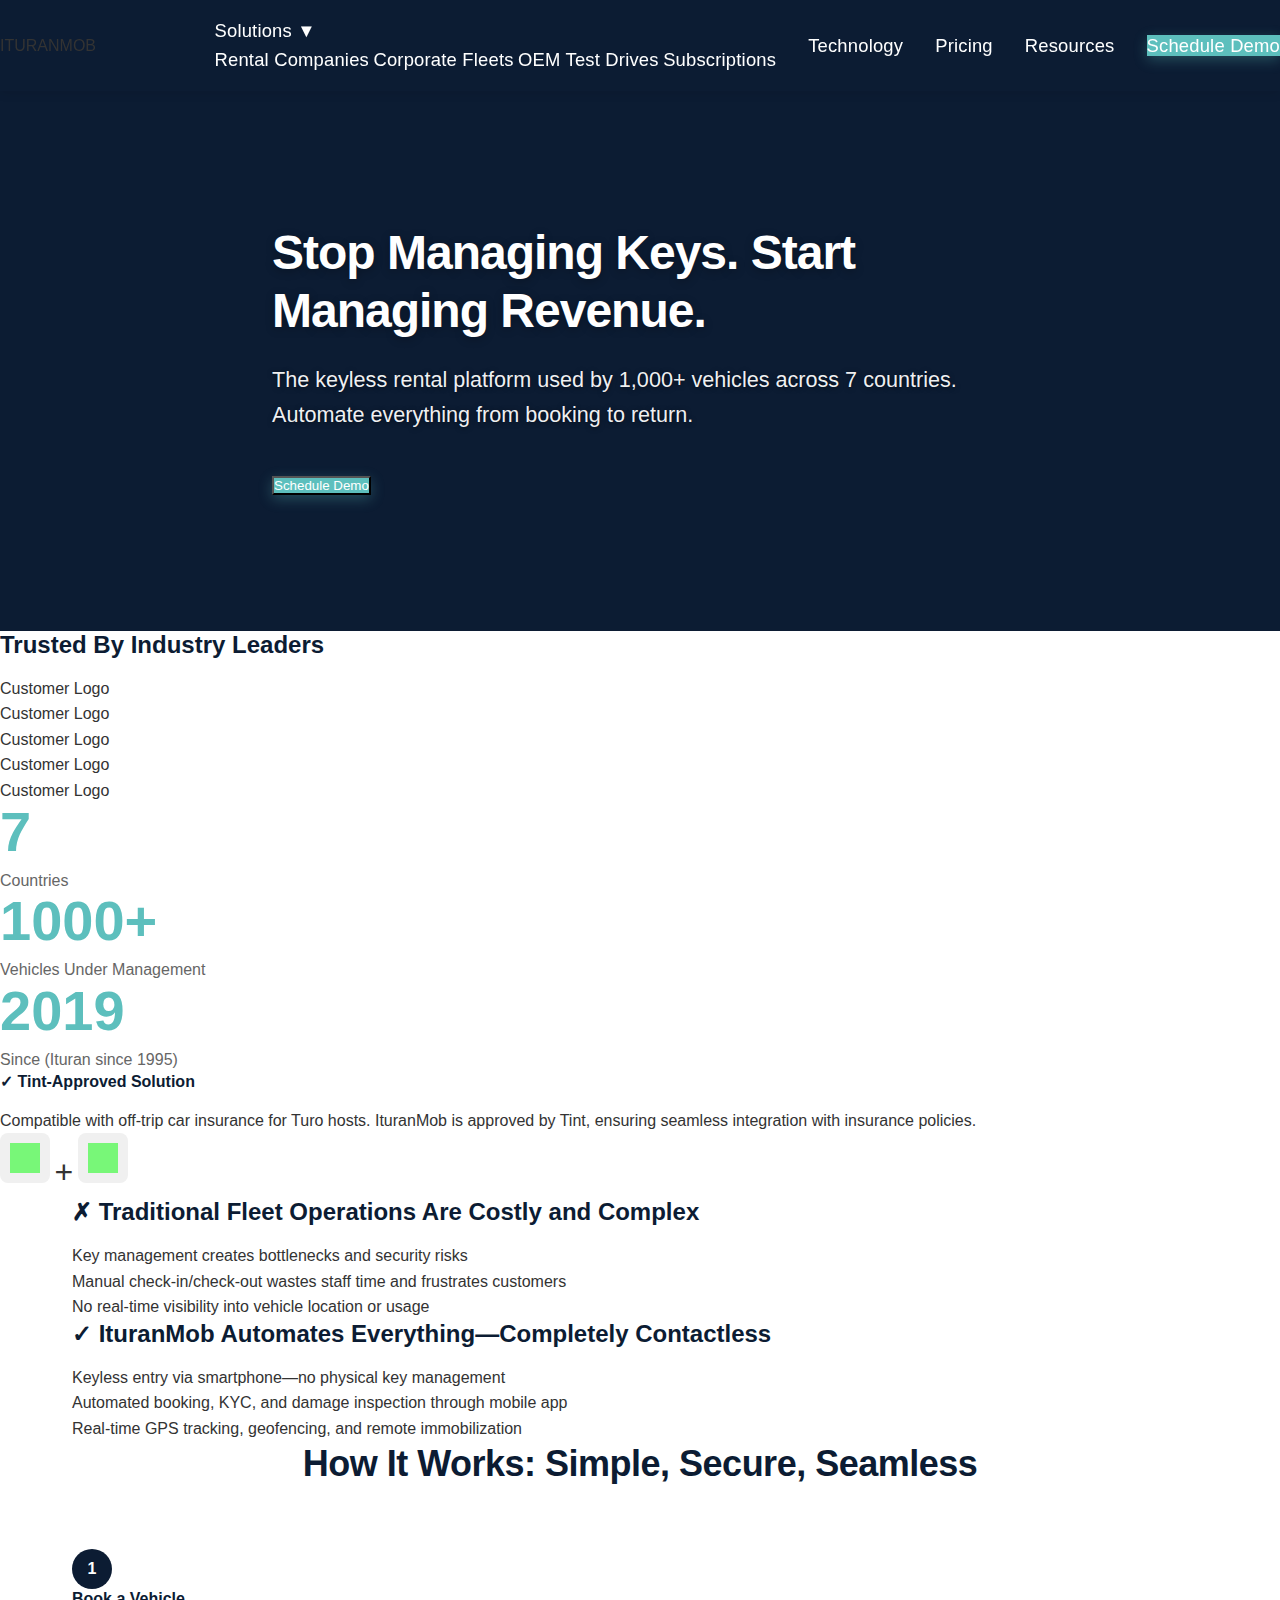
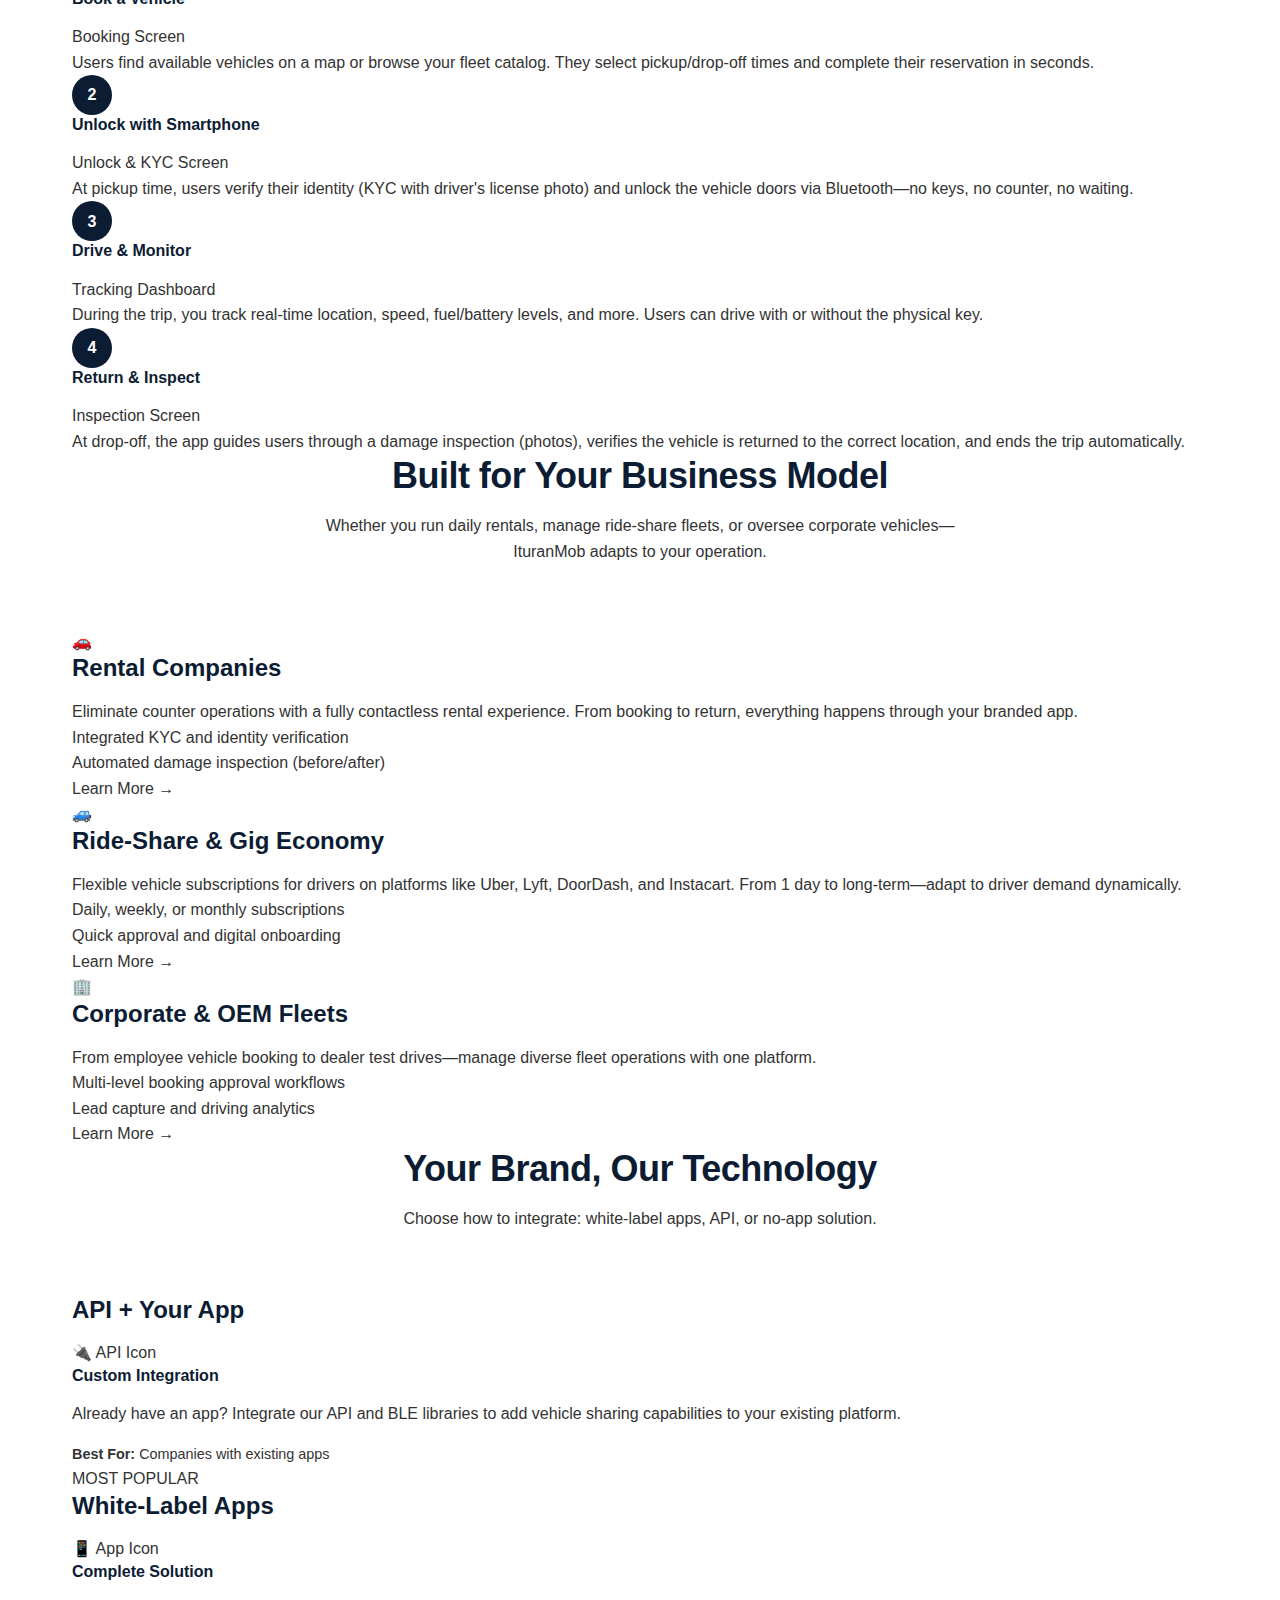
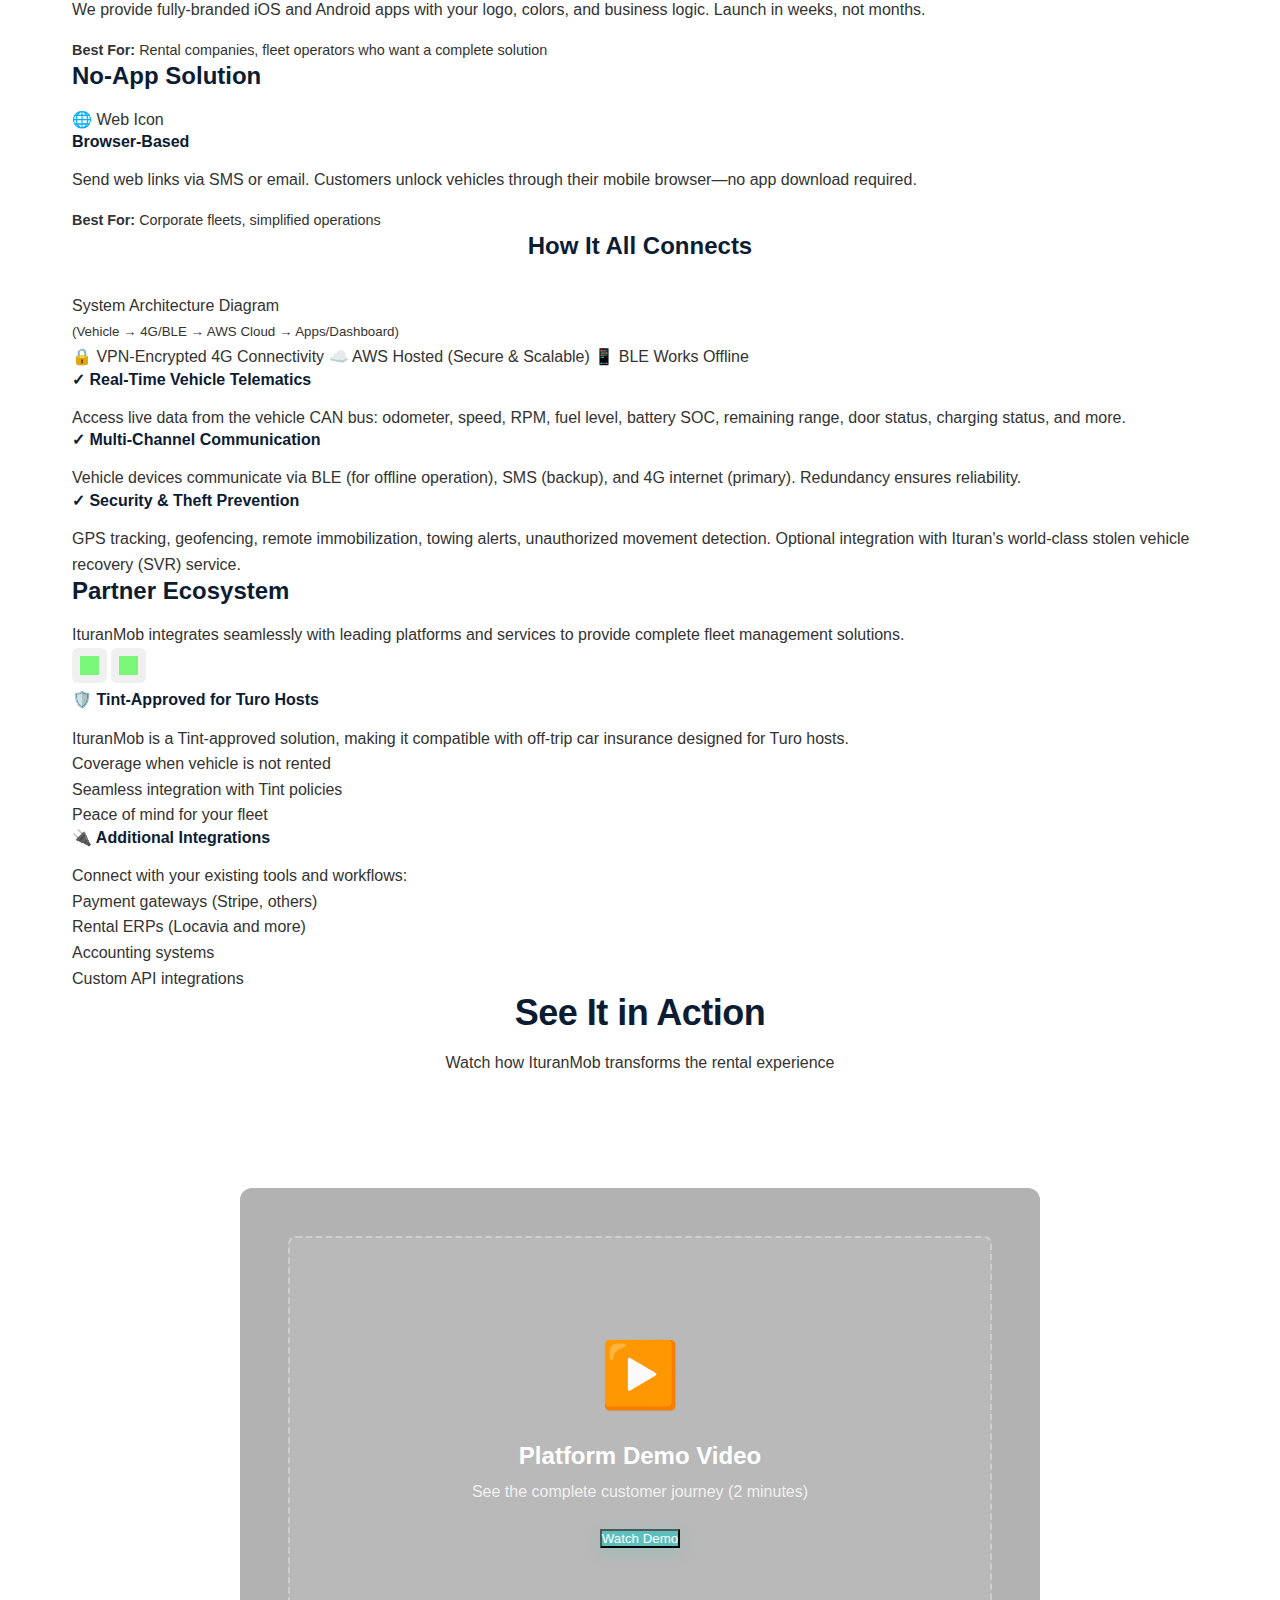
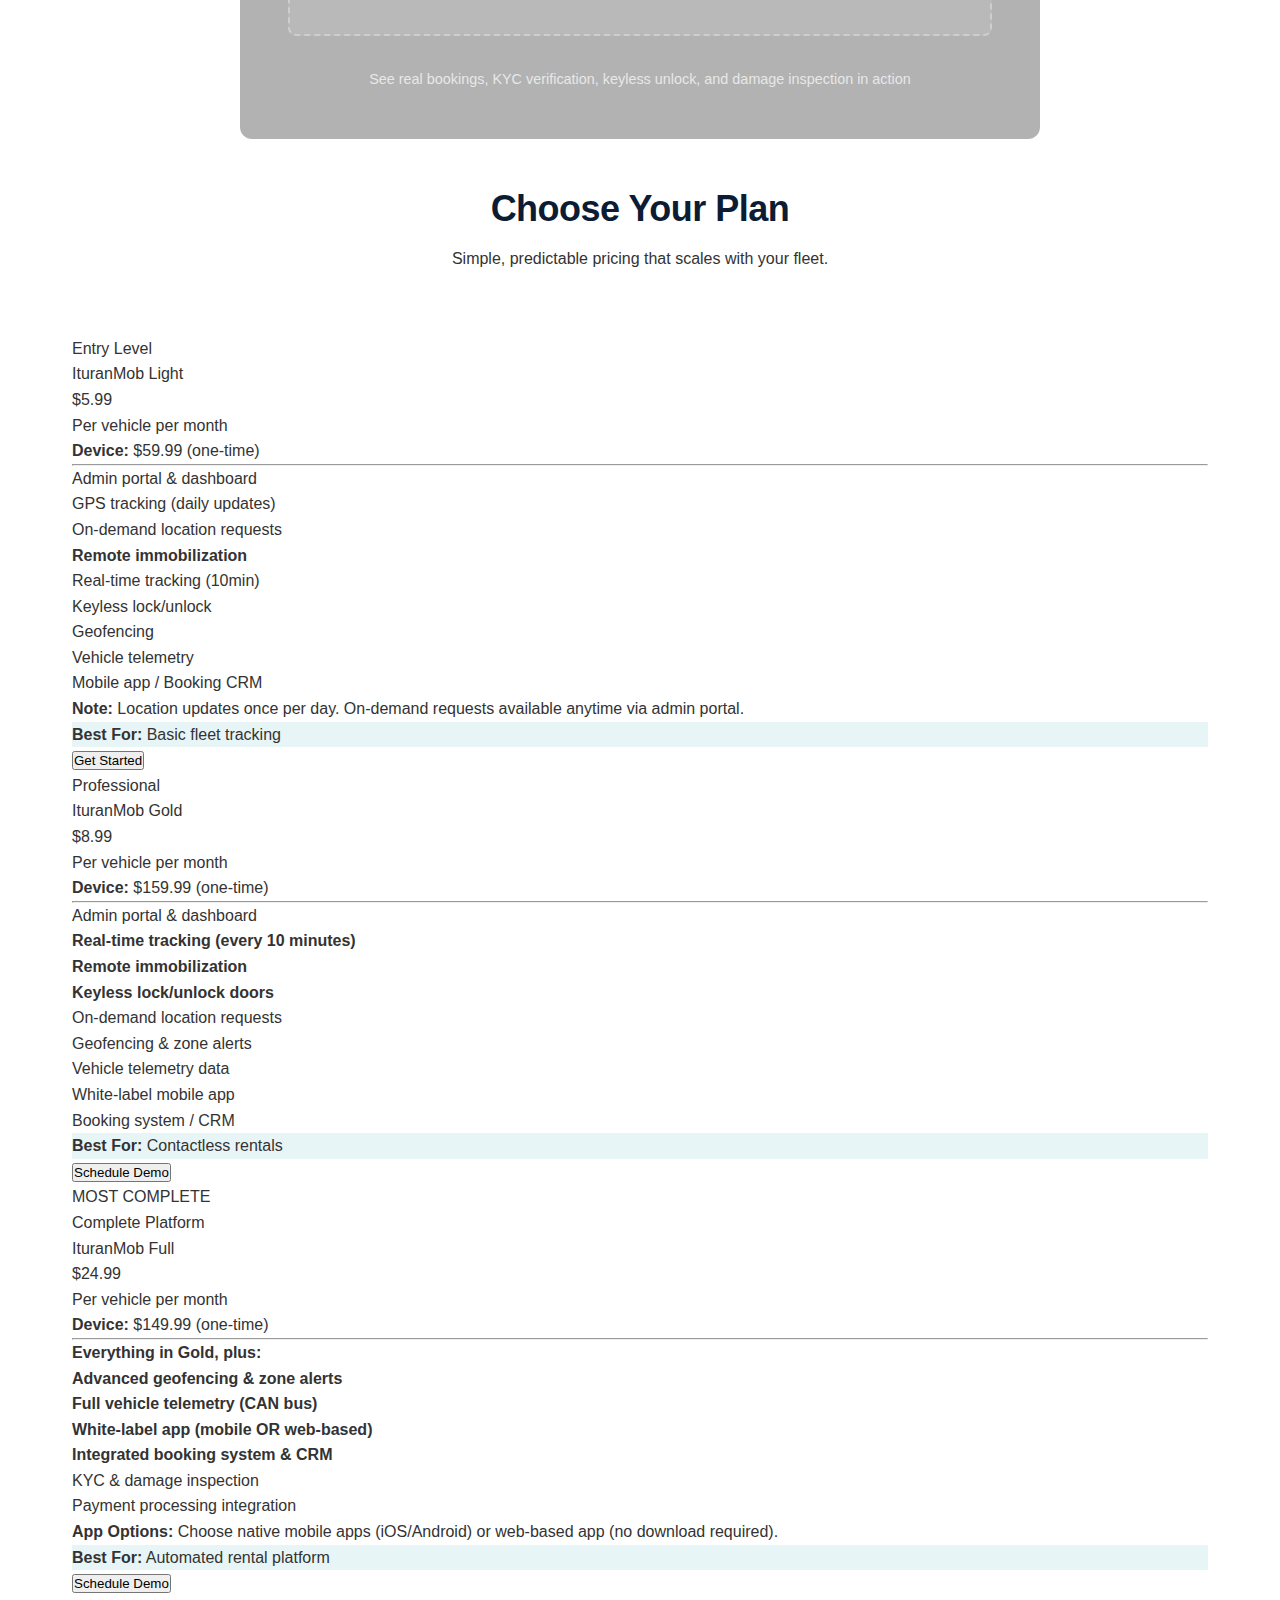
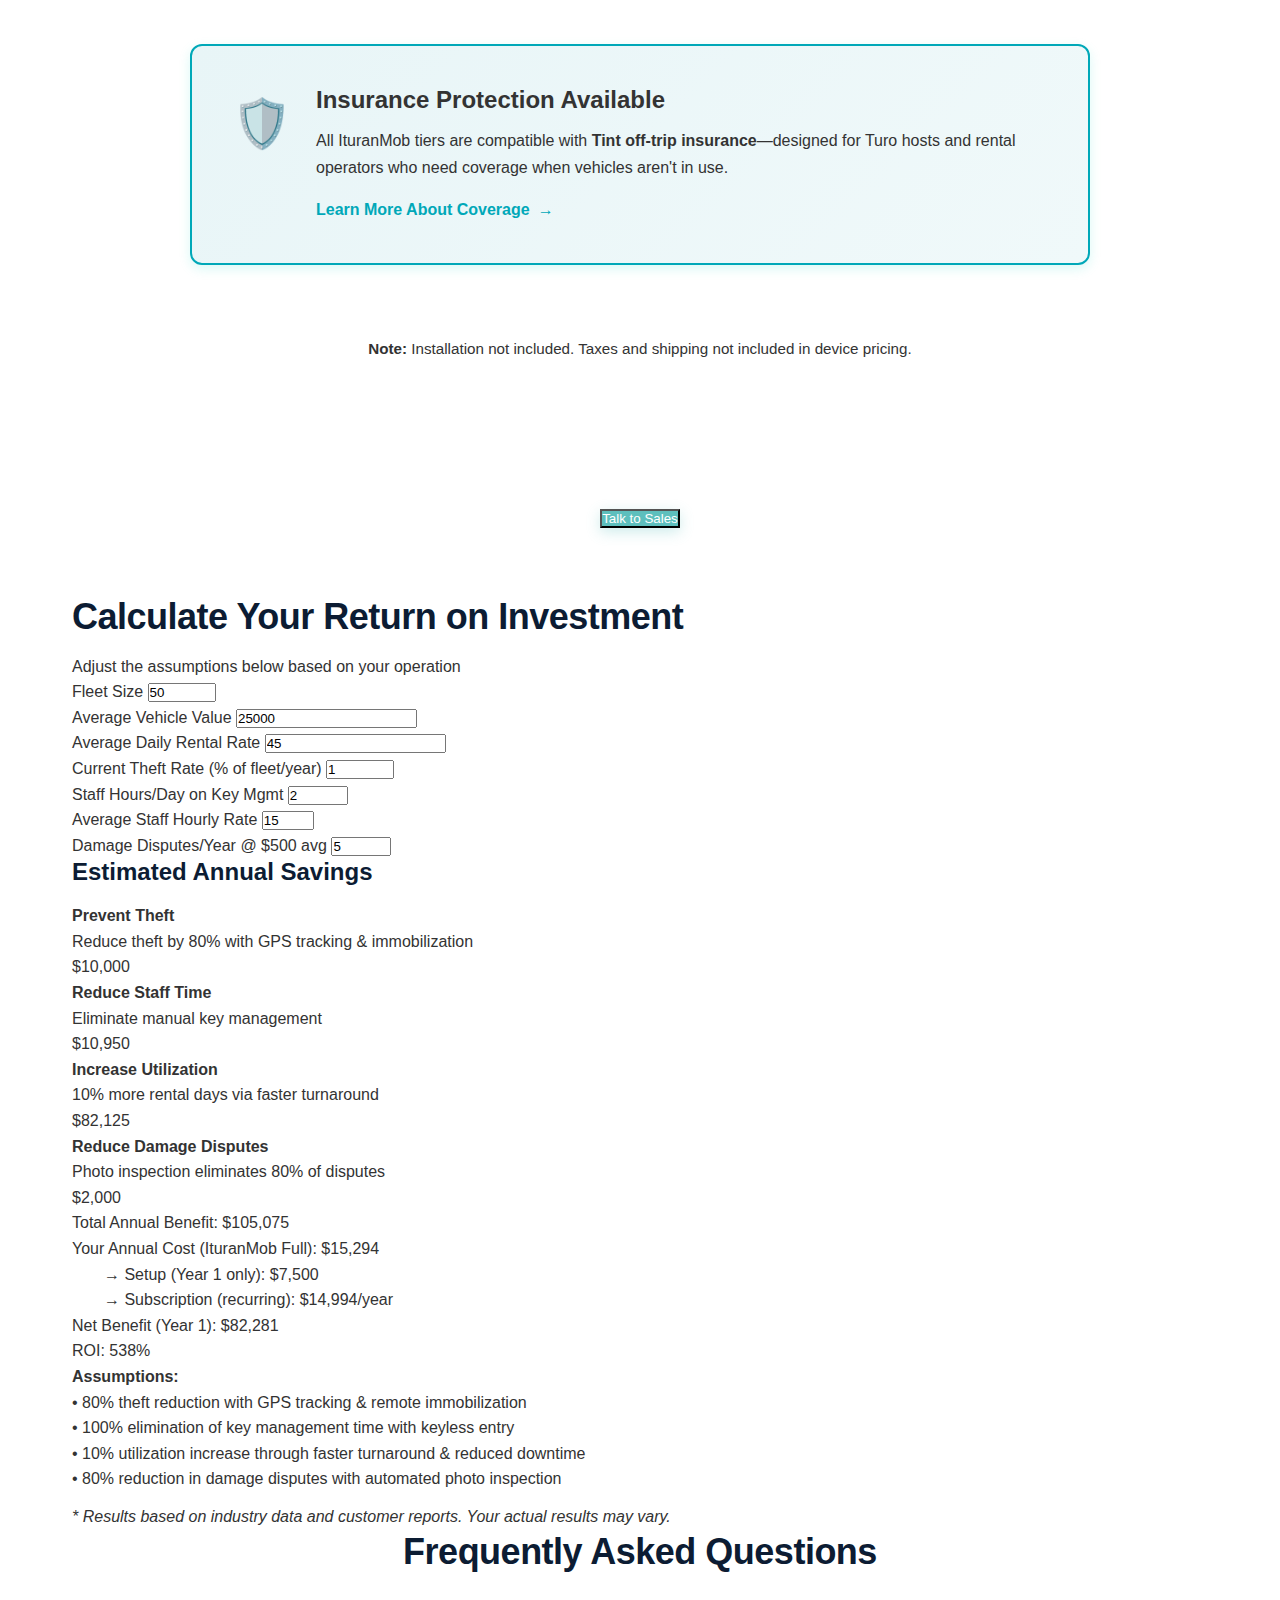
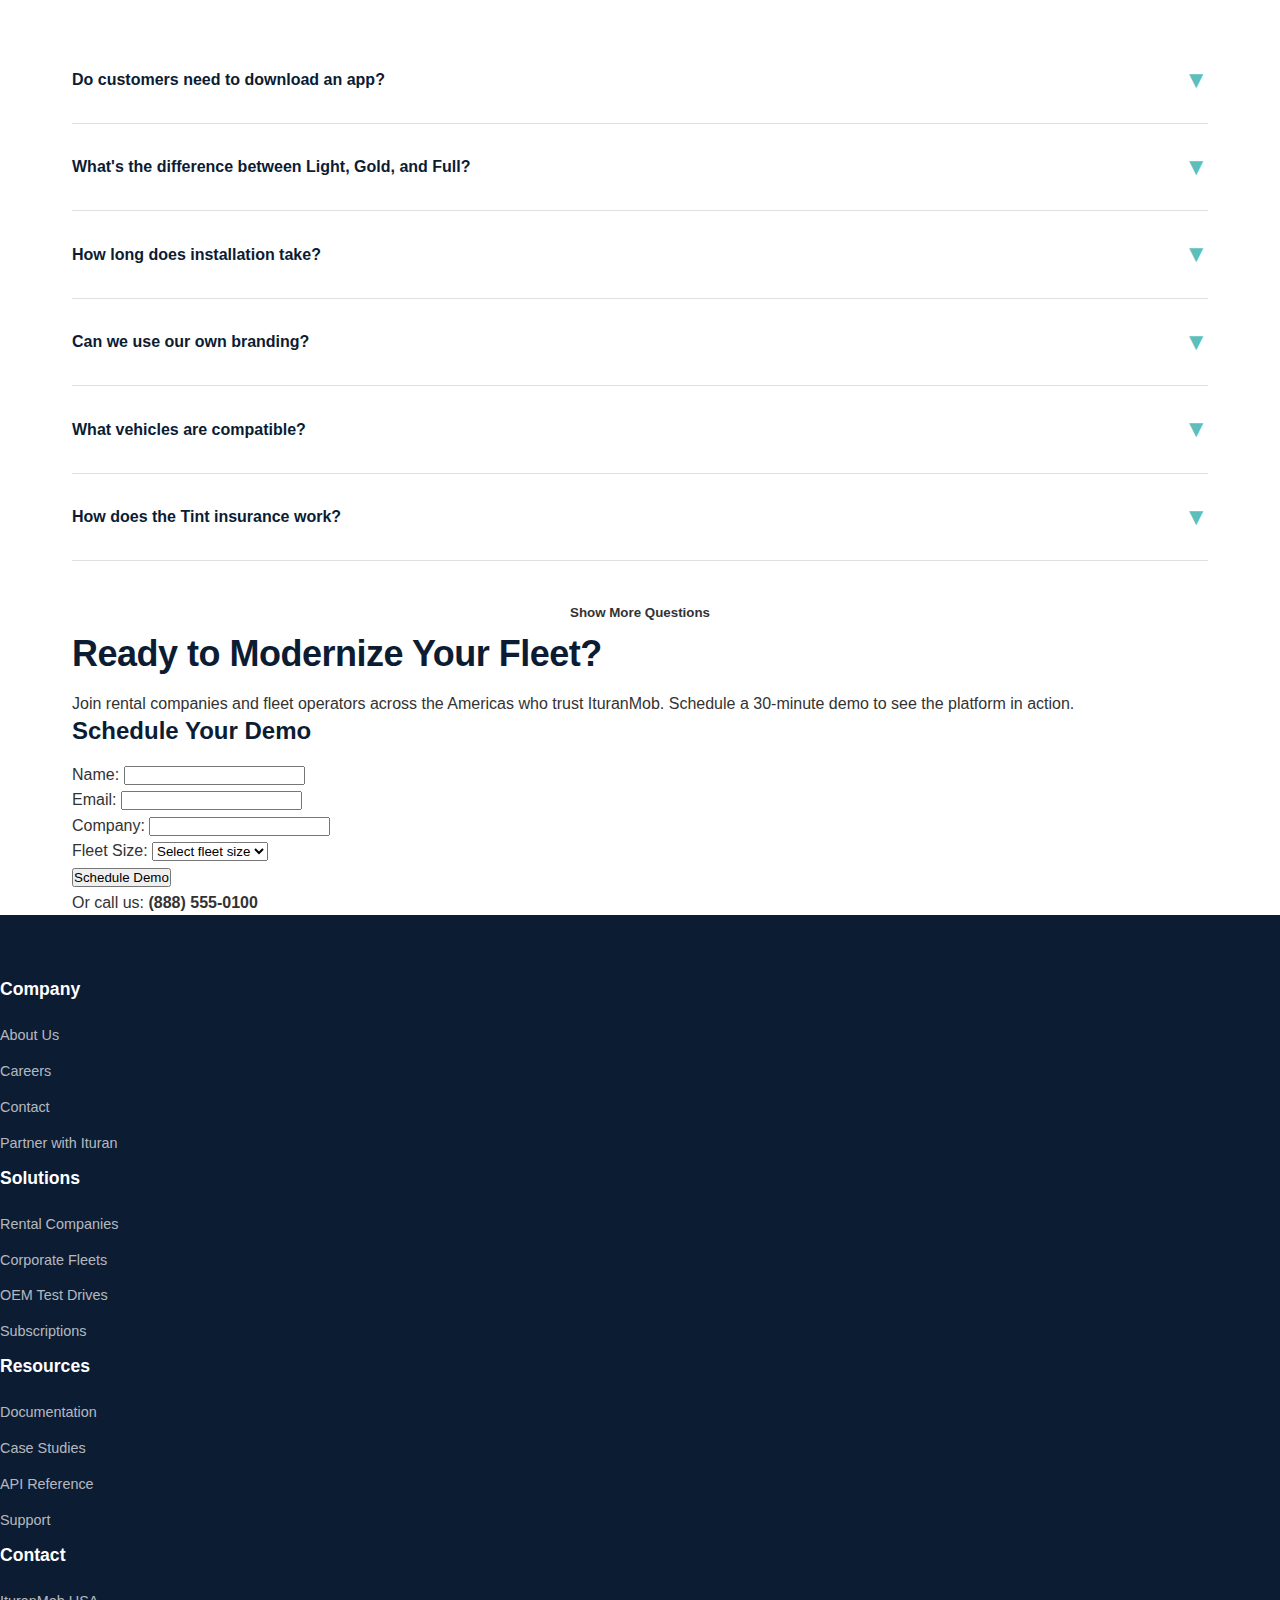
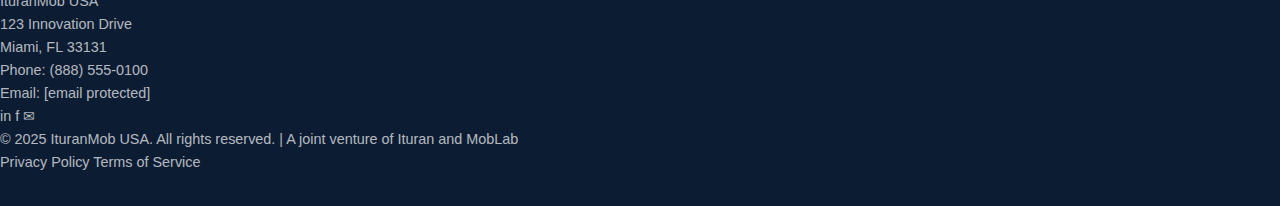
<file: index.html>
<!DOCTYPE html>
<html lang="en">
<head>
    <meta charset="UTF-8">
    <meta name="viewport" content="width=device-width, initial-scale=1.0">
    <title>IturanMob USA - Vehicle Sharing Platform for Rental Companies & Fleets</title>
    <meta name="description" content="White-label vehicle sharing platform trusted by rental companies, OEMs, and fleet operators. Contactless, automated, and fully branded.">
    
    <!-- External Stylesheet -->
    <link rel="stylesheet" href="styles.css">
</head>
<body>
    <!-- NAVIGATION -->
    <nav class="navbar">
        <div class="nav-container">
            <div class="logo">ITURANMOB</div>
            <ul class="nav-menu">
                <li class="dropdown">
                    <a href="#solutions">Solutions ▼</a>
                    <div class="dropdown-content">
                        <a href="#rental">Rental Companies</a>
                        <a href="#corporate">Corporate Fleets</a>
                        <a href="#oem">OEM Test Drives</a>
                        <a href="#subscriptions">Subscriptions</a>
                    </div>
                </li>
                <li><a href="#technology">Technology</a></li>
                <li><a href="#pricing">Pricing</a></li>
                <li><a href="#faq">Resources</a></li>
                <li><a href="#demo" class="btn-primary">Schedule Demo</a></li>
            </ul>
            <div class="mobile-toggle">☰</div>
        </div>
    </nav>

    <!-- HERO SECTION -->
    <section class="hero">
        <div class="hero-content">
            <h1>Stop Managing Keys. <span class="hero-highlight">Start Managing Revenue.</span></h1>
            <p>The keyless rental platform used by 1,000+ vehicles across 7 countries. Automate everything from booking to return.</p>
            <div class="hero-buttons">
                <button class="btn-primary" onclick="scrollToSection('demo')">Schedule Demo</button>
            </div>
        </div>
    </section>

    <!-- TRUST BAR -->
    <section class="trust-bar">
        <h3>Trusted By Industry Leaders</h3>
        <div class="logo-grid">
            <div class="customer-logo">Customer Logo</div>
            <div class="customer-logo">Customer Logo</div>
            <div class="customer-logo">Customer Logo</div>
            <div class="customer-logo">Customer Logo</div>
            <div class="customer-logo">Customer Logo</div>
        </div>
        <div class="stats">
            <div class="stat">
                <div class="stat-number">7</div>
                <div class="stat-label">Countries</div>
            </div>
            <div class="stat">
                <div class="stat-number">1000+</div>
                <div class="stat-label">Vehicles Under Management</div>
            </div>
            <div class="stat">
                <div class="stat-number">2019</div>
                <div class="stat-label">Since (Ituran since 1995)</div>
            </div>
        </div>
        
        <!-- Turo/Tint Partnership -->
        <div class="partner-section">
            <h4>✓ Tint-Approved Solution</h4>
            <p>Compatible with off-trip car insurance for Turo hosts. IturanMob is approved by Tint, ensuring seamless integration with insurance policies.</p>
            <div class="partner-logos">
                <img src="[data-uri]" alt="Turo" style="height: 50px; background: #f0f0f0; padding: 10px; border-radius: 8px;">
                <span style="font-size: 2rem; color: var(--gray);">+</span>
                <img src="[data-uri]" alt="Tint" style="height: 50px; background: #f0f0f0; padding: 10px; border-radius: 8px;">
            </div>
        </div>
    </section>

    <!-- PROBLEM/SOLUTION -->
    <section class="section">
        <div class="container">
            <div class="problem-solution">
                <div class="problem-box">
                    <h3>✗ Traditional Fleet Operations Are Costly and Complex</h3>
                    <ul>
                        <li>Key management creates bottlenecks and security risks</li>
                        <li>Manual check-in/check-out wastes staff time and frustrates customers</li>
                        <li>No real-time visibility into vehicle location or usage</li>
                    </ul>
                </div>
                <div class="solution-box">
                    <h3>✓ IturanMob Automates Everything—Completely Contactless</h3>
                    <ul>
                        <li>Keyless entry via smartphone—no physical key management</li>
                        <li>Automated booking, KYC, and damage inspection through mobile app</li>
                        <li>Real-time GPS tracking, geofencing, and remote immobilization</li>
                    </ul>
                </div>
            </div>
        </div>
    </section>

    <!-- HOW IT WORKS -->
    <section class="section section-dark" id="how-it-works">
        <div class="container">
            <div class="section-header">
                <h2>How It Works: Simple, Secure, Seamless</h2>
            </div>
            <div class="steps-grid">
                <div class="step-card">
                    <div class="step-number">1</div>
                    <h4>Book a Vehicle</h4>
                    <div class="step-image">Booking Screen</div>
                    <p>Users find available vehicles on a map or browse your fleet catalog. They select pickup/drop-off times and complete their reservation in seconds.</p>
                </div>
                <div class="step-card">
                    <div class="step-number">2</div>
                    <h4>Unlock with Smartphone</h4>
                    <div class="step-image">Unlock & KYC Screen</div>
                    <p>At pickup time, users verify their identity (KYC with driver's license photo) and unlock the vehicle doors via Bluetooth—no keys, no counter, no waiting.</p>
                </div>
                <div class="step-card">
                    <div class="step-number">3</div>
                    <h4>Drive & Monitor</h4>
                    <div class="step-image">Tracking Dashboard</div>
                    <p>During the trip, you track real-time location, speed, fuel/battery levels, and more. Users can drive with or without the physical key.</p>
                </div>
                <div class="step-card">
                    <div class="step-number">4</div>
                    <h4>Return & Inspect</h4>
                    <div class="step-image">Inspection Screen</div>
                    <p>At drop-off, the app guides users through a damage inspection (photos), verifies the vehicle is returned to the correct location, and ends the trip automatically.</p>
                </div>
            </div>
        </div>
    </section>

    <!-- USE CASES -->
    <section class="section" id="solutions">
        <div class="container">
            <div class="section-header">
                <h2>Built for Your Business Model</h2>
                <p>Whether you run daily rentals, manage ride-share fleets, or oversee corporate vehicles—IturanMob adapts to your operation.</p>
            </div>
            <div class="use-cases-grid" style="grid-template-columns: repeat(3, 1fr);">
                <div class="use-case-card">
                    <div class="use-case-icon">🚗</div>
                    <h3>Rental Companies</h3>
                    <p>Eliminate counter operations with a fully contactless rental experience. From booking to return, everything happens through your branded app.</p>
                    <ul>
                        <li>Integrated KYC and identity verification</li>
                        <li>Automated damage inspection (before/after)</li>
                    </ul>
                    <a href="#" class="learn-more">Learn More →</a>
                </div>
                <div class="use-case-card">
                    <div class="use-case-icon">🚙</div>
                    <h3>Ride-Share & Gig Economy</h3>
                    <p>Flexible vehicle subscriptions for drivers on platforms like Uber, Lyft, DoorDash, and Instacart. From 1 day to long-term—adapt to driver demand dynamically.</p>
                    <ul>
                        <li>Daily, weekly, or monthly subscriptions</li>
                        <li>Quick approval and digital onboarding</li>
                    </ul>
                    <a href="#" class="learn-more">Learn More →</a>
                </div>
                <div class="use-case-card">
                    <div class="use-case-icon">🏢</div>
                    <h3>Corporate & OEM Fleets</h3>
                    <p>From employee vehicle booking to dealer test drives—manage diverse fleet operations with one platform.</p>
                    <ul>
                        <li>Multi-level booking approval workflows</li>
                        <li>Lead capture and driving analytics</li>
                    </ul>
                    <a href="#" class="learn-more">Learn More →</a>
                </div>
            </div>
        </div>
    </section>

    <!-- TECHNOLOGY -->
    <section class="section section-dark" id="technology">
        <div class="container">
            <div class="section-header">
                <h2>Your Brand, Our Technology</h2>
                <p>Choose how to integrate: white-label apps, API, or no-app solution.</p>
            </div>
            <div class="integration-options">
                <div class="integration-card">
                    <h3>API + Your App</h3>
                    <div class="integration-image">🔌 API Icon</div>
                    <h4>Custom Integration</h4>
                    <p>Already have an app? Integrate our API and BLE libraries to add vehicle sharing capabilities to your existing platform.</p>
                    <p style="margin-top: 1rem; font-size: 0.9rem; color: var(--gray);"><strong>Best For:</strong> Companies with existing apps</p>
                </div>
                <div class="integration-card popular">
                    <div class="popular-badge">MOST POPULAR</div>
                    <h3>White-Label Apps</h3>
                    <div class="integration-image">📱 App Icon</div>
                    <h4>Complete Solution</h4>
                    <p>We provide fully-branded iOS and Android apps with your logo, colors, and business logic. Launch in weeks, not months.</p>
                    <p style="margin-top: 1rem; font-size: 0.9rem; color: var(--gray);"><strong>Best For:</strong> Rental companies, fleet operators who want a complete solution</p>
                </div>
                <div class="integration-card">
                    <h3>No-App Solution</h3>
                    <div class="integration-image">🌐 Web Icon</div>
                    <h4>Browser-Based</h4>
                    <p>Send web links via SMS or email. Customers unlock vehicles through their mobile browser—no app download required.</p>
                    <p style="margin-top: 1rem; font-size: 0.9rem; color: var(--gray);"><strong>Best For:</strong> Corporate fleets, simplified operations</p>
                </div>
            </div>

            <div class="architecture-diagram">
                <h3 style="text-align: center; margin-bottom: 2rem;">How It All Connects</h3>
                <div class="architecture-image">
                    System Architecture Diagram<br>
                    <small>(Vehicle → 4G/BLE → AWS Cloud → Apps/Dashboard)</small>
                </div>
                <div class="tech-callouts">
                    <span>🔒 VPN-Encrypted 4G Connectivity</span>
                    <span>☁️ AWS Hosted (Secure & Scalable)</span>
                    <span>📱 BLE Works Offline</span>
                </div>
            </div>

            <div class="tech-features">
                <div class="tech-feature">
                    <h4>✓ Real-Time Vehicle Telematics</h4>
                    <p>Access live data from the vehicle CAN bus: odometer, speed, RPM, fuel level, battery SOC, remaining range, door status, charging status, and more.</p>
                </div>
                <div class="tech-feature">
                    <h4>✓ Multi-Channel Communication</h4>
                    <p>Vehicle devices communicate via BLE (for offline operation), SMS (backup), and 4G internet (primary). Redundancy ensures reliability.</p>
                </div>
                <div class="tech-feature">
                    <h4>✓ Security & Theft Prevention</h4>
                    <p>GPS tracking, geofencing, remote immobilization, towing alerts, unauthorized movement detection. Optional integration with Ituran's world-class stolen vehicle recovery (SVR) service.</p>
                </div>
            </div>
            
            <!-- Partner Ecosystem -->
            <div class="partner-ecosystem">
                <h3>Partner Ecosystem</h3>
                <p class="intro">IturanMob integrates seamlessly with leading platforms and services to provide complete fleet management solutions.</p>
                
                <div class="partner-grid">
                    <div class="partner-card">
                        <div class="partner-card-logos">
                            <img src="[data-uri]" alt="Turo" style="height: 35px; background: #f0f0f0; padding: 8px; border-radius: 6px;">
                            <img src="[data-uri]" alt="Tint" style="height: 35px; background: #f0f0f0; padding: 8px; border-radius: 6px;">
                        </div>
                        <div class="partner-card-content">
                            <h4>🛡️ Tint-Approved for Turo Hosts</h4>
                            <p>IturanMob is a Tint-approved solution, making it compatible with off-trip car insurance designed for Turo hosts.</p>
                            <ul>
                                <li>Coverage when vehicle is not rented</li>
                                <li>Seamless integration with Tint policies</li>
                                <li>Peace of mind for your fleet</li>
                            </ul>
                        </div>
                    </div>
                    
                    <div class="partner-card">
                        <div class="partner-card-content" style="width: 100%;">
                            <h4>🔌 Additional Integrations</h4>
                            <p>Connect with your existing tools and workflows:</p>
                            <ul>
                                <li>Payment gateways (Stripe, others)</li>
                                <li>Rental ERPs (Locavia and more)</li>
                                <li>Accounting systems</li>
                                <li>Custom API integrations</li>
                            </ul>
                        </div>
                    </div>
                </div>
            </div>
        </div>
    </section>

    <!-- MOBILE APP SHOWCASE -->
    <section class="section">
        <div class="container">
            <div class="section-header">
                <h2>See It in Action</h2>
                <p>Watch how IturanMob transforms the rental experience</p>
            </div>
            <div class="app-showcase">
                <div style="text-align: center; padding: 3rem;">
                    <div style="max-width: 800px; margin: 0 auto; background: rgba(0,0,0,0.3); padding: 3rem; border-radius: 12px;">
                        <div style="background: rgba(255,255,255,0.1); height: 400px; border-radius: 8px; display: flex; align-items: center; justify-content: center; flex-direction: column; color: white; border: 2px dashed rgba(255,255,255,0.3);">
                            <div style="font-size: 4rem; margin-bottom: 1rem;">▶️</div>
                            <h3 style="color: white; margin-bottom: 0.5rem;">Platform Demo Video</h3>
                            <p style="opacity: 0.8; margin-bottom: 1.5rem;">See the complete customer journey (2 minutes)</p>
                            <button class="btn-primary">Watch Demo</button>
                        </div>
                        <p style="color: white; margin-top: 2rem; opacity: 0.7; font-size: 0.9rem;">
                            See real bookings, KYC verification, keyless unlock, and damage inspection in action
                        </p>
                    </div>
                </div>
            </div>
        </div>
    </section>

    <!-- PRICING -->
    <section class="section section-dark" id="pricing">
        <div class="container">
            <div class="section-header">
                <h2>Choose Your Plan</h2>
                <p>Simple, predictable pricing that scales with your fleet.</p>
            </div>
            <div class="pricing-cards">
                <!-- Light -->
                <div class="pricing-card">
                    <div class="pricing-label">Entry Level</div>
                    <div class="pricing-name">IturanMob Light</div>
                    <div class="pricing-amount">$5.99</div>
                    <div class="pricing-period">Per vehicle per month</div>
                    <div class="pricing-setup"><strong>Device:</strong> $59.99 (one-time)</div>
                    <hr>
                    <ul>
                        <li>Admin portal & dashboard</li>
                        <li>GPS tracking (daily updates)</li>
                        <li>On-demand location requests</li>
                        <li><strong>Remote immobilization</strong></li>
                        <li class="excluded">Real-time tracking (10min)</li>
                        <li class="excluded">Keyless lock/unlock</li>
                        <li class="excluded">Geofencing</li>
                        <li class="excluded">Vehicle telemetry</li>
                        <li class="excluded">Mobile app / Booking CRM</li>
                    </ul>
                    <div class="pricing-note">
                        <strong>Note:</strong> Location updates once per day. On-demand requests available anytime via admin portal.
                    </div>
                    <div class="pricing-note" style="background: #e8f5f7; border-color: #00A8B8;">
                        <strong>Best For:</strong> Basic fleet tracking
                    </div>
                    <button class="pricing-cta" onclick="scrollToSection('demo')">Get Started</button>
                </div>
                
                <!-- Gold -->
                <div class="pricing-card">
                    <div class="pricing-label">Professional</div>
                    <div class="pricing-name">IturanMob Gold</div>
                    <div class="pricing-amount">$8.99</div>
                    <div class="pricing-period">Per vehicle per month</div>
                    <div class="pricing-setup"><strong>Device:</strong> $159.99 (one-time)</div>
                    <hr>
                    <ul>
                        <li>Admin portal & dashboard</li>
                        <li><strong>Real-time tracking (every 10 minutes)</strong></li>
                        <li><strong>Remote immobilization</strong></li>
                        <li><strong>Keyless lock/unlock doors</strong></li>
                        <li>On-demand location requests</li>
                        <li class="excluded">Geofencing & zone alerts</li>
                        <li class="excluded">Vehicle telemetry data</li>
                        <li class="excluded">White-label mobile app</li>
                        <li class="excluded">Booking system / CRM</li>
                    </ul>
                    <div class="pricing-note" style="background: #e8f5f7; border-color: #00A8B8;">
                        <strong>Best For:</strong> Contactless rentals
                    </div>
                    <button class="pricing-cta" onclick="scrollToSection('demo')">Schedule Demo</button>
                </div>
                
                <!-- Full -->
                <div class="pricing-card">
                    <div class="pricing-badge" style="background: var(--navy);">MOST COMPLETE</div>
                    <div class="pricing-label">Complete Platform</div>
                    <div class="pricing-name">IturanMob Full</div>
                    <div class="pricing-amount">$24.99</div>
                    <div class="pricing-period">Per vehicle per month</div>
                    <div class="pricing-setup"><strong>Device:</strong> $149.99 (one-time)</div>
                    <hr>
                    <ul>
                        <li><strong>Everything in Gold, plus:</strong></li>
                        <li><strong>Advanced geofencing & zone alerts</strong></li>
                        <li><strong>Full vehicle telemetry (CAN bus)</strong></li>
                        <li><strong>White-label app (mobile OR web-based)</strong></li>
                        <li><strong>Integrated booking system & CRM</strong></li>
                        <li>KYC & damage inspection</li>
                        <li>Payment processing integration</li>
                    </ul>
                    <div class="pricing-note">
                        <strong>App Options:</strong> Choose native mobile apps (iOS/Android) or web-based app (no download required).
                    </div>
                    <div class="pricing-note" style="background: #e8f5f7; border-color: #00A8B8;">
                        <strong>Best For:</strong> Automated rental platform
                    </div>
                    <button class="pricing-cta" onclick="scrollToSection('demo')">Schedule Demo</button>
                </div>
            </div>
            
            <!-- Tint Insurance Protection Note -->
            <div style="max-width: 900px; margin: 3rem auto 2rem; background: linear-gradient(135deg, #e8f5f7 0%, #f0f9fa 100%); border: 2px solid #00A8B8; border-radius: 12px; padding: 2.5rem; box-shadow: 0 4px 12px rgba(0, 212, 197, 0.15);">
                <div style="display: flex; align-items: start; gap: 1.5rem;">
                    <div style="font-size: 3rem; flex-shrink: 0;">🛡️</div>
                    <div style="flex: 1;">
                        <h3 style="color: var(--navy); margin-bottom: 0.75rem; font-size: 1.5rem;">Insurance Protection Available</h3>
                        <p style="color: var(--dark-gray); line-height: 1.7; margin-bottom: 1rem;">
                            All IturanMob tiers are compatible with <strong>Tint off-trip insurance</strong>—designed for Turo hosts and rental operators who need coverage when vehicles aren't in use.
                        </p>
                        <a href="#" style="display: inline-flex; align-items: center; gap: 0.5rem; color: #00A8B8; font-weight: 600; text-decoration: none; transition: gap 0.3s;">
                            Learn More About Coverage 
                            <span style="transition: transform 0.3s;">→</span>
                        </a>
                    </div>
                </div>
            </div>
            
            <div style="text-align: center; margin-top: 2.5rem; padding: 2rem; background: white; border-radius: 12px; max-width: 800px; margin-left: auto; margin-right: auto;">
                <p style="color: var(--gray); font-size: 0.95rem; margin-bottom: 1rem;">
                    <strong>Note:</strong> Installation not included. Taxes and shipping not included in device pricing.
                </p>
                <div style="background: linear-gradient(135deg, var(--navy), #2A3F5A); color: white; padding: 2rem; border-radius: 8px;">
                    <div style="font-size: 1.5rem; font-weight: bold; margin-bottom: 0.5rem;">Managing 50+ Vehicles?</div>
                    <p style="margin-bottom: 1.5rem; opacity: 0.9;">Let's discuss custom pricing and enterprise features tailored to your operation.</p>
                    <button class="btn-primary" onclick="scrollToSection('demo')">Talk to Sales</button>
                </div>
            </div>
        </div>
    </section>

    <!-- ROI CALCULATOR -->
    <section class="roi-calculator">
        <div class="container">
            <h2>Calculate Your Return on Investment</h2>
            <p class="subtitle">Adjust the assumptions below based on your operation</p>
            
            <div class="roi-content">
                <div class="roi-inputs">
                    <div class="roi-input-group">
                        <label>
                            Fleet Size
                        </label>
                        <input type="number" id="fleet-size" value="50" min="1" max="1000">
                    </div>
                    
                    <div class="roi-input-group">
                        <label>
                            Average Vehicle Value
                        </label>
                        <input type="number" id="vehicle-value" value="25000" min="5000" step="1000">
                    </div>
                    
                    <div class="roi-input-group">
                        <label>
                            Average Daily Rental Rate
                        </label>
                        <input type="number" id="rental-rate" value="45" min="10" step="5">
                    </div>
                    
                    <div class="roi-input-group">
                        <label>
                            Current Theft Rate
                            <span class="hint">(% of fleet/year)</span>
                        </label>
                        <input type="number" id="theft-rate" value="1" min="0" max="10" step="0.1">
                    </div>
                    
                    <div class="roi-input-group">
                        <label>
                            Staff Hours/Day on Key Mgmt
                        </label>
                        <input type="number" id="staff-hours" value="2" min="0" max="8" step="0.5">
                    </div>
                    
                    <div class="roi-input-group">
                        <label>
                            Average Staff Hourly Rate
                        </label>
                        <input type="number" id="staff-rate" value="15" min="10" max="50">
                    </div>
                    
                    <div class="roi-input-group">
                        <label>
                            Damage Disputes/Year
                            <span class="hint">@ $500 avg</span>
                        </label>
                        <input type="number" id="disputes" value="5" min="0" max="100">
                    </div>
                </div>
                
                <div class="roi-results">
                    <h3>Estimated Annual Savings</h3>
                    
                    <div class="roi-row">
                        <div class="roi-row-label">
                            <strong>Prevent Theft</strong>
                            <div class="description">Reduce theft by 80% with GPS tracking & immobilization</div>
                        </div>
                        <div class="roi-row-value" id="theft-savings">$10,000</div>
                    </div>
                    
                    <div class="roi-row">
                        <div class="roi-row-label">
                            <strong>Reduce Staff Time</strong>
                            <div class="description">Eliminate manual key management</div>
                        </div>
                        <div class="roi-row-value" id="staff-savings">$10,950</div>
                    </div>
                    
                    <div class="roi-row">
                        <div class="roi-row-label">
                            <strong>Increase Utilization</strong>
                            <div class="description">10% more rental days via faster turnaround</div>
                        </div>
                        <div class="roi-row-value" id="utilization-benefit">$82,125</div>
                    </div>
                    
                    <div class="roi-row">
                        <div class="roi-row-label">
                            <strong>Reduce Damage Disputes</strong>
                            <div class="description">Photo inspection eliminates 80% of disputes</div>
                        </div>
                        <div class="roi-row-value" id="dispute-savings">$2,000</div>
                    </div>
                </div>
                
                <div class="roi-totals">
                    <div class="roi-total-row">
                        <span>Total Annual Benefit:</span>
                        <span id="total-benefit">$105,075</span>
                    </div>
                    <div class="roi-total-row">
                        <span>Your Annual Cost (IturanMob Full):</span>
                        <span id="annual-cost">$15,294</span>
                    </div>
                    <div class="roi-total-row" style="font-size: 1rem; color: var(--gray);">
                        <span style="padding-left: 2rem;">→ Setup (Year 1 only):</span>
                        <span id="setup-cost">$7,500</span>
                    </div>
                    <div class="roi-total-row" style="font-size: 1rem; color: var(--gray);">
                        <span style="padding-left: 2rem;">→ Subscription (recurring):</span>
                        <span id="subscription-cost">$14,994/year</span>
                    </div>
                    <div class="roi-total-row highlight">
                        <span>Net Benefit (Year 1):</span>
                        <span id="net-benefit">$82,281</span>
                    </div>
                    <div class="roi-total-row highlight">
                        <span>ROI:</span>
                        <span id="roi-percent">538%</span>
                    </div>
                </div>
                
                <div class="roi-assumptions">
                    <strong>Assumptions:</strong>
                    <p>• 80% theft reduction with GPS tracking & remote immobilization</p>
                    <p>• 100% elimination of key management time with keyless entry</p>
                    <p>• 10% utilization increase through faster turnaround & reduced downtime</p>
                    <p>• 80% reduction in damage disputes with automated photo inspection</p>
                    <p style="margin-top: 0.75rem; font-style: italic;">* Results based on industry data and customer reports. Your actual results may vary.</p>
                </div>
            </div>
        </div>
    </section>

    <!-- FAQ -->
    <section class="section" id="faq">
        <div class="container">
            <div class="section-header">
                <h2>Frequently Asked Questions</h2>
            </div>
            <div class="faq-container">
                <div class="faq-item" onclick="toggleFAQ(this)">
                    <div class="faq-question">
                        <span>Do customers need to download an app?</span>
                        <span class="faq-icon">▼</span>
                    </div>
                    <div class="faq-answer">
                        <p>You have three options: (1) White-label apps we provide (most common), (2) Integration into your existing app via our API, or (3) No-app solution where users access via web links sent by SMS/email.</p>
                    </div>
                </div>
                <div class="faq-item" onclick="toggleFAQ(this)">
                    <div class="faq-question">
                        <span>What's the difference between Light, Gold, and Full?</span>
                        <span class="faq-icon">▼</span>
                    </div>
                    <div class="faq-answer">
                        <p><strong>IturanMob Light:</strong> Basic tracking with daily location updates, perfect for basic fleet visibility and theft prevention.<br><br><strong>IturanMob Gold:</strong> Real-time tracking every 10 minutes, plus keyless entry and remote immobilization—ideal for professional operations.<br><br><strong>IturanMob Full:</strong> Complete platform with geofencing, telemetry, white-label apps, and integrated booking/CRM—designed for rental companies.</p>
                    </div>
                </div>
                <div class="faq-item" onclick="toggleFAQ(this)">
                    <div class="faq-question">
                        <span>How long does installation take?</span>
                        <span class="faq-icon">▼</span>
                    </div>
                    <div class="faq-answer">
                        <p>Installation time varies by device and vehicle type. Our team trains your technicians or recommended installers. Once trained, your team can install at scale.</p>
                    </div>
                </div>
                <div class="faq-item" onclick="toggleFAQ(this)">
                    <div class="faq-question">
                        <span>Can we use our own branding?</span>
                        <span class="faq-icon">▼</span>
                    </div>
                    <div class="faq-answer">
                        <p>Absolutely! IturanMob Full is a white-label solution. The apps, dashboards, and customer communications all use your logo, colors, and branding.</p>
                    </div>
                </div>
                <div class="faq-item" onclick="toggleFAQ(this)">
                    <div class="faq-question">
                        <span>What vehicles are compatible?</span>
                        <span class="faq-icon">▼</span>
                    </div>
                    <div class="faq-answer">
                        <p>We support cars, motorcycles, scooters, vans, trucks, and buses. Our devices integrate with most vehicle types manufactured after 2010 with OBD-II ports or CAN bus access.</p>
                    </div>
                </div>
                <div class="faq-item" onclick="toggleFAQ(this)">
                    <div class="faq-question">
                        <span>How does the Tint insurance work?</span>
                        <span class="faq-icon">▼</span>
                    </div>
                    <div class="faq-answer">
                        <p>IturanMob is Tint-approved, making it compatible with off-trip car insurance for Turo hosts. This provides coverage when your vehicle is not actively rented, giving you complete protection for your fleet.</p>
                    </div>
                </div>
                
                <!-- Hidden FAQs -->
                <div id="more-faqs" style="display: none;">
                    <div class="faq-item" onclick="toggleFAQ(this)">
                        <div class="faq-question">
                            <span>What's the difference between mobile app and web app?</span>
                            <span class="faq-icon">▼</span>
                        </div>
                        <div class="faq-answer">
                            <p>With IturanMob Full, you choose between:<br><br><strong>• Native Mobile App:</strong> iOS and Android apps with your branding in the App Store and Google Play. Best for customer-facing rental operations.<br><br><strong>• Web-Based App:</strong> Customers access via browser link (SMS/email), no download required. Perfect for corporate fleets or simplified operations.<br><br>Most rental companies choose native mobile apps for better customer experience, while corporate fleets often prefer the web-based option for simplicity.</p>
                        </div>
                    </div>
                    <div class="faq-item" onclick="toggleFAQ(this)">
                        <div class="faq-question">
                            <span>What about international operations?</span>
                            <span class="faq-icon">▼</span>
                        </div>
                        <div class="faq-answer">
                            <p>IturanMob currently operates in 7 countries (US, Brazil, Mexico, Colombia, Ecuador, Argentina, Israel). We can support multi-country fleets with centralized management.</p>
                        </div>
                    </div>
                    <div class="faq-item" onclick="toggleFAQ(this)">
                        <div class="faq-question">
                            <span>How secure is the system?</span>
                            <span class="faq-icon">▼</span>
                        </div>
                        <div class="faq-answer">
                            <p>Military-grade security: VPN-encrypted 4G communication, AWS hosting with redundancy, multi-factor authentication, and optional integration with Ituran's stolen vehicle recovery service (world leader in SVR).</p>
                        </div>
                    </div>
                    <div class="faq-item" onclick="toggleFAQ(this)">
                        <div class="faq-question">
                            <span>Can we integrate with our existing systems?</span>
                            <span class="faq-icon">▼</span>
                        </div>
                        <div class="faq-answer">
                            <p>Yes! We have API integrations with major rental ERPs (Locavia and others) and payment gateways (Stripe, Getnet, Pagar.me/Stone). Custom integrations available.</p>
                        </div>
                    </div>
                    <div class="faq-item" onclick="toggleFAQ(this)">
                        <div class="faq-question">
                            <span>How quickly can we launch?</span>
                            <span class="faq-icon">▼</span>
                        </div>
                        <div class="faq-answer">
                            <p>Most clients launch within 4-8 weeks: 1 week for requirements, 2-3 weeks for device installation, 1-2 weeks for app customization and testing, 1 week for staff training. Expedited timelines available.</p>
                        </div>
                    </div>
                </div>
                
                <div style="text-align: center; margin-top: 2rem;">
                    <button onclick="toggleMoreFAQs()" id="faq-toggle-btn" style="background: transparent; border: 2px solid var(--turquoise); color: var(--turquoise); padding: 0.75rem 2rem; border-radius: 5px; font-weight: 600; cursor: pointer; transition: all 0.3s;">
                        Show More Questions
                    </button>
                </div>
            </div>
        </div>
    </section>

    <!-- FINAL CTA -->
    <section class="final-cta" id="demo">
        <div class="container">
            <h2>Ready to Modernize Your Fleet?</h2>
            <p>Join rental companies and fleet operators across the Americas who trust IturanMob. Schedule a 30-minute demo to see the platform in action.</p>
            <div class="demo-form">
                <h3>Schedule Your Demo</h3>
                <form onsubmit="handleFormSubmit(event)">
                    <div class="form-group">
                        <label for="name">Name:</label>
                        <input type="text" id="name" name="name" required>
                    </div>
                    <div class="form-group">
                        <label for="email">Email:</label>
                        <input type="email" id="email" name="email" required>
                    </div>
                    <div class="form-group">
                        <label for="company">Company:</label>
                        <input type="text" id="company" name="company" required>
                    </div>
                    <div class="form-group">
                        <label for="fleet-size-form">Fleet Size:</label>
                        <select id="fleet-size-form" name="fleet-size" required>
                            <option value="">Select fleet size</option>
                            <option value="1-10">1-10 vehicles</option>
                            <option value="11-50">11-50 vehicles</option>
                            <option value="51-100">51-100 vehicles</option>
                            <option value="100+">100+ vehicles</option>
                        </select>
                    </div>
                    <button type="submit" class="submit-btn">Schedule Demo</button>
                </form>
                <div class="alt-contact">
                    Or call us: <strong>(888) 555-0100</strong>
                </div>
            </div>
        </div>
    </section>

    <!-- FOOTER -->
    <footer class="footer">
        <div class="footer-content">
            <div class="footer-column">
                <h4>Company</h4>
                <ul>
                    <li><a href="#">About Us</a></li>
                    <li><a href="#">Careers</a></li>
                    <li><a href="#">Contact</a></li>
                    <li><a href="#">Partner with Ituran</a></li>
                </ul>
            </div>
            <div class="footer-column">
                <h4>Solutions</h4>
                <ul>
                    <li><a href="#">Rental Companies</a></li>
                    <li><a href="#">Corporate Fleets</a></li>
                    <li><a href="#">OEM Test Drives</a></li>
                    <li><a href="#">Subscriptions</a></li>
                </ul>
            </div>
            <div class="footer-column">
                <h4>Resources</h4>
                <ul>
                    <li><a href="#">Documentation</a></li>
                    <li><a href="#">Case Studies</a></li>
                    <li><a href="#">API Reference</a></li>
                    <li><a href="#">Support</a></li>
                </ul>
            </div>
            <div class="footer-column">
                <h4>Contact</h4>
                <p>IturanMob USA<br>
                123 Innovation Drive<br>
                Miami, FL 33131<br>
                Phone: (888) 555-0100<br>
                Email: <a href="/cdn-cgi/l/email-protection" class="__cf_email__" data-cfemail="b0d9ded6dff0d9c4c5c2d1dedddfd29ed3dfdd">[email&#160;protected]</a></p>
                <div class="social-links">
                    <a href="#" class="social-icon">in</a>
                    <a href="#" class="social-icon">f</a>
                    <a href="#" class="social-icon">✉</a>
                </div>
            </div>
        </div>
        <div class="footer-bottom">
            <div>© 2025 IturanMob USA. All rights reserved. | A joint venture of Ituran and MobLab</div>
            <div class="legal-links">
                <a href="#">Privacy Policy</a>
                <a href="#">Terms of Service</a>
            </div>
        </div>
    </footer>

    <!-- External JavaScript -->
    <script src="script.js"></script>
</body>
</html>
</file>
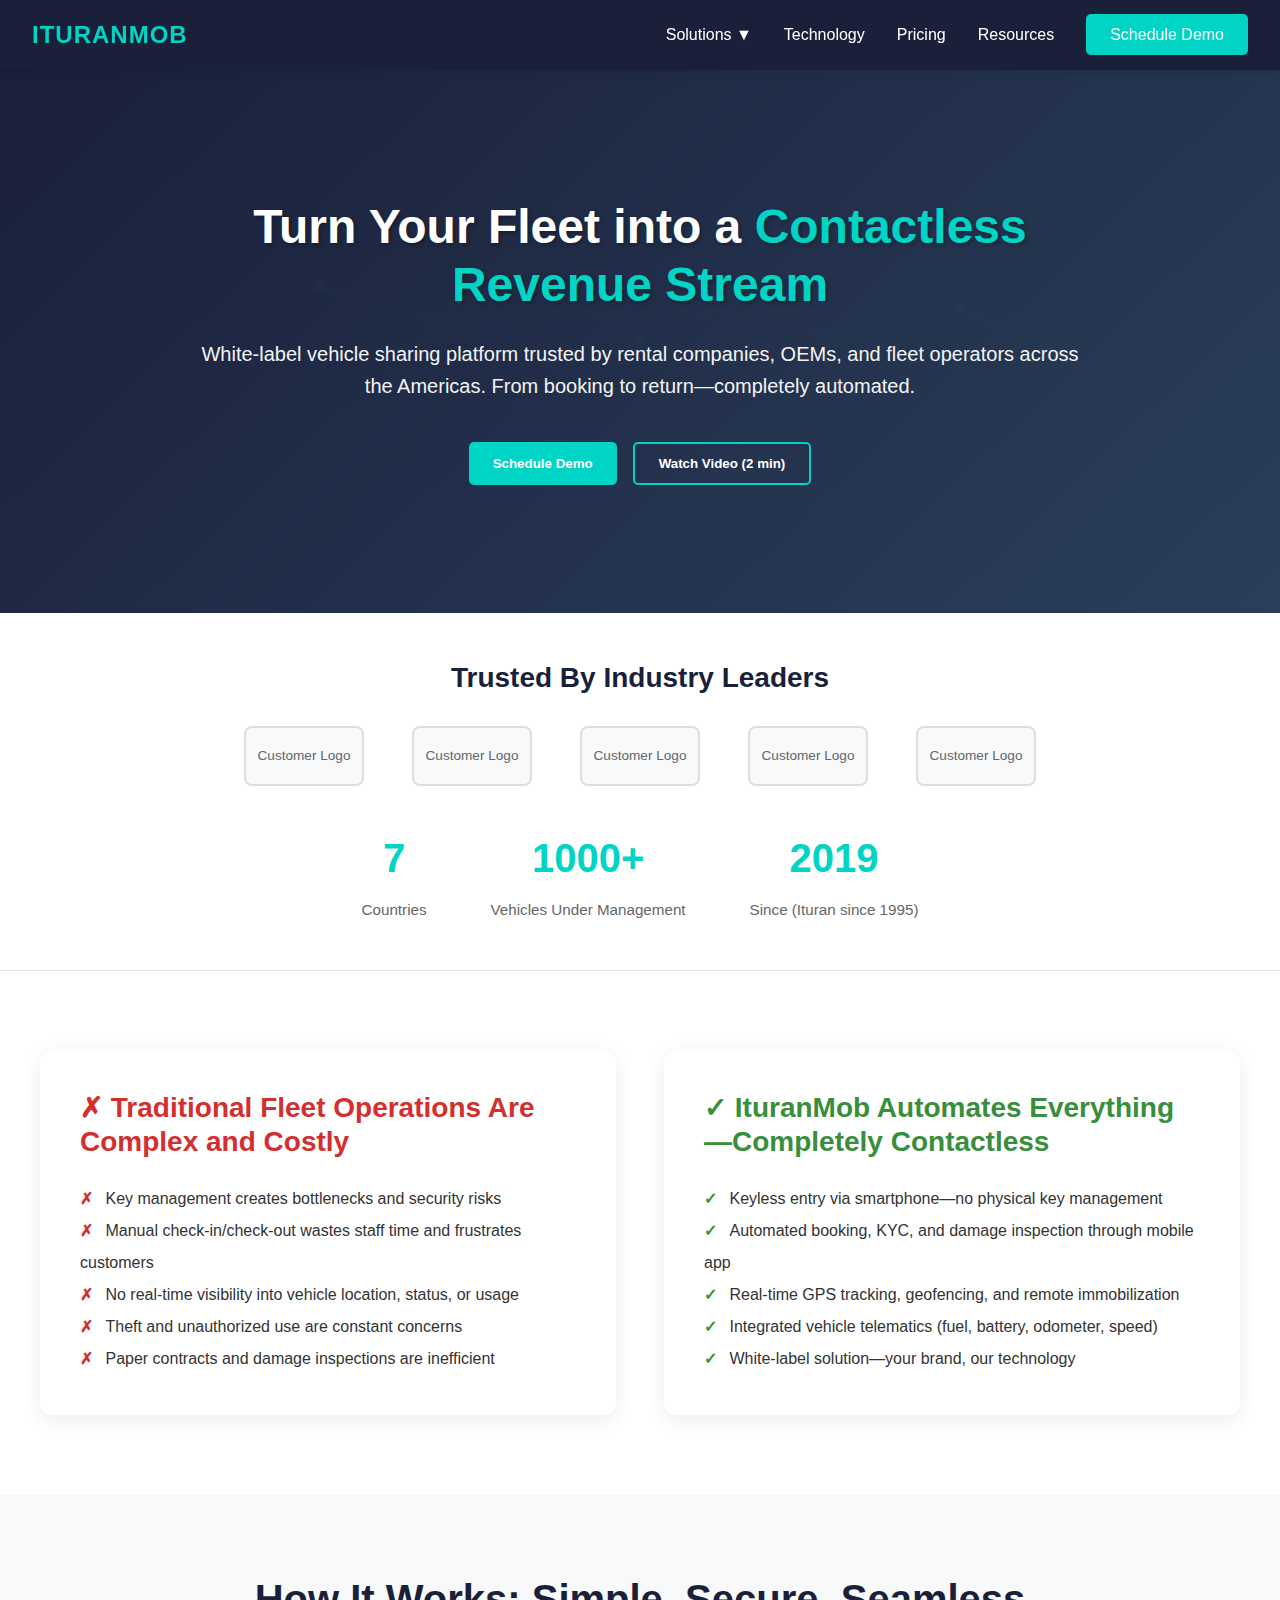
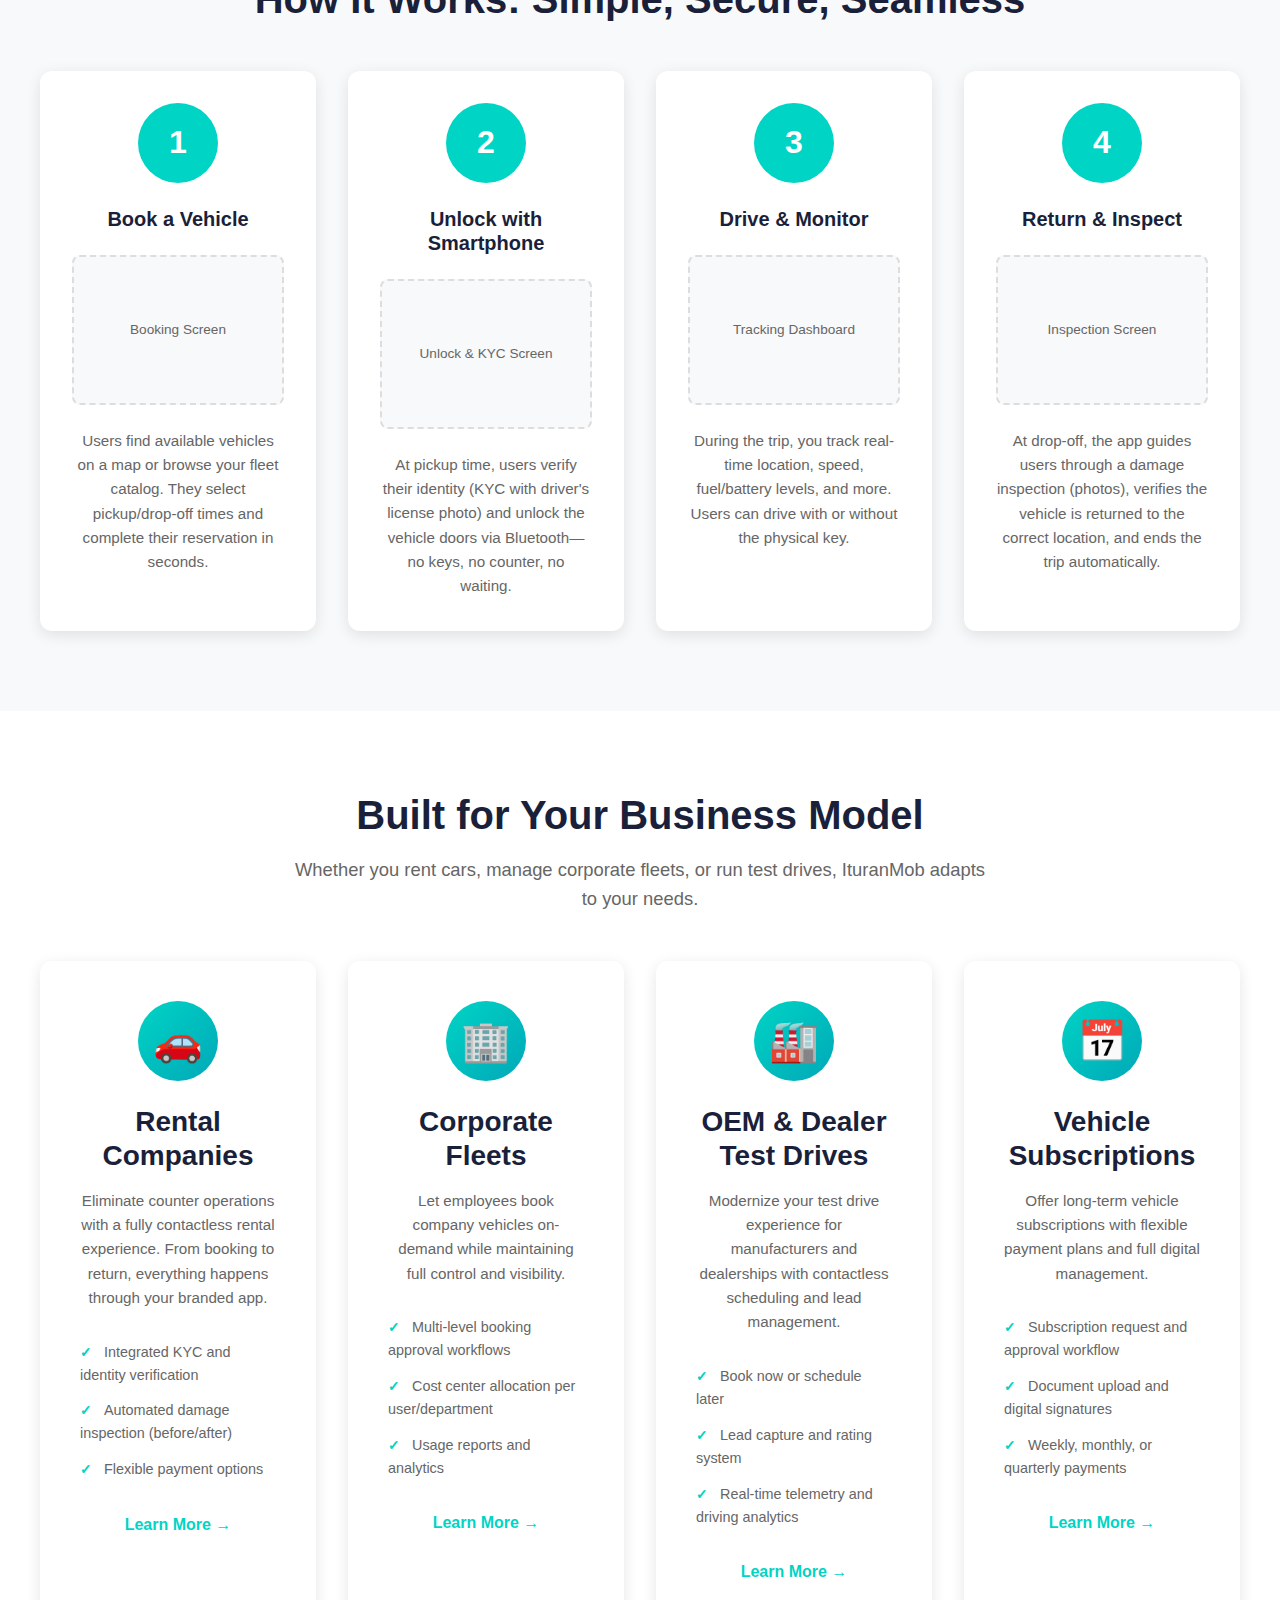
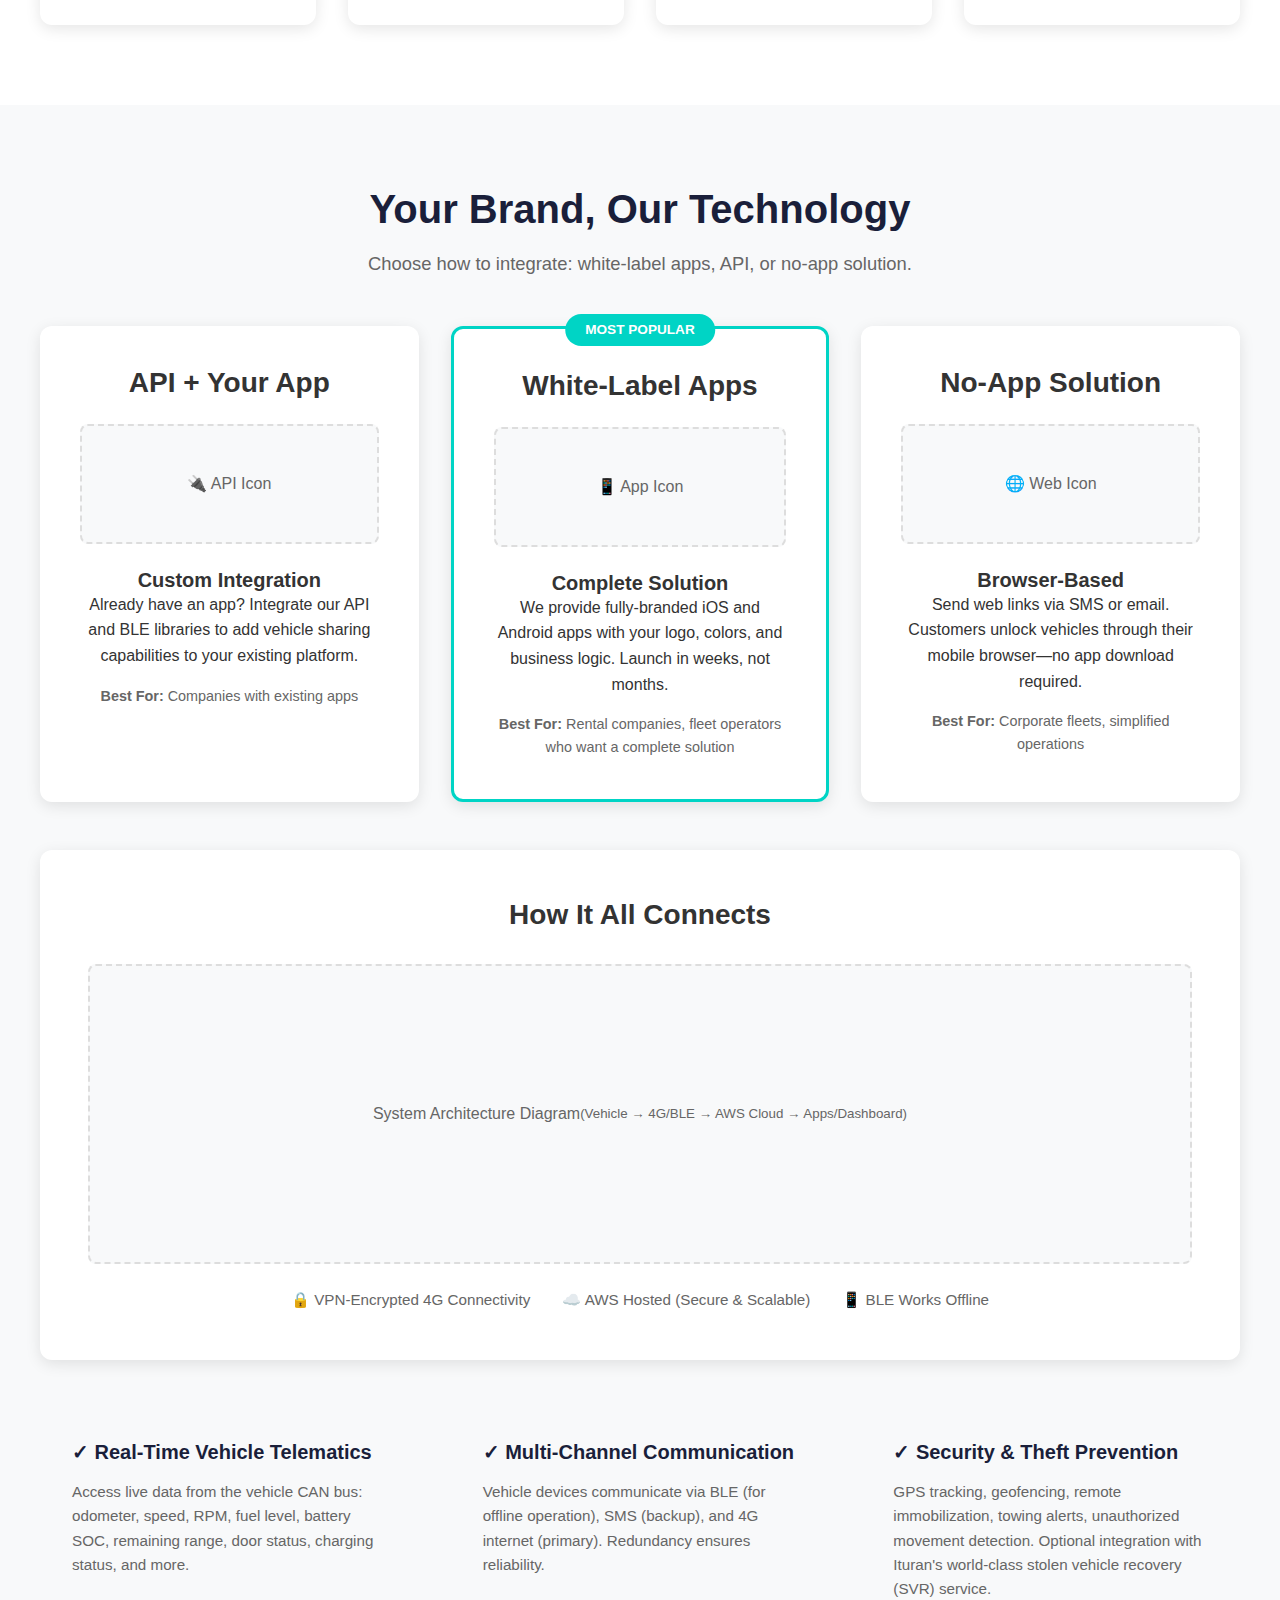
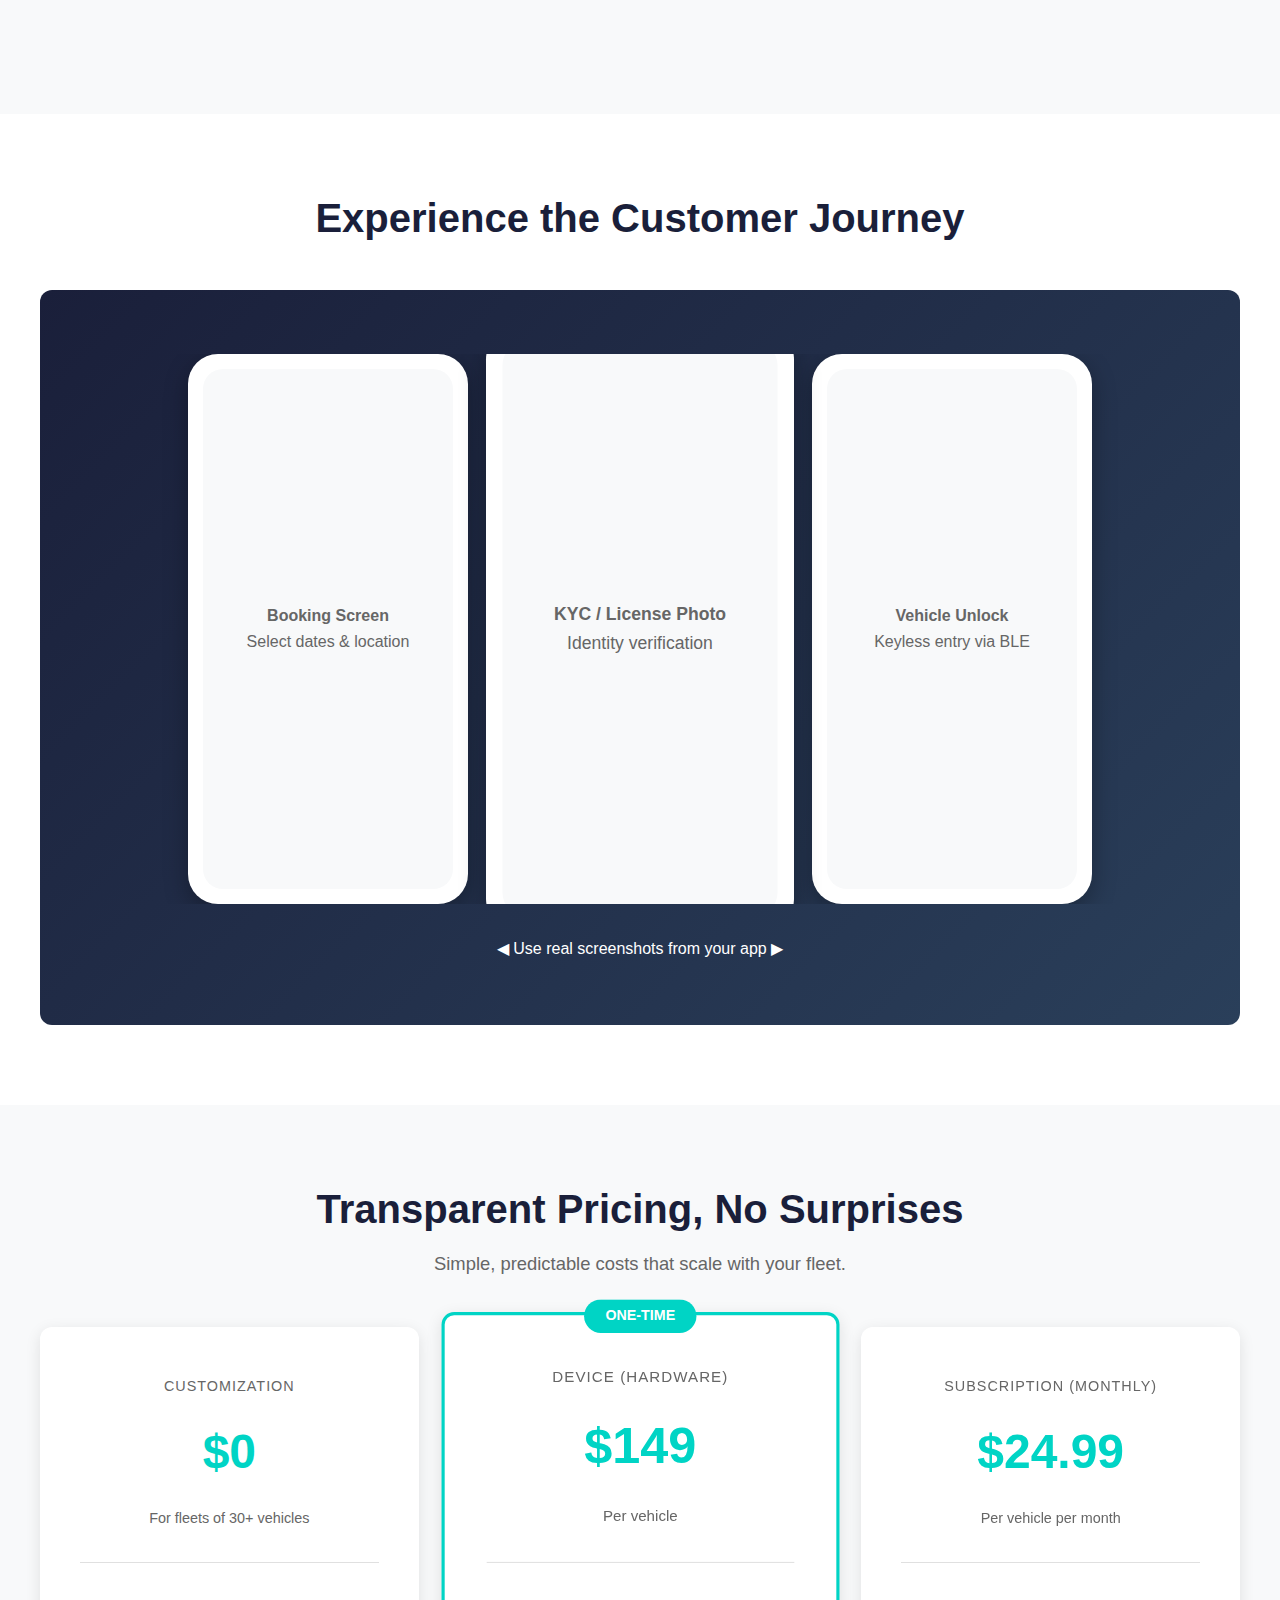
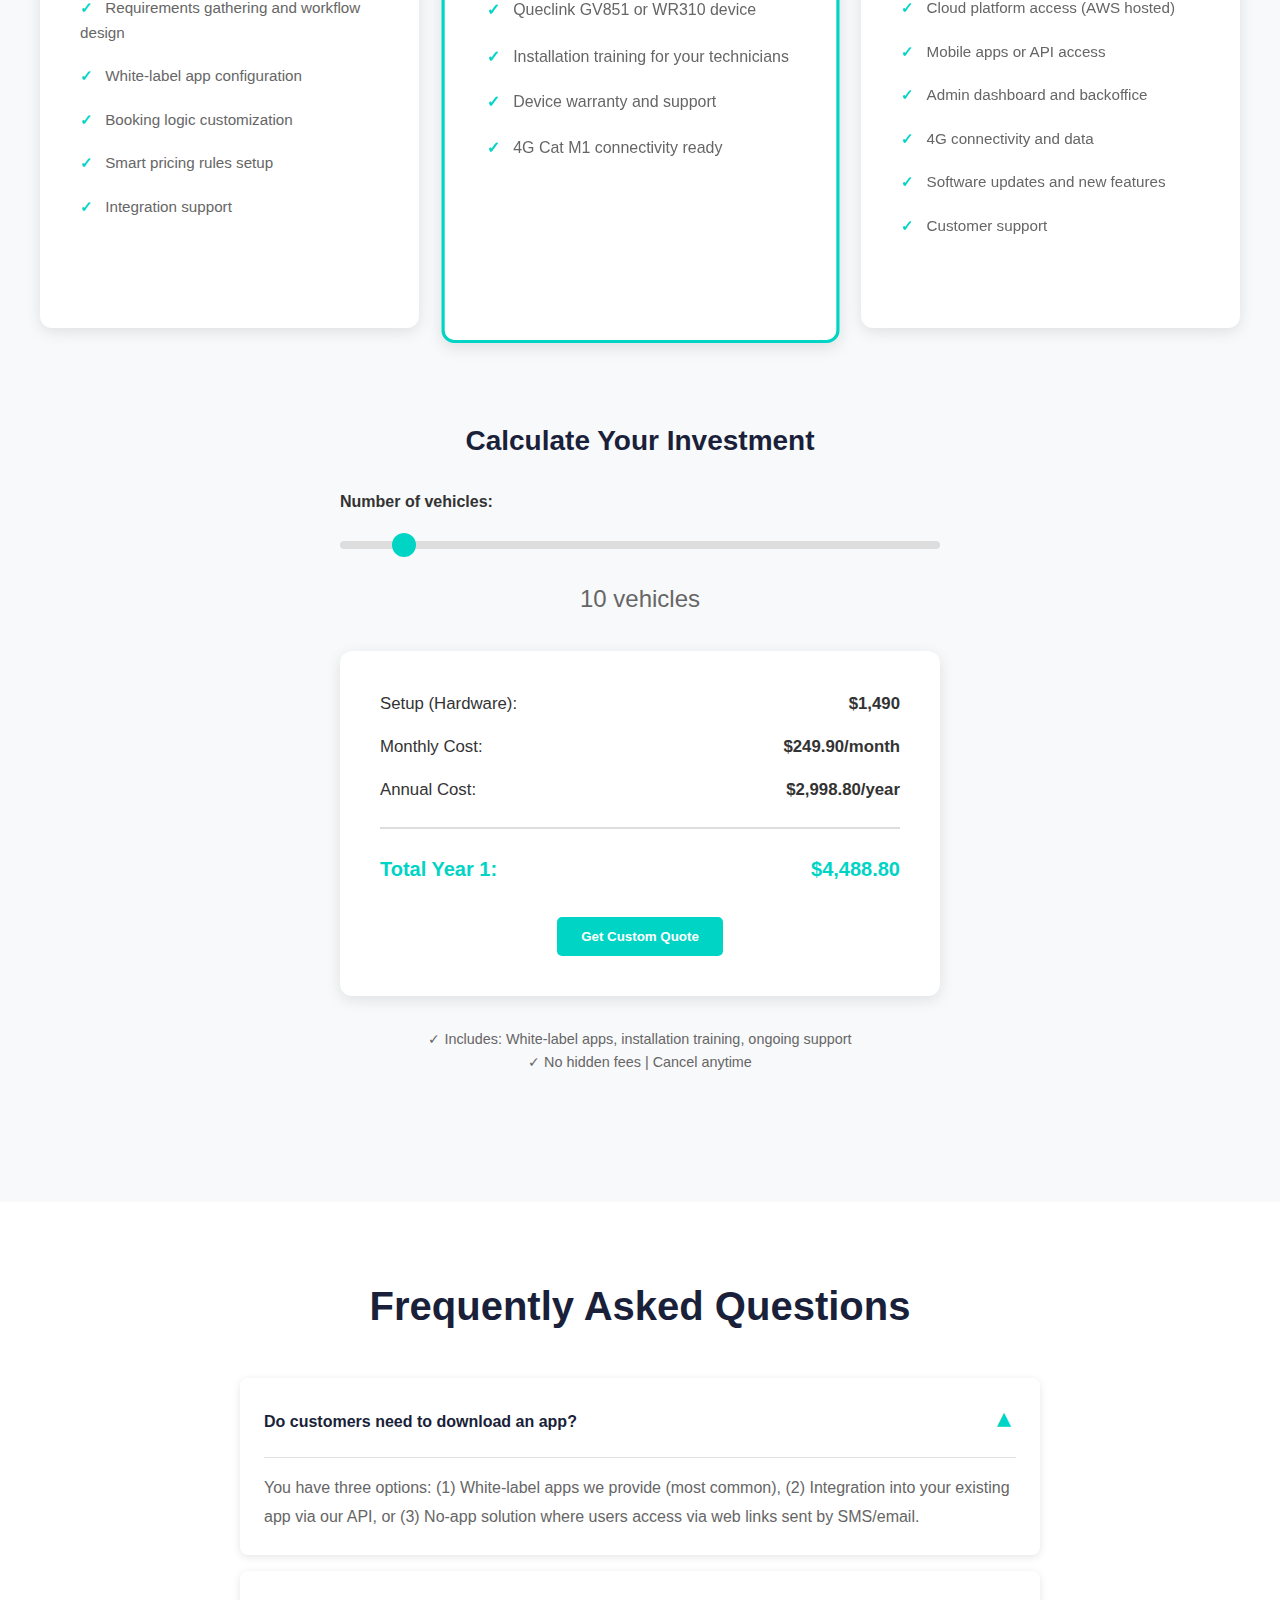
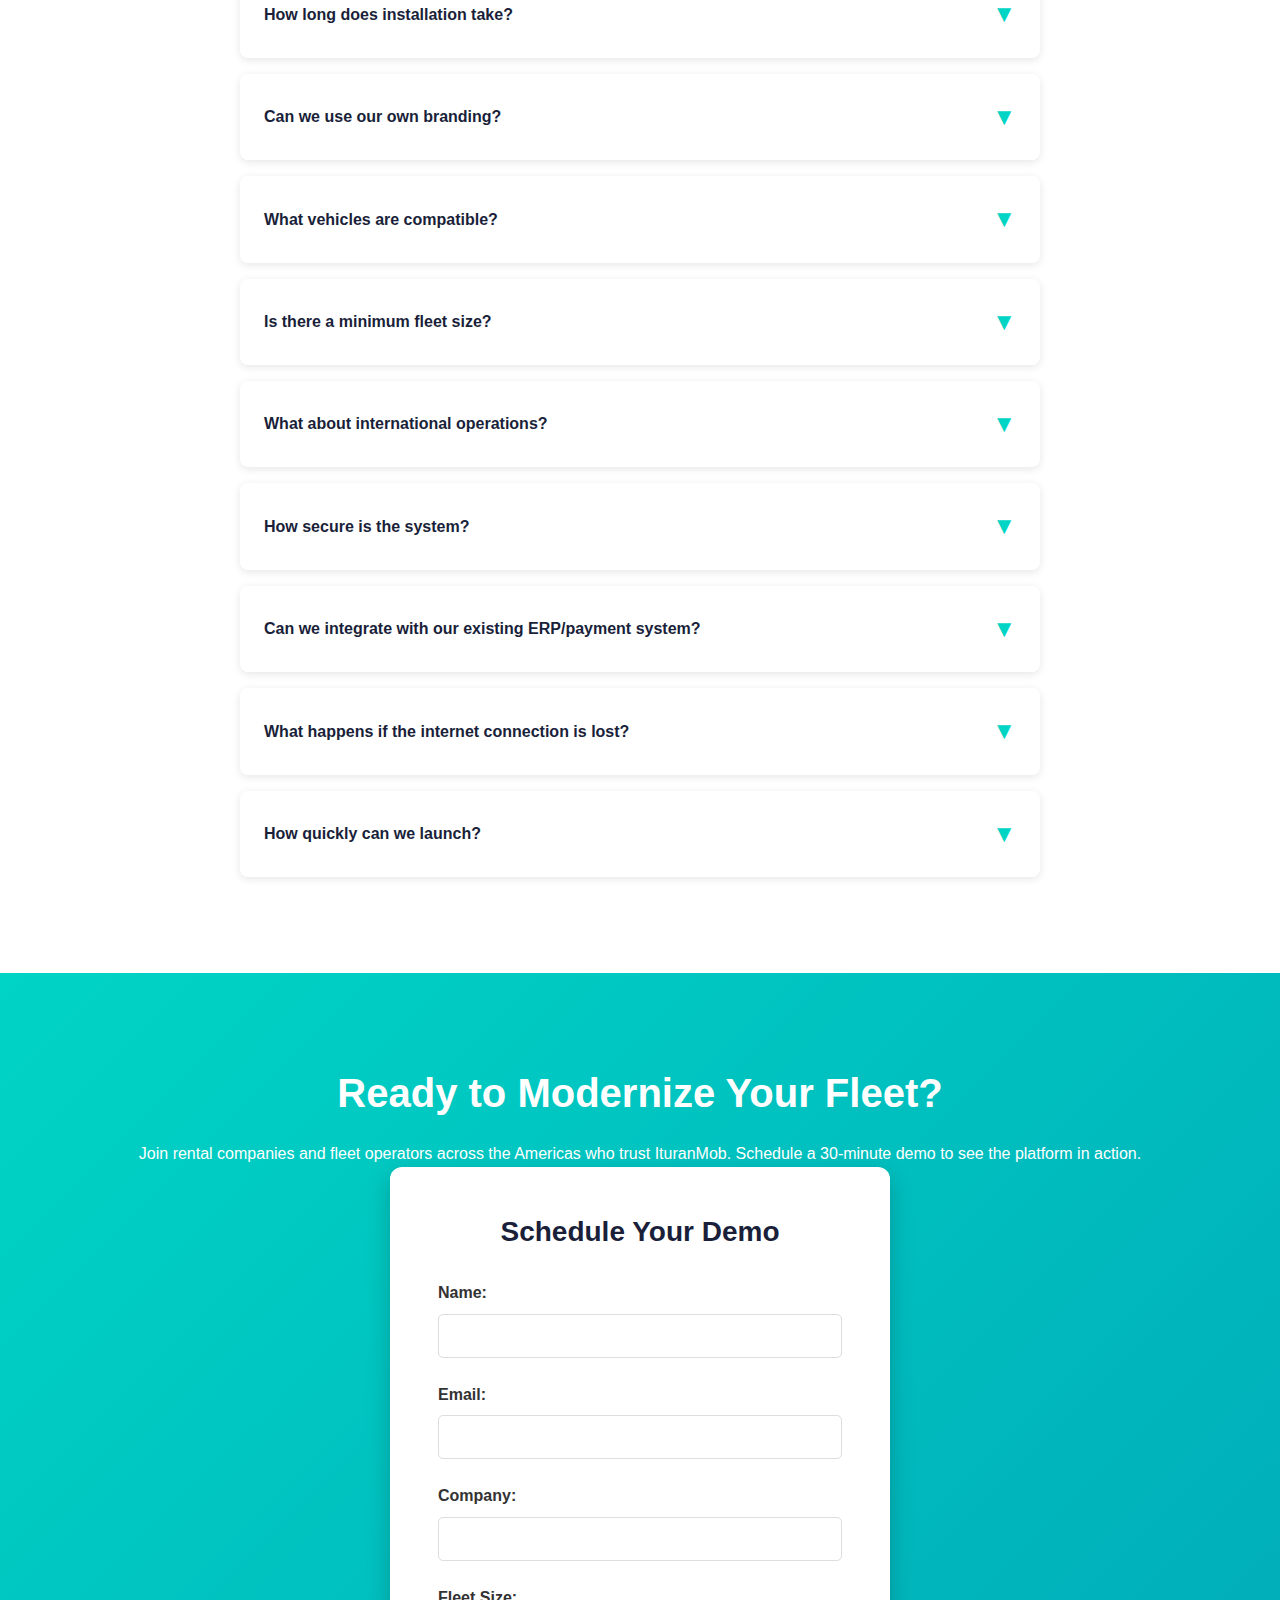
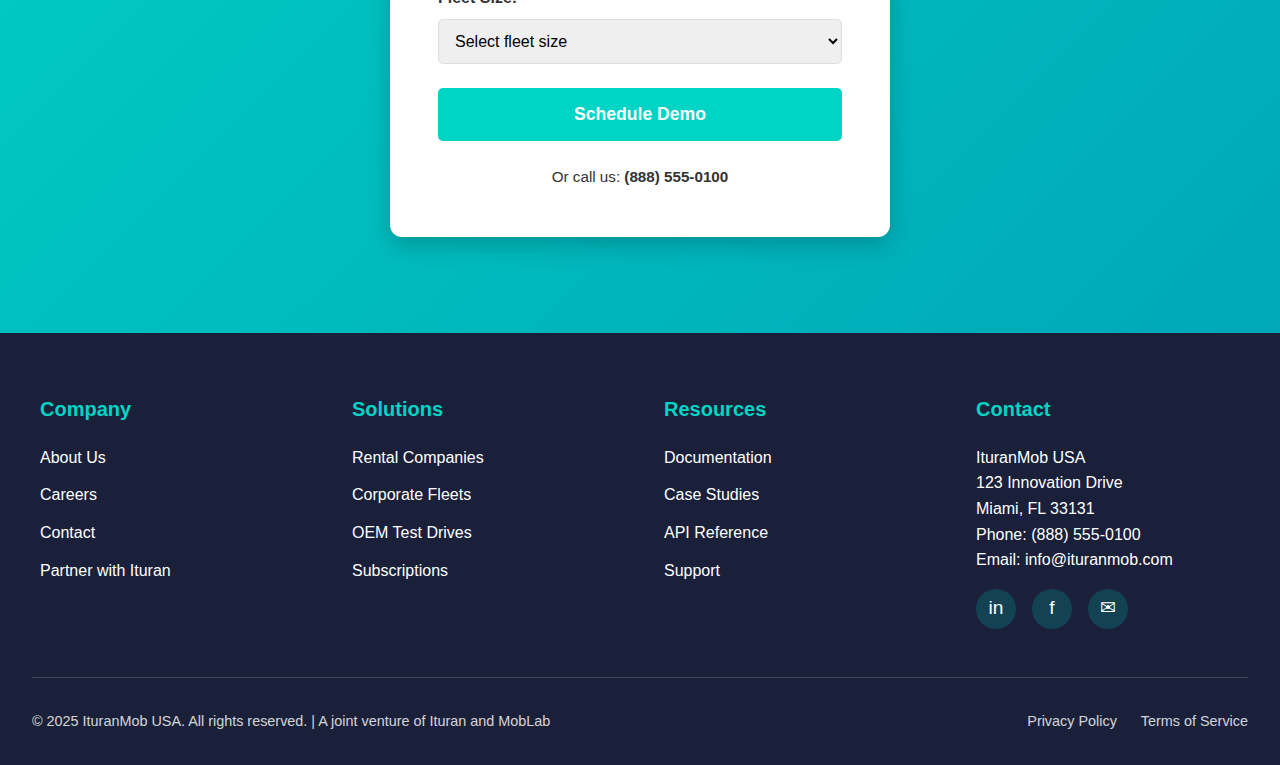
<file: index.html.old.1.html>
<!DOCTYPE html>
<html lang="en">
<head>
    <meta charset="UTF-8">
    <meta name="viewport" content="width=device-width, initial-scale=1.0">
    <title>IturanMob USA - Vehicle Sharing Platform for Rental Companies & Fleets</title>
    <meta name="description" content="White-label vehicle sharing platform trusted by rental companies, OEMs, and fleet operators. Contactless, automated, and fully branded.">
    
    <style>
        /* ========== RESET & BASE STYLES ========== */
        * {
            margin: 0;
            padding: 0;
            box-sizing: border-box;
        }
        
        :root {
            --turquoise: #00D4C5;
            --navy: #1A1F3A;
            --white: #FFFFFF;
            --gray: #666666;
            --light-gray: #F8F9FA;
            --dark-gray: #333333;
        }
        
        body {
            font-family: 'Segoe UI', 'Open Sans', -apple-system, BlinkMacSystemFont, sans-serif;
            line-height: 1.6;
            color: var(--dark-gray);
            overflow-x: hidden;
        }
        
        h1, h2, h3, h4, h5, h6 {
            font-family: 'Montserrat', 'Inter', sans-serif;
            font-weight: 700;
            line-height: 1.2;
        }
        
        h1 { font-size: 3rem; }
        h2 { font-size: 2.5rem; }
        h3 { font-size: 1.75rem; }
        h4 { font-size: 1.25rem; }
        
        a {
            text-decoration: none;
            color: inherit;
        }
        
        button {
            cursor: pointer;
            border: none;
            font-family: inherit;
        }
        
        img {
            max-width: 100%;
            height: auto;
        }
        
        /* ========== NAVIGATION ========== */
        .navbar {
            background: var(--navy);
            color: var(--white);
            padding: 1rem 2rem;
            position: sticky;
            top: 0;
            z-index: 1000;
            box-shadow: 0 2px 10px rgba(0,0,0,0.1);
        }
        
        .nav-container {
            max-width: 1400px;
            margin: 0 auto;
            display: flex;
            justify-content: space-between;
            align-items: center;
        }
        
        .logo {
            font-size: 1.5rem;
            font-weight: bold;
            color: var(--turquoise);
            letter-spacing: 1px;
        }
        
        .nav-menu {
            display: flex;
            gap: 2rem;
            list-style: none;
            align-items: center;
        }
        
        .nav-menu a {
            color: var(--white);
            transition: color 0.3s;
            font-weight: 500;
        }
        
        .nav-menu a:hover {
            color: var(--turquoise);
        }
        
        .dropdown {
            position: relative;
        }
        
        .dropdown-content {
            display: none;
            position: absolute;
            top: 100%;
            left: 0;
            background: var(--white);
            min-width: 220px;
            box-shadow: 0 8px 16px rgba(0,0,0,0.2);
            border-radius: 8px;
            margin-top: 0.5rem;
            overflow: hidden;
        }
        
        .dropdown:hover .dropdown-content {
            display: block;
        }
        
        .dropdown-content a {
            color: var(--dark-gray);
            padding: 12px 20px;
            display: block;
            transition: background 0.3s;
        }
        
        .dropdown-content a:hover {
            background: var(--light-gray);
            color: var(--turquoise);
        }
        
        .btn-primary {
            background: var(--turquoise);
            color: var(--white);
            padding: 0.75rem 1.5rem;
            border-radius: 5px;
            font-weight: 600;
            transition: all 0.3s;
        }
        
        .btn-primary:hover {
            background: #00A8B8;
            transform: translateY(-2px);
            box-shadow: 0 4px 12px rgba(0, 212, 197, 0.4);
        }
        
        .btn-secondary {
            background: transparent;
            color: var(--white);
            padding: 0.75rem 1.5rem;
            border: 2px solid var(--turquoise);
            border-radius: 5px;
            font-weight: 600;
            transition: all 0.3s;
        }
        
        .btn-secondary:hover {
            background: var(--turquoise);
            transform: translateY(-2px);
        }
        
        /* Mobile menu toggle */
        .mobile-toggle {
            display: none;
            font-size: 1.5rem;
            cursor: pointer;
        }
        
        /* ========== HERO SECTION ========== */
        .hero {
            background: linear-gradient(135deg, rgba(26, 31, 58, 0.95), rgba(42, 63, 90, 0.95)),
                        url('data:image/svg+xml,<svg xmlns="http://www.w3.org/2000/svg" viewBox="0 0 1200 600"><defs><linearGradient id="grad" x1="0%" y1="0%" x2="100%" y2="100%"><stop offset="0%" style="stop-color:%231A1F3A;stop-opacity:1" /><stop offset="100%" style="stop-color:%232A3F5A;stop-opacity:1" /></linearGradient></defs><rect width="1200" height="600" fill="url(%23grad)"/><path d="M 200 300 L 300 250 L 400 280 L 500 240 L 600 300 L 700 260 L 800 310 L 900 270 L 1000 320" stroke="%2300D4C5" stroke-width="2" fill="none" opacity="0.3"/><circle cx="300" cy="250" r="4" fill="%2300D4C5" opacity="0.6"/><circle cx="600" cy="300" r="4" fill="%2300D4C5" opacity="0.6"/><circle cx="900" cy="270" r="4" fill="%2300D4C5" opacity="0.6"/></svg>');
            background-size: cover;
            background-position: center;
            color: var(--white);
            text-align: center;
            padding: 8rem 2rem;
            position: relative;
        }
        
        .hero-content {
            max-width: 900px;
            margin: 0 auto;
            position: relative;
            z-index: 1;
        }
        
        .hero h1 {
            color: var(--white);
            margin-bottom: 1.5rem;
            text-shadow: 2px 2px 4px rgba(0,0,0,0.3);
            animation: fadeInUp 0.8s ease-out;
        }
        
        .hero-highlight {
            color: var(--turquoise);
        }
        
        .hero p {
            font-size: 1.25rem;
            margin-bottom: 2.5rem;
            opacity: 0.95;
            animation: fadeInUp 0.8s ease-out 0.2s both;
        }
        
        .hero-buttons {
            display: flex;
            gap: 1rem;
            justify-content: center;
            flex-wrap: wrap;
            animation: fadeInUp 0.8s ease-out 0.4s both;
        }
        
        @keyframes fadeInUp {
            from {
                opacity: 0;
                transform: translateY(30px);
            }
            to {
                opacity: 1;
                transform: translateY(0);
            }
        }
        
        /* ========== TRUST BAR ========== */
        .trust-bar {
            background: var(--white);
            padding: 3rem 2rem;
            text-align: center;
            border-bottom: 1px solid #e0e0e0;
        }
        
        .trust-bar h3 {
            color: var(--navy);
            margin-bottom: 2rem;
        }
        
        .logo-grid {
            display: flex;
            justify-content: center;
            align-items: center;
            gap: 3rem;
            flex-wrap: wrap;
            margin-bottom: 2.5rem;
        }
        
        .customer-logo {
            width: 120px;
            height: 60px;
            background: var(--light-gray);
            border: 2px solid #ddd;
            display: flex;
            align-items: center;
            justify-content: center;
            border-radius: 8px;
            color: var(--gray);
            font-size: 0.85rem;
            transition: all 0.3s;
        }
        
        .customer-logo:hover {
            border-color: var(--turquoise);
            transform: translateY(-5px);
        }
        
        .stats {
            display: flex;
            justify-content: center;
            gap: 4rem;
            flex-wrap: wrap;
            margin-top: 2rem;
        }
        
        .stat {
            text-align: center;
        }
        
        .stat-number {
            font-size: 2.5rem;
            font-weight: bold;
            color: var(--turquoise);
            margin-bottom: 0.5rem;
        }
        
        .stat-label {
            color: var(--gray);
            font-size: 0.95rem;
        }
        
        /* ========== SECTION CONTAINERS ========== */
        .section {
            padding: 5rem 2rem;
        }
        
        .section-dark {
            background: var(--light-gray);
        }
        
        .container {
            max-width: 1200px;
            margin: 0 auto;
        }
        
        .section-header {
            text-align: center;
            margin-bottom: 3rem;
        }
        
        .section-header h2 {
            color: var(--navy);
            margin-bottom: 1rem;
        }
        
        .section-header p {
            font-size: 1.15rem;
            color: var(--gray);
            max-width: 700px;
            margin: 0 auto;
        }
        
        /* ========== PROBLEM/SOLUTION ========== */
        .problem-solution {
            display: grid;
            grid-template-columns: 1fr 1fr;
            gap: 3rem;
        }
        
        .problem-box, .solution-box {
            background: var(--white);
            padding: 2.5rem;
            border-radius: 12px;
            box-shadow: 0 4px 20px rgba(0,0,0,0.08);
        }
        
        .problem-box h3 {
            color: #d32f2f;
            margin-bottom: 1.5rem;
            display: flex;
            align-items: center;
            gap: 0.5rem;
        }
        
        .solution-box h3 {
            color: #388e3c;
            margin-bottom: 1.5rem;
            display: flex;
            align-items: center;
            gap: 0.5rem;
        }
        
        .problem-box ul, .solution-box ul {
            list-style: none;
            line-height: 2;
        }
        
        .problem-box li::before {
            content: "✗ ";
            color: #d32f2f;
            font-weight: bold;
            margin-right: 0.5rem;
        }
        
        .solution-box li::before {
            content: "✓ ";
            color: #388e3c;
            font-weight: bold;
            margin-right: 0.5rem;
        }
        
        /* ========== HOW IT WORKS ========== */
        .steps-grid {
            display: grid;
            grid-template-columns: repeat(4, 1fr);
            gap: 2rem;
            margin-top: 3rem;
        }
        
        .step-card {
            background: var(--white);
            padding: 2rem;
            border-radius: 12px;
            text-align: center;
            box-shadow: 0 4px 15px rgba(0,0,0,0.1);
            transition: transform 0.3s;
        }
        
        .step-card:hover {
            transform: translateY(-10px);
        }
        
        .step-number {
            width: 80px;
            height: 80px;
            background: var(--turquoise);
            border-radius: 50%;
            display: flex;
            align-items: center;
            justify-content: center;
            margin: 0 auto 1.5rem;
            color: var(--white);
            font-size: 2rem;
            font-weight: bold;
        }
        
        .step-image {
            height: 150px;
            background: var(--light-gray);
            border: 2px dashed #ddd;
            border-radius: 8px;
            display: flex;
            align-items: center;
            justify-content: center;
            margin: 1.5rem 0;
            color: var(--gray);
            font-size: 0.85rem;
        }
        
        .step-card h4 {
            margin-bottom: 1rem;
            color: var(--navy);
        }
        
        .step-card p {
            font-size: 0.95rem;
            color: var(--gray);
        }
        
        /* ========== USE CASES ========== */
        .use-cases-grid {
            display: grid;
            grid-template-columns: repeat(4, 1fr);
            gap: 2rem;
            margin-top: 3rem;
        }
        
        .use-case-card {
            background: var(--white);
            padding: 2.5rem;
            border-radius: 12px;
            box-shadow: 0 4px 15px rgba(0,0,0,0.1);
            transition: all 0.3s;
            text-align: center;
        }
        
        .use-case-card:hover {
            transform: translateY(-10px);
            box-shadow: 0 8px 25px rgba(0,0,0,0.15);
        }
        
        .use-case-icon {
            width: 80px;
            height: 80px;
            background: linear-gradient(135deg, var(--turquoise), #00A8B8);
            border-radius: 50%;
            display: flex;
            align-items: center;
            justify-content: center;
            margin: 0 auto 1.5rem;
            font-size: 2.5rem;
        }
        
        .use-case-card h3 {
            color: var(--navy);
            margin-bottom: 1rem;
        }
        
        .use-case-card p {
            color: var(--gray);
            margin-bottom: 1.5rem;
            font-size: 0.95rem;
        }
        
        .use-case-card ul {
            text-align: left;
            list-style: none;
            margin-bottom: 1.5rem;
            font-size: 0.9rem;
        }
        
        .use-case-card li {
            padding: 0.4rem 0;
            color: var(--gray);
        }
        
        .use-case-card li::before {
            content: "✓ ";
            color: var(--turquoise);
            font-weight: bold;
            margin-right: 0.5rem;
        }
        
        .learn-more {
            color: var(--turquoise);
            font-weight: 600;
            transition: color 0.3s;
        }
        
        .learn-more:hover {
            color: #00A8B8;
        }
        
        /* ========== TECHNOLOGY ========== */
        .integration-options {
            display: grid;
            grid-template-columns: repeat(3, 1fr);
            gap: 2rem;
            margin-top: 3rem;
        }
        
        .integration-card {
            background: var(--white);
            padding: 2.5rem;
            border-radius: 12px;
            box-shadow: 0 4px 15px rgba(0,0,0,0.1);
            text-align: center;
            position: relative;
        }
        
        .integration-card.popular {
            border: 3px solid var(--turquoise);
        }
        
        .popular-badge {
            position: absolute;
            top: -15px;
            left: 50%;
            transform: translateX(-50%);
            background: var(--turquoise);
            color: var(--white);
            padding: 5px 20px;
            border-radius: 20px;
            font-size: 0.85rem;
            font-weight: bold;
        }
        
        .integration-image {
            height: 120px;
            background: var(--light-gray);
            border: 2px dashed #ddd;
            border-radius: 8px;
            margin: 1.5rem 0;
            display: flex;
            align-items: center;
            justify-content: center;
            color: var(--gray);
        }
        
        .architecture-diagram {
            background: var(--white);
            padding: 3rem;
            border-radius: 12px;
            margin-top: 3rem;
            box-shadow: 0 4px 15px rgba(0,0,0,0.1);
        }
        
        .architecture-image {
            height: 300px;
            background: var(--light-gray);
            border: 2px dashed #ddd;
            border-radius: 8px;
            display: flex;
            align-items: center;
            justify-content: center;
            color: var(--gray);
            margin: 1.5rem 0;
        }
        
        .tech-callouts {
            display: flex;
            justify-content: center;
            gap: 2rem;
            flex-wrap: wrap;
            margin-top: 1.5rem;
            font-size: 0.95rem;
            color: var(--gray);
        }
        
        .tech-features {
            display: grid;
            grid-template-columns: repeat(3, 1fr);
            gap: 2rem;
            margin-top: 3rem;
        }
        
        .tech-feature {
            background: var(--light-gray);
            padding: 2rem;
            border-radius: 8px;
        }
        
        .tech-feature h4 {
            color: var(--navy);
            margin-bottom: 1rem;
        }
        
        .tech-feature p {
            color: var(--gray);
            font-size: 0.95rem;
        }
        
        /* ========== MOBILE APP SHOWCASE ========== */
        .app-showcase {
            background: linear-gradient(135deg, var(--navy) 0%, #2A3F5A 100%);
            padding: 4rem 2rem;
            border-radius: 12px;
            margin-top: 3rem;
        }
        
        .carousel {
            display: flex;
            justify-content: center;
            align-items: center;
            gap: 2rem;
            overflow: hidden;
        }
        
        .phone-mockup {
            background: var(--white);
            border-radius: 30px;
            padding: 15px;
            width: 280px;
            height: 550px;
            box-shadow: 0 8px 24px rgba(0,0,0,0.3);
            transition: transform 0.3s;
        }
        
        .phone-mockup:hover {
            transform: scale(1.05);
        }
        
        .phone-mockup.center {
            transform: scale(1.1);
        }
        
        .phone-screen {
            height: 100%;
            background: var(--light-gray);
            border-radius: 20px;
            display: flex;
            flex-direction: column;
            align-items: center;
            justify-content: center;
            color: var(--gray);
        }
        
        .carousel-nav {
            text-align: center;
            margin-top: 2rem;
            color: var(--white);
        }
        
        /* ========== PRICING ========== */
        .pricing-cards {
            display: grid;
            grid-template-columns: repeat(3, 1fr);
            gap: 2rem;
            margin-top: 3rem;
        }
        
        .pricing-card {
            background: var(--white);
            padding: 3rem 2.5rem;
            border-radius: 12px;
            box-shadow: 0 4px 15px rgba(0,0,0,0.1);
            text-align: center;
            position: relative;
        }
        
        .pricing-card.featured {
            border: 3px solid var(--turquoise);
            transform: scale(1.05);
        }
        
        .pricing-badge {
            position: absolute;
            top: -15px;
            left: 50%;
            transform: translateX(-50%);
            background: var(--turquoise);
            color: var(--white);
            padding: 5px 20px;
            border-radius: 20px;
            font-size: 0.85rem;
            font-weight: bold;
        }
        
        .pricing-label {
            font-size: 0.9rem;
            color: var(--gray);
            margin-bottom: 1rem;
            text-transform: uppercase;
            letter-spacing: 1px;
        }
        
        .pricing-amount {
            font-size: 3rem;
            font-weight: bold;
            color: var(--turquoise);
            margin: 1rem 0;
        }
        
        .pricing-period {
            font-size: 0.9rem;
            color: var(--gray);
            margin-bottom: 2rem;
        }
        
        .pricing-card hr {
            border: none;
            border-top: 1px solid #e0e0e0;
            margin: 1.5rem 0;
        }
        
        .pricing-card ul {
            text-align: left;
            list-style: none;
            margin-bottom: 2rem;
        }
        
        .pricing-card li {
            padding: 0.6rem 0;
            color: var(--gray);
            font-size: 0.95rem;
        }
        
        .pricing-card li::before {
            content: "✓ ";
            color: var(--turquoise);
            font-weight: bold;
            margin-right: 0.5rem;
        }
        
        .calculator {
            background: var(--light-gray);
            padding: 3rem;
            border-radius: 12px;
            margin-top: 3rem;
        }
        
        .calculator h3 {
            text-align: center;
            color: var(--navy);
            margin-bottom: 2rem;
        }
        
        .calculator-content {
            max-width: 600px;
            margin: 0 auto;
        }
        
        .slider-container {
            margin: 2rem 0;
        }
        
        .slider-container label {
            font-weight: 600;
            display: block;
            margin-bottom: 1rem;
        }
        
        .slider {
            width: 100%;
            height: 8px;
            border-radius: 5px;
            background: #ddd;
            outline: none;
            -webkit-appearance: none;
        }
        
        .slider::-webkit-slider-thumb {
            -webkit-appearance: none;
            appearance: none;
            width: 24px;
            height: 24px;
            border-radius: 50%;
            background: var(--turquoise);
            cursor: pointer;
        }
        
        .slider::-moz-range-thumb {
            width: 24px;
            height: 24px;
            border-radius: 50%;
            background: var(--turquoise);
            cursor: pointer;
            border: none;
        }
        
        .vehicle-count {
            text-align: center;
            font-size: 1.5rem;
            color: var(--gray);
            margin: 1.5rem 0;
        }
        
        .calculation-result {
            background: var(--white);
            padding: 2.5rem;
            border-radius: 12px;
            box-shadow: 0 4px 15px rgba(0,0,0,0.1);
        }
        
        .calc-row {
            display: flex;
            justify-content: space-between;
            margin-bottom: 1rem;
            font-size: 1.05rem;
        }
        
        .calc-row.total {
            border-top: 2px solid #ddd;
            padding-top: 1.5rem;
            margin-top: 1.5rem;
            font-size: 1.25rem;
            font-weight: bold;
            color: var(--turquoise);
        }
        
        .calc-footer {
            text-align: center;
            margin-top: 2rem;
            font-size: 0.9rem;
            color: var(--gray);
        }
        
        /* ========== FAQ ========== */
        .faq-container {
            max-width: 800px;
            margin: 3rem auto 0;
        }
        
        .faq-item {
            background: var(--white);
            padding: 1.5rem;
            margin-bottom: 1rem;
            border-radius: 8px;
            box-shadow: 0 2px 8px rgba(0,0,0,0.1);
            cursor: pointer;
            transition: all 0.3s;
        }
        
        .faq-item:hover {
            box-shadow: 0 4px 15px rgba(0,0,0,0.15);
        }
        
        .faq-question {
            display: flex;
            justify-content: space-between;
            align-items: center;
            font-weight: 600;
            color: var(--navy);
        }
        
        .faq-icon {
            color: var(--turquoise);
            font-size: 1.5rem;
            transition: transform 0.3s;
        }
        
        .faq-answer {
            max-height: 0;
            overflow: hidden;
            transition: max-height 0.3s ease-out;
            padding-top: 0;
        }
        
        .faq-answer.active {
            max-height: 500px;
            padding-top: 1rem;
            border-top: 1px solid #e0e0e0;
            margin-top: 1rem;
        }
        
        .faq-answer p {
            color: var(--gray);
            line-height: 1.8;
        }
        
        /* ========== FINAL CTA ========== */
        .final-cta {
            background: linear-gradient(135deg, var(--turquoise) 0%, #00A8B8 100%);
            color: var(--white);
            padding: 6rem 2rem;
            text-align: center;
        }
        
        .final-cta h2 {
            color: var(--white);
            margin-bottom: 1.5rem;
        }
        
        .final-cta > p {
            font-size: 1.15rem;
            margin-bottom: 3rem;
            max-width: 600px;
            margin-left: auto;
            margin-right: auto;
        }
        
        .demo-form {
            background: var(--white);
            padding: 3rem;
            border-radius: 12px;
            max-width: 500px;
            margin: 0 auto;
            box-shadow: 0 8px 24px rgba(0,0,0,0.2);
            color: var(--dark-gray);
            text-align: left;
        }
        
        .demo-form h3 {
            text-align: center;
            margin-bottom: 2rem;
            color: var(--navy);
        }
        
        .form-group {
            margin-bottom: 1.5rem;
        }
        
        .form-group label {
            display: block;
            margin-bottom: 0.5rem;
            font-weight: 600;
        }
        
        .form-group input,
        .form-group select {
            width: 100%;
            padding: 0.75rem;
            border: 1px solid #ddd;
            border-radius: 5px;
            font-size: 1rem;
            font-family: inherit;
        }
        
        .form-group input:focus,
        .form-group select:focus {
            outline: none;
            border-color: var(--turquoise);
        }
        
        .submit-btn {
            width: 100%;
            padding: 1rem;
            background: var(--turquoise);
            color: var(--white);
            border: none;
            border-radius: 5px;
            font-size: 1.1rem;
            font-weight: 600;
            cursor: pointer;
            transition: all 0.3s;
        }
        
        .submit-btn:hover {
            background: #00A8B8;
        }
        
        .alt-contact {
            text-align: center;
            margin-top: 1.5rem;
            font-size: 0.95rem;
        }
        
        /* ========== FOOTER ========== */
        .footer {
            background: var(--navy);
            color: var(--white);
            padding: 4rem 2rem 2rem;
        }
        
        .footer-content {
            max-width: 1200px;
            margin: 0 auto;
            display: grid;
            grid-template-columns: repeat(4, 1fr);
            gap: 3rem;
            margin-bottom: 3rem;
        }
        
        .footer-column h4 {
            color: var(--turquoise);
            margin-bottom: 1.5rem;
        }
        
        .footer-column ul {
            list-style: none;
        }
        
        .footer-column li {
            margin-bottom: 0.75rem;
        }
        
        .footer-column a {
            color: var(--white);
            transition: color 0.3s;
        }
        
        .footer-column a:hover {
            color: var(--turquoise);
        }
        
        .social-links {
            display: flex;
            gap: 1rem;
            margin-top: 1rem;
        }
        
        .social-icon {
            width: 40px;
            height: 40px;
            background: rgba(0, 212, 197, 0.2);
            border-radius: 50%;
            display: flex;
            align-items: center;
            justify-content: center;
            font-size: 1.2rem;
            transition: all 0.3s;
        }
        
        .social-icon:hover {
            background: var(--turquoise);
            transform: translateY(-3px);
        }
        
        .footer-bottom {
            border-top: 1px solid rgba(255,255,255,0.2);
            padding-top: 2rem;
            display: flex;
            justify-content: space-between;
            align-items: center;
            flex-wrap: wrap;
            gap: 1rem;
            font-size: 0.9rem;
            opacity: 0.8;
        }
        
        .legal-links {
            display: flex;
            gap: 1.5rem;
        }
        
        /* ========== RESPONSIVE DESIGN ========== */
        @media (max-width: 1024px) {
            .use-cases-grid,
            .steps-grid {
                grid-template-columns: repeat(2, 1fr);
            }
            
            .pricing-cards,
            .integration-options,
            .tech-features {
                grid-template-columns: 1fr;
            }
            
            .pricing-card.featured {
                transform: scale(1);
            }
        }
        
        @media (max-width: 768px) {
            h1 { font-size: 2rem; }
            h2 { font-size: 1.75rem; }
            
            .nav-menu {
                display: none;
            }
            
            .mobile-toggle {
                display: block;
            }
            
            .hero {
                padding: 5rem 1.5rem;
            }
            
            .problem-solution,
            .use-cases-grid,
            .steps-grid {
                grid-template-columns: 1fr;
            }
            
            .stats {
                gap: 2rem;
            }
            
            .footer-content {
                grid-template-columns: 1fr 1fr;
            }
            
            .footer-bottom {
                flex-direction: column;
                text-align: center;
            }
            
            .carousel {
                flex-direction: column;
            }
            
            .phone-mockup.center {
                transform: scale(1);
            }
        }
    </style>
</head>
<body>
    <!-- NAVIGATION -->
    <nav class="navbar">
        <div class="nav-container">
            <div class="logo">ITURANMOB</div>
            <ul class="nav-menu">
                <li class="dropdown">
                    <a href="#solutions">Solutions ▼</a>
                    <div class="dropdown-content">
                        <a href="#rental">Rental Companies</a>
                        <a href="#corporate">Corporate Fleets</a>
                        <a href="#oem">OEM Test Drives</a>
                        <a href="#subscriptions">Subscriptions</a>
                    </div>
                </li>
                <li><a href="#technology">Technology</a></li>
                <li><a href="#pricing">Pricing</a></li>
                <li><a href="#faq">Resources</a></li>
                <li><a href="#demo" class="btn-primary">Schedule Demo</a></li>
            </ul>
            <div class="mobile-toggle">☰</div>
        </div>
    </nav>

    <!-- HERO SECTION -->
    <section class="hero">
        <div class="hero-content">
            <h1>Turn Your Fleet into a <span class="hero-highlight">Contactless Revenue Stream</span></h1>
            <p>White-label vehicle sharing platform trusted by rental companies, OEMs, and fleet operators across the Americas. From booking to return—completely automated.</p>
            <div class="hero-buttons">
                <button class="btn-primary" onclick="scrollToSection('demo')">Schedule Demo</button>
                <button class="btn-secondary">Watch Video (2 min)</button>
            </div>
        </div>
    </section>

    <!-- TRUST BAR -->
    <section class="trust-bar">
        <h3>Trusted By Industry Leaders</h3>
        <div class="logo-grid">
            <div class="customer-logo">Customer Logo</div>
            <div class="customer-logo">Customer Logo</div>
            <div class="customer-logo">Customer Logo</div>
            <div class="customer-logo">Customer Logo</div>
            <div class="customer-logo">Customer Logo</div>
        </div>
        <div class="stats">
            <div class="stat">
                <div class="stat-number">7</div>
                <div class="stat-label">Countries</div>
            </div>
            <div class="stat">
                <div class="stat-number">1000+</div>
                <div class="stat-label">Vehicles Under Management</div>
            </div>
            <div class="stat">
                <div class="stat-number">2019</div>
                <div class="stat-label">Since (Ituran since 1995)</div>
            </div>
        </div>
    </section>

    <!-- PROBLEM/SOLUTION -->
    <section class="section">
        <div class="container">
            <div class="problem-solution">
                <div class="problem-box">
                    <h3>✗ Traditional Fleet Operations Are Complex and Costly</h3>
                    <ul>
                        <li>Key management creates bottlenecks and security risks</li>
                        <li>Manual check-in/check-out wastes staff time and frustrates customers</li>
                        <li>No real-time visibility into vehicle location, status, or usage</li>
                        <li>Theft and unauthorized use are constant concerns</li>
                        <li>Paper contracts and damage inspections are inefficient</li>
                    </ul>
                </div>
                <div class="solution-box">
                    <h3>✓ IturanMob Automates Everything—Completely Contactless</h3>
                    <ul>
                        <li>Keyless entry via smartphone—no physical key management</li>
                        <li>Automated booking, KYC, and damage inspection through mobile app</li>
                        <li>Real-time GPS tracking, geofencing, and remote immobilization</li>
                        <li>Integrated vehicle telematics (fuel, battery, odometer, speed)</li>
                        <li>White-label solution—your brand, our technology</li>
                    </ul>
                </div>
            </div>
        </div>
    </section>

    <!-- HOW IT WORKS -->
    <section class="section section-dark" id="how-it-works">
        <div class="container">
            <div class="section-header">
                <h2>How It Works: Simple, Secure, Seamless</h2>
            </div>
            <div class="steps-grid">
                <div class="step-card">
                    <div class="step-number">1</div>
                    <h4>Book a Vehicle</h4>
                    <div class="step-image">Booking Screen</div>
                    <p>Users find available vehicles on a map or browse your fleet catalog. They select pickup/drop-off times and complete their reservation in seconds.</p>
                </div>
                <div class="step-card">
                    <div class="step-number">2</div>
                    <h4>Unlock with Smartphone</h4>
                    <div class="step-image">Unlock & KYC Screen</div>
                    <p>At pickup time, users verify their identity (KYC with driver's license photo) and unlock the vehicle doors via Bluetooth—no keys, no counter, no waiting.</p>
                </div>
                <div class="step-card">
                    <div class="step-number">3</div>
                    <h4>Drive & Monitor</h4>
                    <div class="step-image">Tracking Dashboard</div>
                    <p>During the trip, you track real-time location, speed, fuel/battery levels, and more. Users can drive with or without the physical key.</p>
                </div>
                <div class="step-card">
                    <div class="step-number">4</div>
                    <h4>Return & Inspect</h4>
                    <div class="step-image">Inspection Screen</div>
                    <p>At drop-off, the app guides users through a damage inspection (photos), verifies the vehicle is returned to the correct location, and ends the trip automatically.</p>
                </div>
            </div>
        </div>
    </section>

    <!-- USE CASES -->
    <section class="section" id="solutions">
        <div class="container">
            <div class="section-header">
                <h2>Built for Your Business Model</h2>
                <p>Whether you rent cars, manage corporate fleets, or run test drives, IturanMob adapts to your needs.</p>
            </div>
            <div class="use-cases-grid">
                <div class="use-case-card">
                    <div class="use-case-icon">🚗</div>
                    <h3>Rental Companies</h3>
                    <p>Eliminate counter operations with a fully contactless rental experience. From booking to return, everything happens through your branded app.</p>
                    <ul>
                        <li>Integrated KYC and identity verification</li>
                        <li>Automated damage inspection (before/after)</li>
                        <li>Flexible payment options</li>
                    </ul>
                    <a href="#" class="learn-more">Learn More →</a>
                </div>
                <div class="use-case-card">
                    <div class="use-case-icon">🏢</div>
                    <h3>Corporate Fleets</h3>
                    <p>Let employees book company vehicles on-demand while maintaining full control and visibility.</p>
                    <ul>
                        <li>Multi-level booking approval workflows</li>
                        <li>Cost center allocation per user/department</li>
                        <li>Usage reports and analytics</li>
                    </ul>
                    <a href="#" class="learn-more">Learn More →</a>
                </div>
                <div class="use-case-card">
                    <div class="use-case-icon">🏭</div>
                    <h3>OEM & Dealer Test Drives</h3>
                    <p>Modernize your test drive experience for manufacturers and dealerships with contactless scheduling and lead management.</p>
                    <ul>
                        <li>Book now or schedule later</li>
                        <li>Lead capture and rating system</li>
                        <li>Real-time telemetry and driving analytics</li>
                    </ul>
                    <a href="#" class="learn-more">Learn More →</a>
                </div>
                <div class="use-case-card">
                    <div class="use-case-icon">📅</div>
                    <h3>Vehicle Subscriptions</h3>
                    <p>Offer long-term vehicle subscriptions with flexible payment plans and full digital management.</p>
                    <ul>
                        <li>Subscription request and approval workflow</li>
                        <li>Document upload and digital signatures</li>
                        <li>Weekly, monthly, or quarterly payments</li>
                    </ul>
                    <a href="#" class="learn-more">Learn More →</a>
                </div>
            </div>
        </div>
    </section>

    <!-- TECHNOLOGY -->
    <section class="section section-dark" id="technology">
        <div class="container">
            <div class="section-header">
                <h2>Your Brand, Our Technology</h2>
                <p>Choose how to integrate: white-label apps, API, or no-app solution.</p>
            </div>
            <div class="integration-options">
                <div class="integration-card">
                    <h3>API + Your App</h3>
                    <div class="integration-image">🔌 API Icon</div>
                    <h4>Custom Integration</h4>
                    <p>Already have an app? Integrate our API and BLE libraries to add vehicle sharing capabilities to your existing platform.</p>
                    <p style="margin-top: 1rem; font-size: 0.9rem; color: var(--gray);"><strong>Best For:</strong> Companies with existing apps</p>
                </div>
                <div class="integration-card popular">
                    <div class="popular-badge">MOST POPULAR</div>
                    <h3>White-Label Apps</h3>
                    <div class="integration-image">📱 App Icon</div>
                    <h4>Complete Solution</h4>
                    <p>We provide fully-branded iOS and Android apps with your logo, colors, and business logic. Launch in weeks, not months.</p>
                    <p style="margin-top: 1rem; font-size: 0.9rem; color: var(--gray);"><strong>Best For:</strong> Rental companies, fleet operators who want a complete solution</p>
                </div>
                <div class="integration-card">
                    <h3>No-App Solution</h3>
                    <div class="integration-image">🌐 Web Icon</div>
                    <h4>Browser-Based</h4>
                    <p>Send web links via SMS or email. Customers unlock vehicles through their mobile browser—no app download required.</p>
                    <p style="margin-top: 1rem; font-size: 0.9rem; color: var(--gray);"><strong>Best For:</strong> Corporate fleets, simplified operations</p>
                </div>
            </div>

            <div class="architecture-diagram">
                <h3 style="text-align: center; margin-bottom: 2rem;">How It All Connects</h3>
                <div class="architecture-image">
                    System Architecture Diagram<br>
                    <small>(Vehicle → 4G/BLE → AWS Cloud → Apps/Dashboard)</small>
                </div>
                <div class="tech-callouts">
                    <span>🔒 VPN-Encrypted 4G Connectivity</span>
                    <span>☁️ AWS Hosted (Secure & Scalable)</span>
                    <span>📱 BLE Works Offline</span>
                </div>
            </div>

            <div class="tech-features">
                <div class="tech-feature">
                    <h4>✓ Real-Time Vehicle Telematics</h4>
                    <p>Access live data from the vehicle CAN bus: odometer, speed, RPM, fuel level, battery SOC, remaining range, door status, charging status, and more.</p>
                </div>
                <div class="tech-feature">
                    <h4>✓ Multi-Channel Communication</h4>
                    <p>Vehicle devices communicate via BLE (for offline operation), SMS (backup), and 4G internet (primary). Redundancy ensures reliability.</p>
                </div>
                <div class="tech-feature">
                    <h4>✓ Security & Theft Prevention</h4>
                    <p>GPS tracking, geofencing, remote immobilization, towing alerts, unauthorized movement detection. Optional integration with Ituran's world-class stolen vehicle recovery (SVR) service.</p>
                </div>
            </div>
        </div>
    </section>

    <!-- MOBILE APP SHOWCASE -->
    <section class="section">
        <div class="container">
            <div class="section-header">
                <h2>Experience the Customer Journey</h2>
            </div>
            <div class="app-showcase">
                <div class="carousel">
                    <div class="phone-mockup">
                        <div class="phone-screen">
                            <strong>Booking Screen</strong>
                            <p>Select dates & location</p>
                        </div>
                    </div>
                    <div class="phone-mockup center">
                        <div class="phone-screen">
                            <strong>KYC / License Photo</strong>
                            <p>Identity verification</p>
                        </div>
                    </div>
                    <div class="phone-mockup">
                        <div class="phone-screen">
                            <strong>Vehicle Unlock</strong>
                            <p>Keyless entry via BLE</p>
                        </div>
                    </div>
                </div>
                <div class="carousel-nav">
                    ◀ Use real screenshots from your app ▶
                </div>
            </div>
        </div>
    </section>

    <!-- PRICING -->
    <section class="section section-dark" id="pricing">
        <div class="container">
            <div class="section-header">
                <h2>Transparent Pricing, No Surprises</h2>
                <p>Simple, predictable costs that scale with your fleet.</p>
            </div>
            <div class="pricing-cards">
                <div class="pricing-card">
                    <div class="pricing-label">Customization</div>
                    <div class="pricing-amount">$0</div>
                    <div class="pricing-period">For fleets of 30+ vehicles</div>
                    <hr>
                    <ul>
                        <li>Requirements gathering and workflow design</li>
                        <li>White-label app configuration</li>
                        <li>Booking logic customization</li>
                        <li>Smart pricing rules setup</li>
                        <li>Integration support</li>
                    </ul>
                </div>
                <div class="pricing-card featured">
                    <div class="pricing-badge">ONE-TIME</div>
                    <div class="pricing-label">Device (Hardware)</div>
                    <div class="pricing-amount">$149</div>
                    <div class="pricing-period">Per vehicle</div>
                    <hr>
                    <ul>
                        <li>Queclink GV851 or WR310 device</li>
                        <li>Installation training for your technicians</li>
                        <li>Device warranty and support</li>
                        <li>4G Cat M1 connectivity ready</li>
                    </ul>
                </div>
                <div class="pricing-card">
                    <div class="pricing-label">Subscription (Monthly)</div>
                    <div class="pricing-amount">$24.99</div>
                    <div class="pricing-period">Per vehicle per month</div>
                    <hr>
                    <ul>
                        <li>Cloud platform access (AWS hosted)</li>
                        <li>Mobile apps or API access</li>
                        <li>Admin dashboard and backoffice</li>
                        <li>4G connectivity and data</li>
                        <li>Software updates and new features</li>
                        <li>Customer support</li>
                    </ul>
                </div>
            </div>

            <div class="calculator">
                <h3>Calculate Your Investment</h3>
                <div class="calculator-content">
                    <div class="slider-container">
                        <label for="vehicle-slider">Number of vehicles:</label>
                        <input type="range" id="vehicle-slider" class="slider" min="1" max="100" value="10">
                        <div class="vehicle-count"><span id="vehicle-display">10</span> vehicles</div>
                    </div>
                    <div class="calculation-result">
                        <div class="calc-row">
                            <span>Setup (Hardware):</span>
                            <strong id="setup-cost">$1,490</strong>
                        </div>
                        <div class="calc-row">
                            <span>Monthly Cost:</span>
                            <strong id="monthly-cost">$249.90/month</strong>
                        </div>
                        <div class="calc-row">
                            <span>Annual Cost:</span>
                            <strong id="annual-cost">$2,998.80/year</strong>
                        </div>
                        <div class="calc-row total">
                            <span>Total Year 1:</span>
                            <span id="total-cost">$4,488.80</span>
                        </div>
                        <div style="text-align: center; margin-top: 2rem;">
                            <button class="btn-primary">Get Custom Quote</button>
                        </div>
                    </div>
                    <div class="calc-footer">
                        <p>✓ Includes: White-label apps, installation training, ongoing support</p>
                        <p>✓ No hidden fees | Cancel anytime</p>
                    </div>
                </div>
            </div>
        </div>
    </section>

    <!-- FAQ -->
    <section class="section" id="faq">
        <div class="container">
            <div class="section-header">
                <h2>Frequently Asked Questions</h2>
            </div>
            <div class="faq-container">
                <div class="faq-item" onclick="toggleFAQ(this)">
                    <div class="faq-question">
                        <span>Do customers need to download an app?</span>
                        <span class="faq-icon">▼</span>
                    </div>
                    <div class="faq-answer">
                        <p>You have three options: (1) White-label apps we provide (most common), (2) Integration into your existing app via our API, or (3) No-app solution where users access via web links sent by SMS/email.</p>
                    </div>
                </div>
                <div class="faq-item" onclick="toggleFAQ(this)">
                    <div class="faq-question">
                        <span>How long does installation take?</span>
                        <span class="faq-icon">▼</span>
                    </div>
                    <div class="faq-answer">
                        <p>Approximately 2 hours per vehicle. Our team trains your technicians or recommended installers. Once trained, your team can install at scale.</p>
                    </div>
                </div>
                <div class="faq-item" onclick="toggleFAQ(this)">
                    <div class="faq-question">
                        <span>Can we use our own branding?</span>
                        <span class="faq-icon">▼</span>
                    </div>
                    <div class="faq-answer">
                        <p>Absolutely! IturanMob is a white-label solution. The apps, dashboards, and customer communications all use your logo, colors, and branding.</p>
                    </div>
                </div>
                <div class="faq-item" onclick="toggleFAQ(this)">
                    <div class="faq-question">
                        <span>What vehicles are compatible?</span>
                        <span class="faq-icon">▼</span>
                    </div>
                    <div class="faq-answer">
                        <p>We support cars, motorcycles, scooters, vans, trucks, and buses. Our devices integrate with most vehicle types manufactured after 2010 with OBD-II ports or CAN bus access.</p>
                    </div>
                </div>
                <div class="faq-item" onclick="toggleFAQ(this)">
                    <div class="faq-question">
                        <span>Is there a minimum fleet size?</span>
                        <span class="faq-icon">▼</span>
                    </div>
                    <div class="faq-answer">
                        <p>No minimum, but our sweet spot is fleets of 10+ vehicles. For fleets of 30+, we waive customization fees (normally $0 for larger fleets).</p>
                    </div>
                </div>
                <div class="faq-item" onclick="toggleFAQ(this)">
                    <div class="faq-question">
                        <span>What about international operations?</span>
                        <span class="faq-icon">▼</span>
                    </div>
                    <div class="faq-answer">
                        <p>IturanMob currently operates in 7 countries (US, Brazil, Mexico, Colombia, Ecuador, Argentina, Israel). We can support multi-country fleets with centralized management.</p>
                    </div>
                </div>
                <div class="faq-item" onclick="toggleFAQ(this)">
                    <div class="faq-question">
                        <span>How secure is the system?</span>
                        <span class="faq-icon">▼</span>
                    </div>
                    <div class="faq-answer">
                        <p>Military-grade security: VPN-encrypted 4G communication, AWS hosting with redundancy, multi-factor authentication, and optional integration with Ituran's stolen vehicle recovery service (world leader in SVR).</p>
                    </div>
                </div>
                <div class="faq-item" onclick="toggleFAQ(this)">
                    <div class="faq-question">
                        <span>Can we integrate with our existing ERP/payment system?</span>
                        <span class="faq-icon">▼</span>
                    </div>
                    <div class="faq-answer">
                        <p>Yes! We have API integrations with major rental ERPs (Locavia and others) and payment gateways (Stripe, Getnet, Pagar.me/Stone). Custom integrations available.</p>
                    </div>
                </div>
                <div class="faq-item" onclick="toggleFAQ(this)">
                    <div class="faq-question">
                        <span>What happens if the internet connection is lost?</span>
                        <span class="faq-icon">▼</span>
                    </div>
                    <div class="faq-answer">
                        <p>The system uses BLE (Bluetooth Low Energy) as a backup. Users can still lock/unlock vehicles even without internet. Data syncs when connectivity is restored.</p>
                    </div>
                </div>
                <div class="faq-item" onclick="toggleFAQ(this)">
                    <div class="faq-question">
                        <span>How quickly can we launch?</span>
                        <span class="faq-icon">▼</span>
                    </div>
                    <div class="faq-answer">
                        <p>Most clients launch within 4-8 weeks: 1 week for requirements, 2-3 weeks for device installation, 1-2 weeks for app customization and testing, 1 week for staff training. Expedited timelines available.</p>
                    </div>
                </div>
            </div>
        </div>
    </section>

    <!-- FINAL CTA -->
    <section class="final-cta" id="demo">
        <div class="container">
            <h2>Ready to Modernize Your Fleet?</h2>
            <p>Join rental companies and fleet operators across the Americas who trust IturanMob. Schedule a 30-minute demo to see the platform in action.</p>
            <div class="demo-form">
                <h3>Schedule Your Demo</h3>
                <form onsubmit="handleFormSubmit(event)">
                    <div class="form-group">
                        <label for="name">Name:</label>
                        <input type="text" id="name" name="name" required>
                    </div>
                    <div class="form-group">
                        <label for="email">Email:</label>
                        <input type="email" id="email" name="email" required>
                    </div>
                    <div class="form-group">
                        <label for="company">Company:</label>
                        <input type="text" id="company" name="company" required>
                    </div>
                    <div class="form-group">
                        <label for="fleet-size">Fleet Size:</label>
                        <select id="fleet-size" name="fleet-size" required>
                            <option value="">Select fleet size</option>
                            <option value="1-10">1-10 vehicles</option>
                            <option value="11-50">11-50 vehicles</option>
                            <option value="51-100">51-100 vehicles</option>
                            <option value="100+">100+ vehicles</option>
                        </select>
                    </div>
                    <button type="submit" class="submit-btn">Schedule Demo</button>
                </form>
                <div class="alt-contact">
                    Or call us: <strong>(888) 555-0100</strong>
                </div>
            </div>
        </div>
    </section>

    <!-- FOOTER -->
    <footer class="footer">
        <div class="footer-content">
            <div class="footer-column">
                <h4>Company</h4>
                <ul>
                    <li><a href="#">About Us</a></li>
                    <li><a href="#">Careers</a></li>
                    <li><a href="#">Contact</a></li>
                    <li><a href="#">Partner with Ituran</a></li>
                </ul>
            </div>
            <div class="footer-column">
                <h4>Solutions</h4>
                <ul>
                    <li><a href="#">Rental Companies</a></li>
                    <li><a href="#">Corporate Fleets</a></li>
                    <li><a href="#">OEM Test Drives</a></li>
                    <li><a href="#">Subscriptions</a></li>
                </ul>
            </div>
            <div class="footer-column">
                <h4>Resources</h4>
                <ul>
                    <li><a href="#">Documentation</a></li>
                    <li><a href="#">Case Studies</a></li>
                    <li><a href="#">API Reference</a></li>
                    <li><a href="#">Support</a></li>
                </ul>
            </div>
            <div class="footer-column">
                <h4>Contact</h4>
                <p>IturanMob USA<br>
                123 Innovation Drive<br>
                Miami, FL 33131<br>
                Phone: (888) 555-0100<br>
                Email: info@ituranmob.com</p>
                <div class="social-links">
                    <a href="#" class="social-icon">in</a>
                    <a href="#" class="social-icon">f</a>
                    <a href="#" class="social-icon">✉</a>
                </div>
            </div>
        </div>
        <div class="footer-bottom">
            <div>© 2025 IturanMob USA. All rights reserved. | A joint venture of Ituran and MobLab</div>
            <div class="legal-links">
                <a href="#">Privacy Policy</a>
                <a href="#">Terms of Service</a>
            </div>
        </div>
    </footer>

    <script>
        // Smooth scrolling
        function scrollToSection(id) {
            document.getElementById(id).scrollIntoView({ behavior: 'smooth' });
        }

        // FAQ Toggle
        function toggleFAQ(element) {
            const answer = element.querySelector('.faq-answer');
            const icon = element.querySelector('.faq-icon');
            
            // Close all other FAQs
            document.querySelectorAll('.faq-answer').forEach(item => {
                if (item !== answer) {
                    item.classList.remove('active');
                    item.parentElement.querySelector('.faq-icon').style.transform = 'rotate(0deg)';
                }
            });
            
            // Toggle current FAQ
            answer.classList.toggle('active');
            icon.style.transform = answer.classList.contains('active') ? 'rotate(180deg)' : 'rotate(0deg)';
        }

        // Pricing Calculator
        const slider = document.getElementById('vehicle-slider');
        const vehicleDisplay = document.getElementById('vehicle-display');
        const setupCost = document.getElementById('setup-cost');
        const monthlyCost = document.getElementById('monthly-cost');
        const annualCost = document.getElementById('annual-cost');
        const totalCost = document.getElementById('total-cost');

        slider.addEventListener('input', function() {
            const vehicles = parseInt(this.value);
            vehicleDisplay.textContent = vehicles;
            
            const setup = vehicles * 149;
            const monthly = vehicles * 24.99;
            const annual = monthly * 12;
            const total = setup + annual;
            
            setupCost.textContent = '$' + setup.toLocaleString();
            monthlyCost.textContent = '$' + monthly.toFixed(2) + '/month';
            annualCost.textContent = '$' + annual.toFixed(2) + '/year';
            totalCost.textContent = '$' + total.toFixed(2);
        });

        // Form submission
        function handleFormSubmit(event) {
            event.preventDefault();
            alert('Thank you for your interest! We will contact you shortly to schedule your demo.');
            event.target.reset();
        }

        // Open first FAQ by default
        document.addEventListener('DOMContentLoaded', function() {
            const firstFAQ = document.querySelector('.faq-item');
            if (firstFAQ) {
                toggleFAQ(firstFAQ);
            }
        });
    </script>
</body>
</html>
</file>
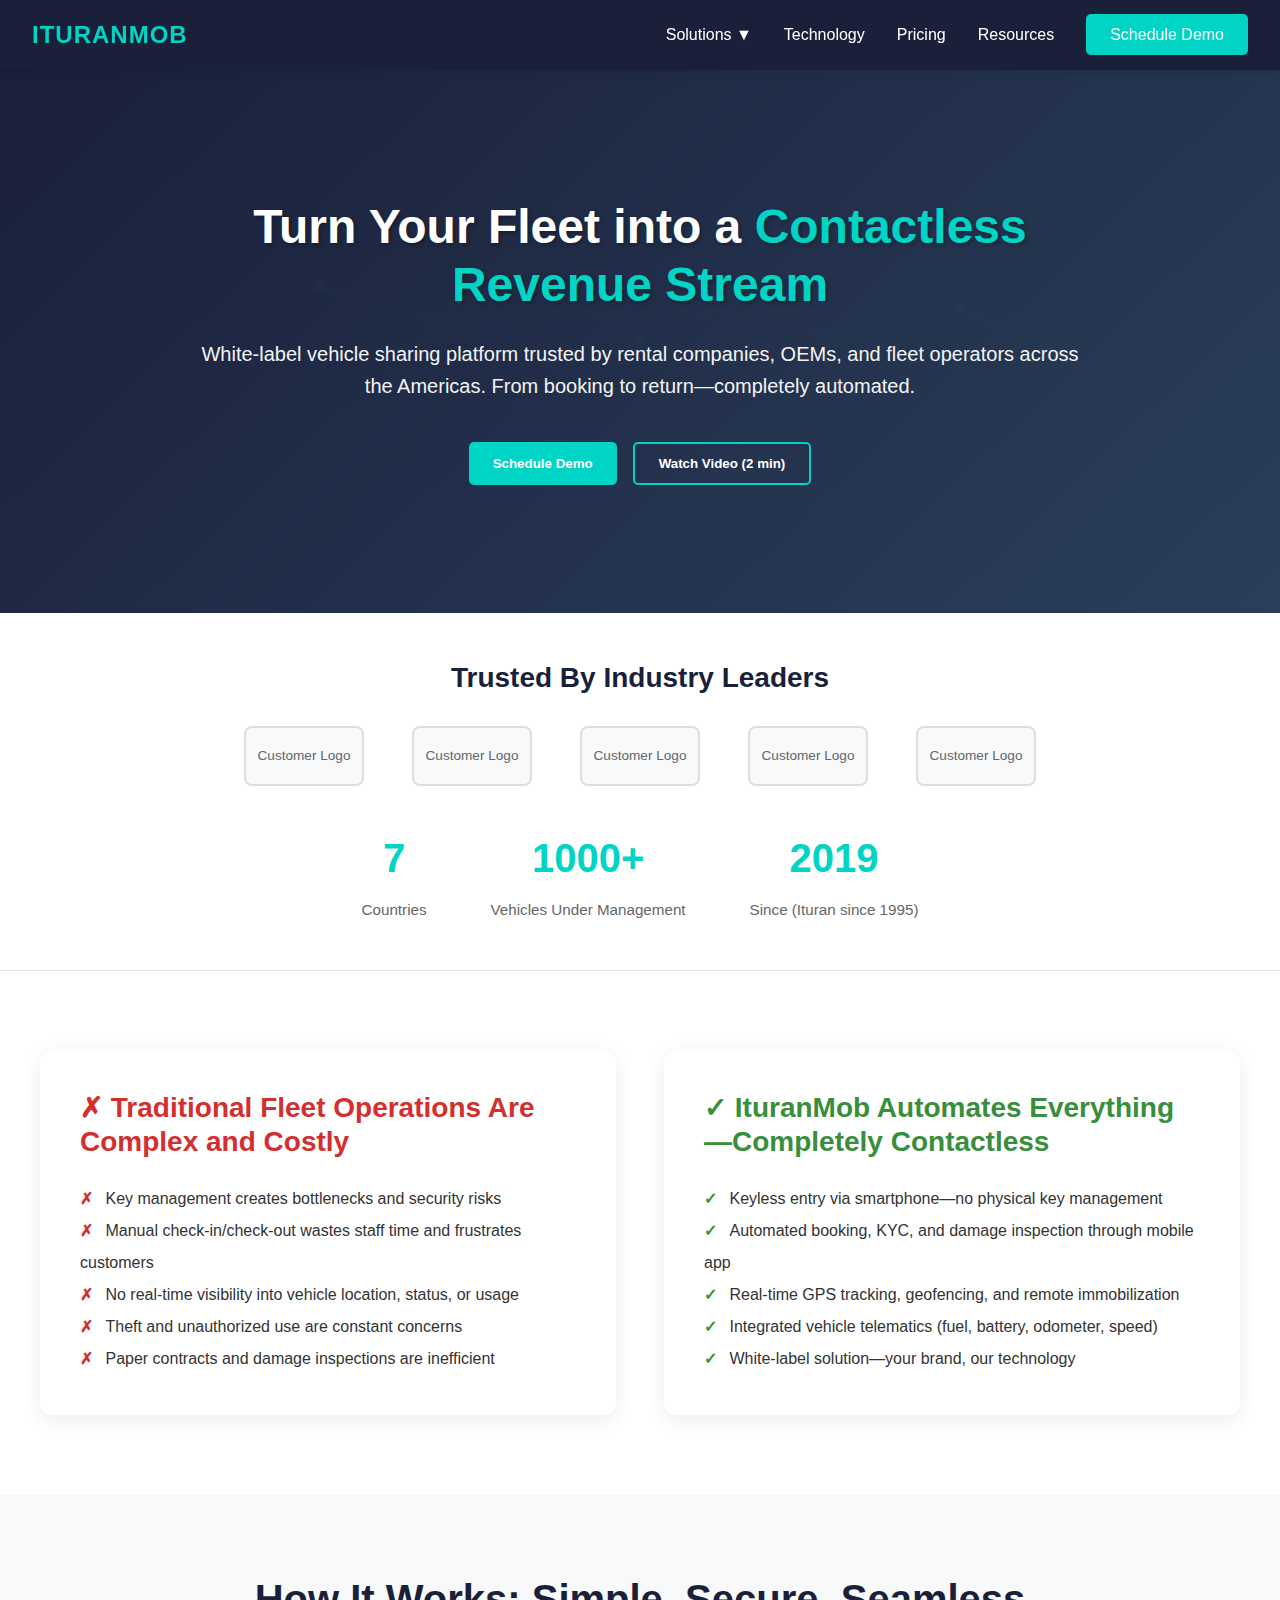
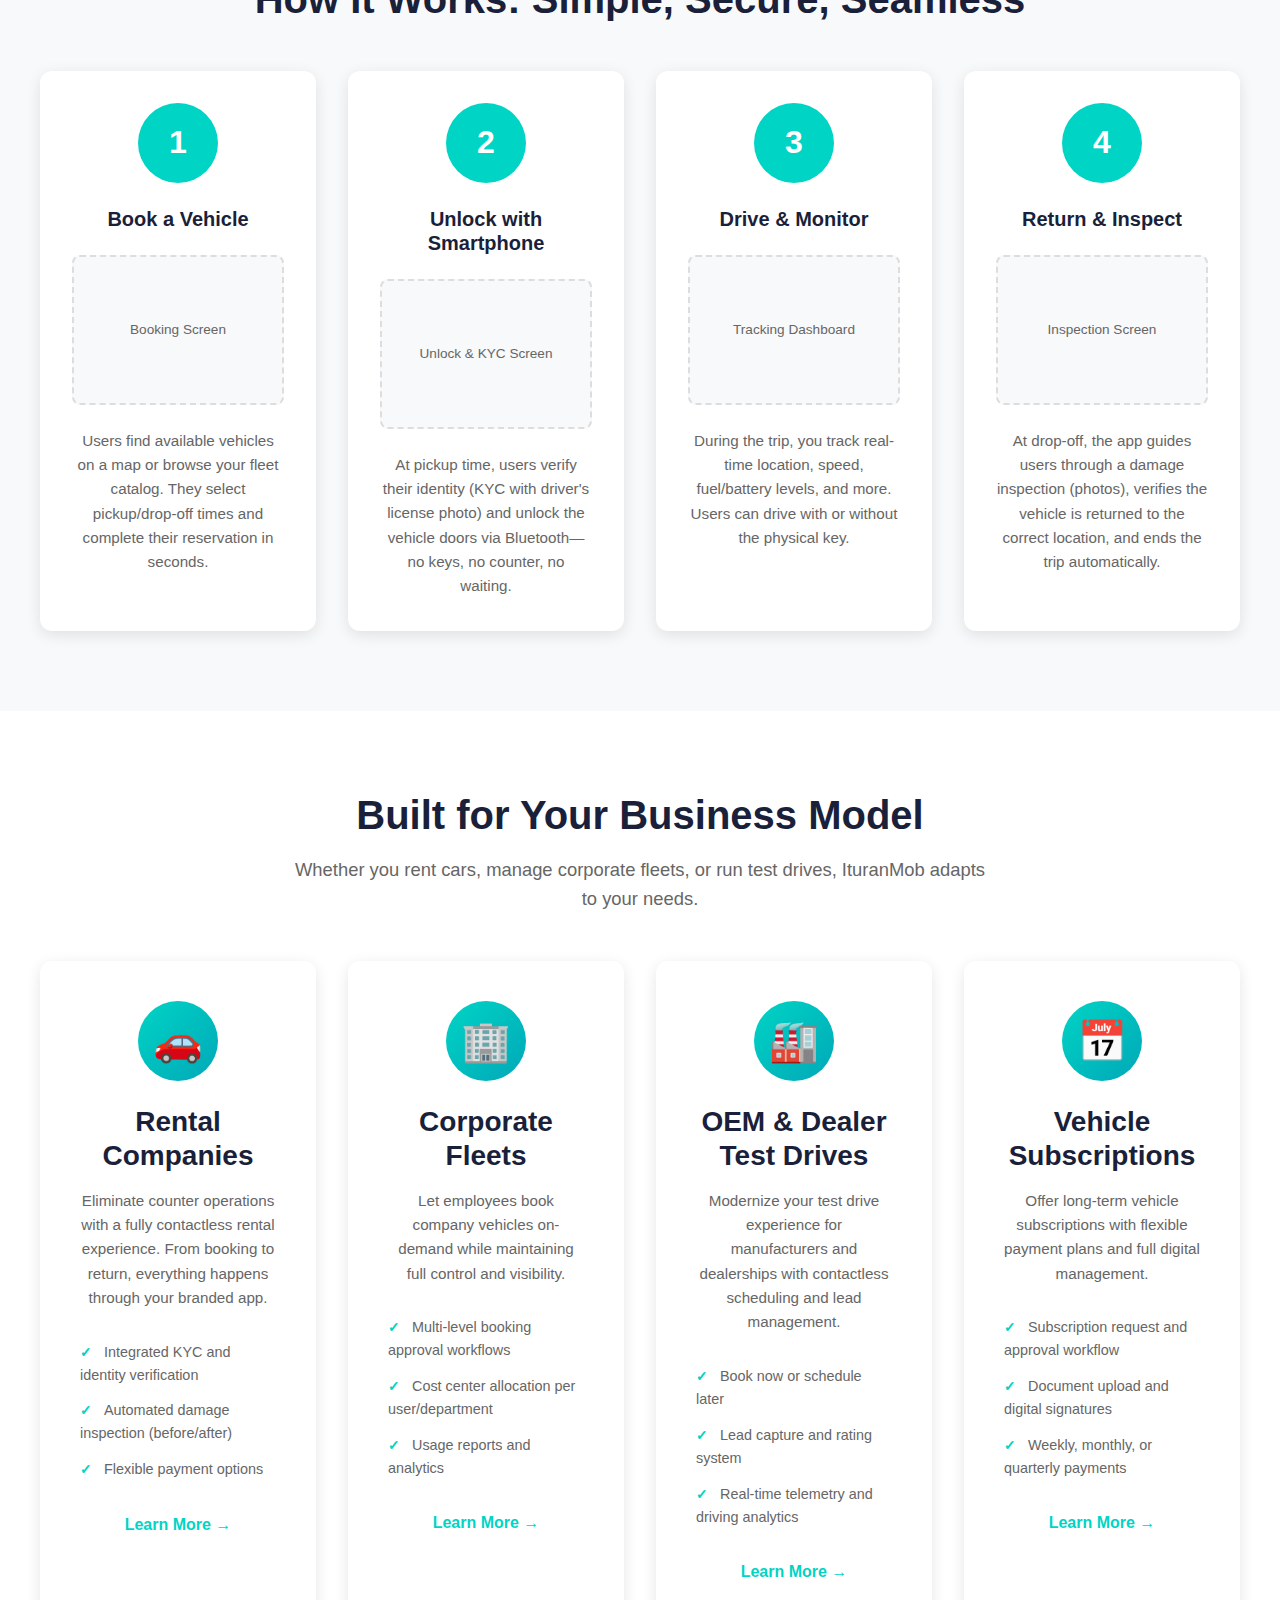
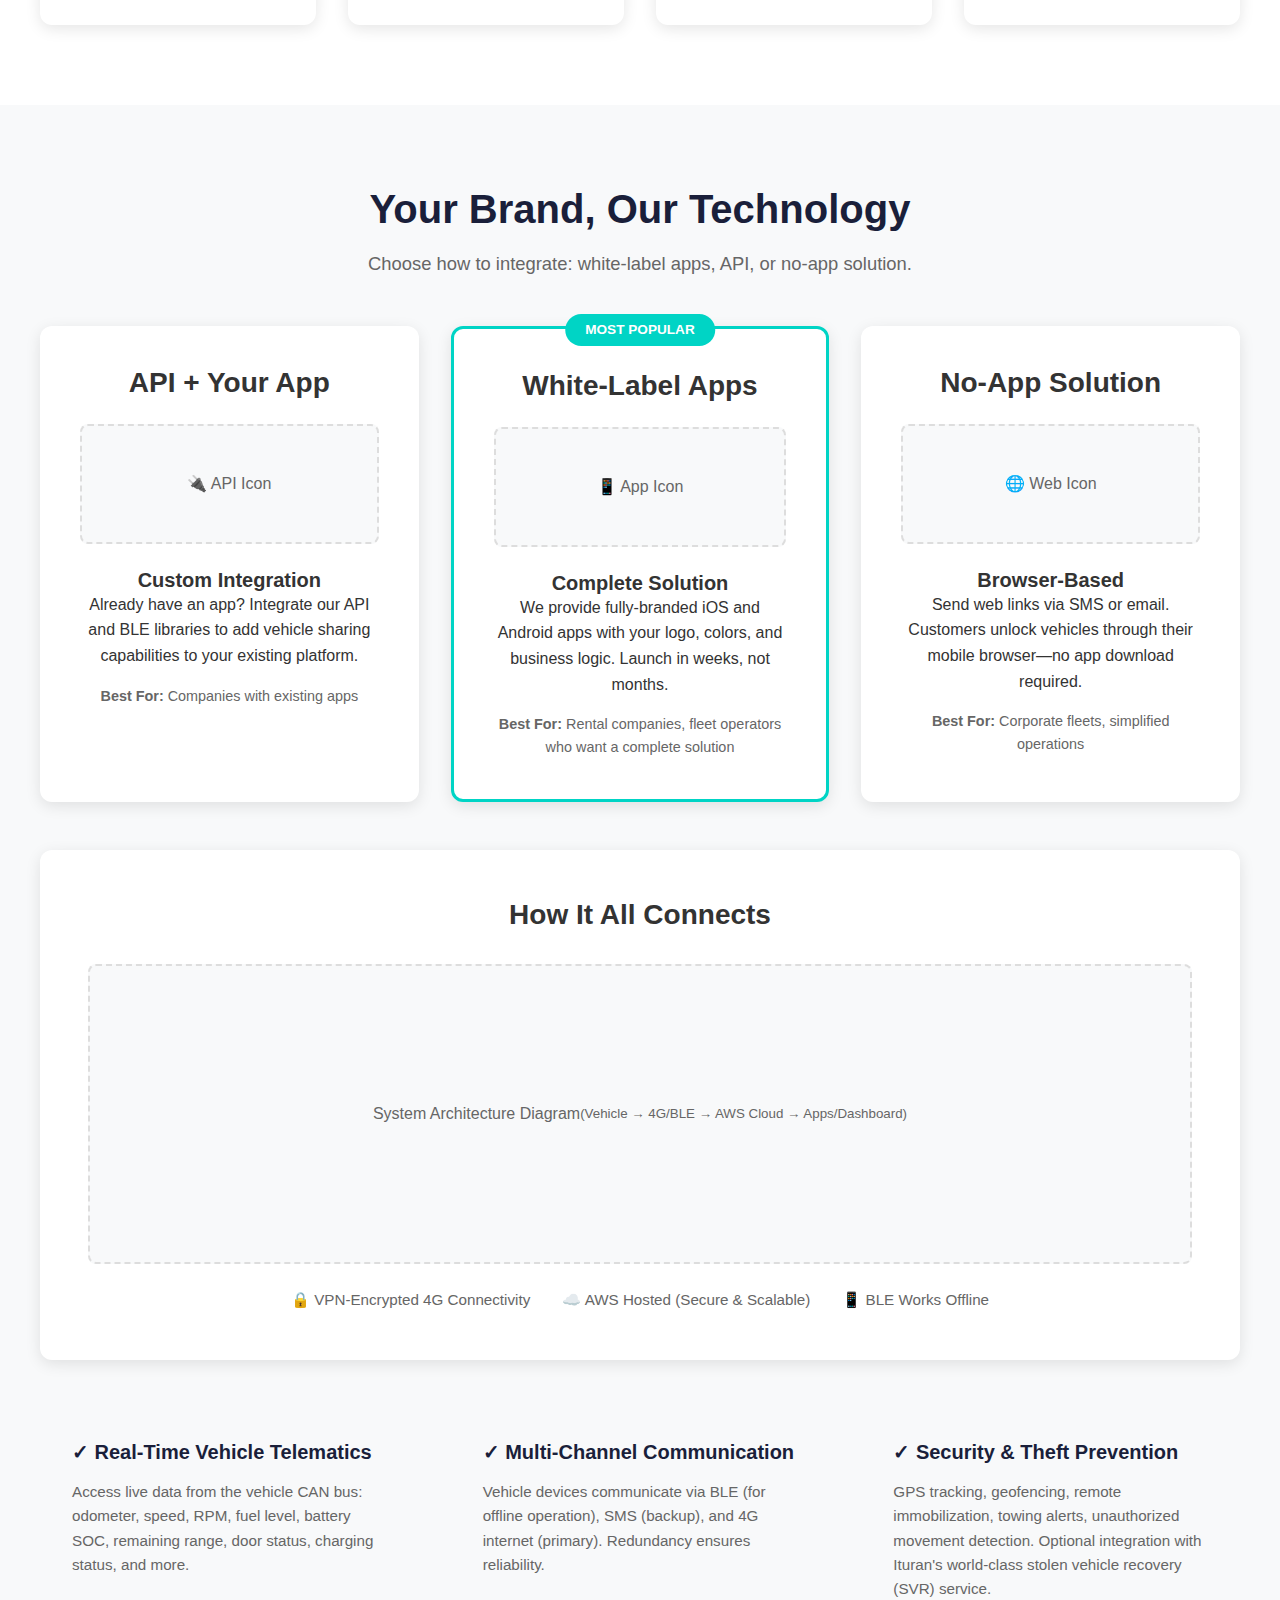
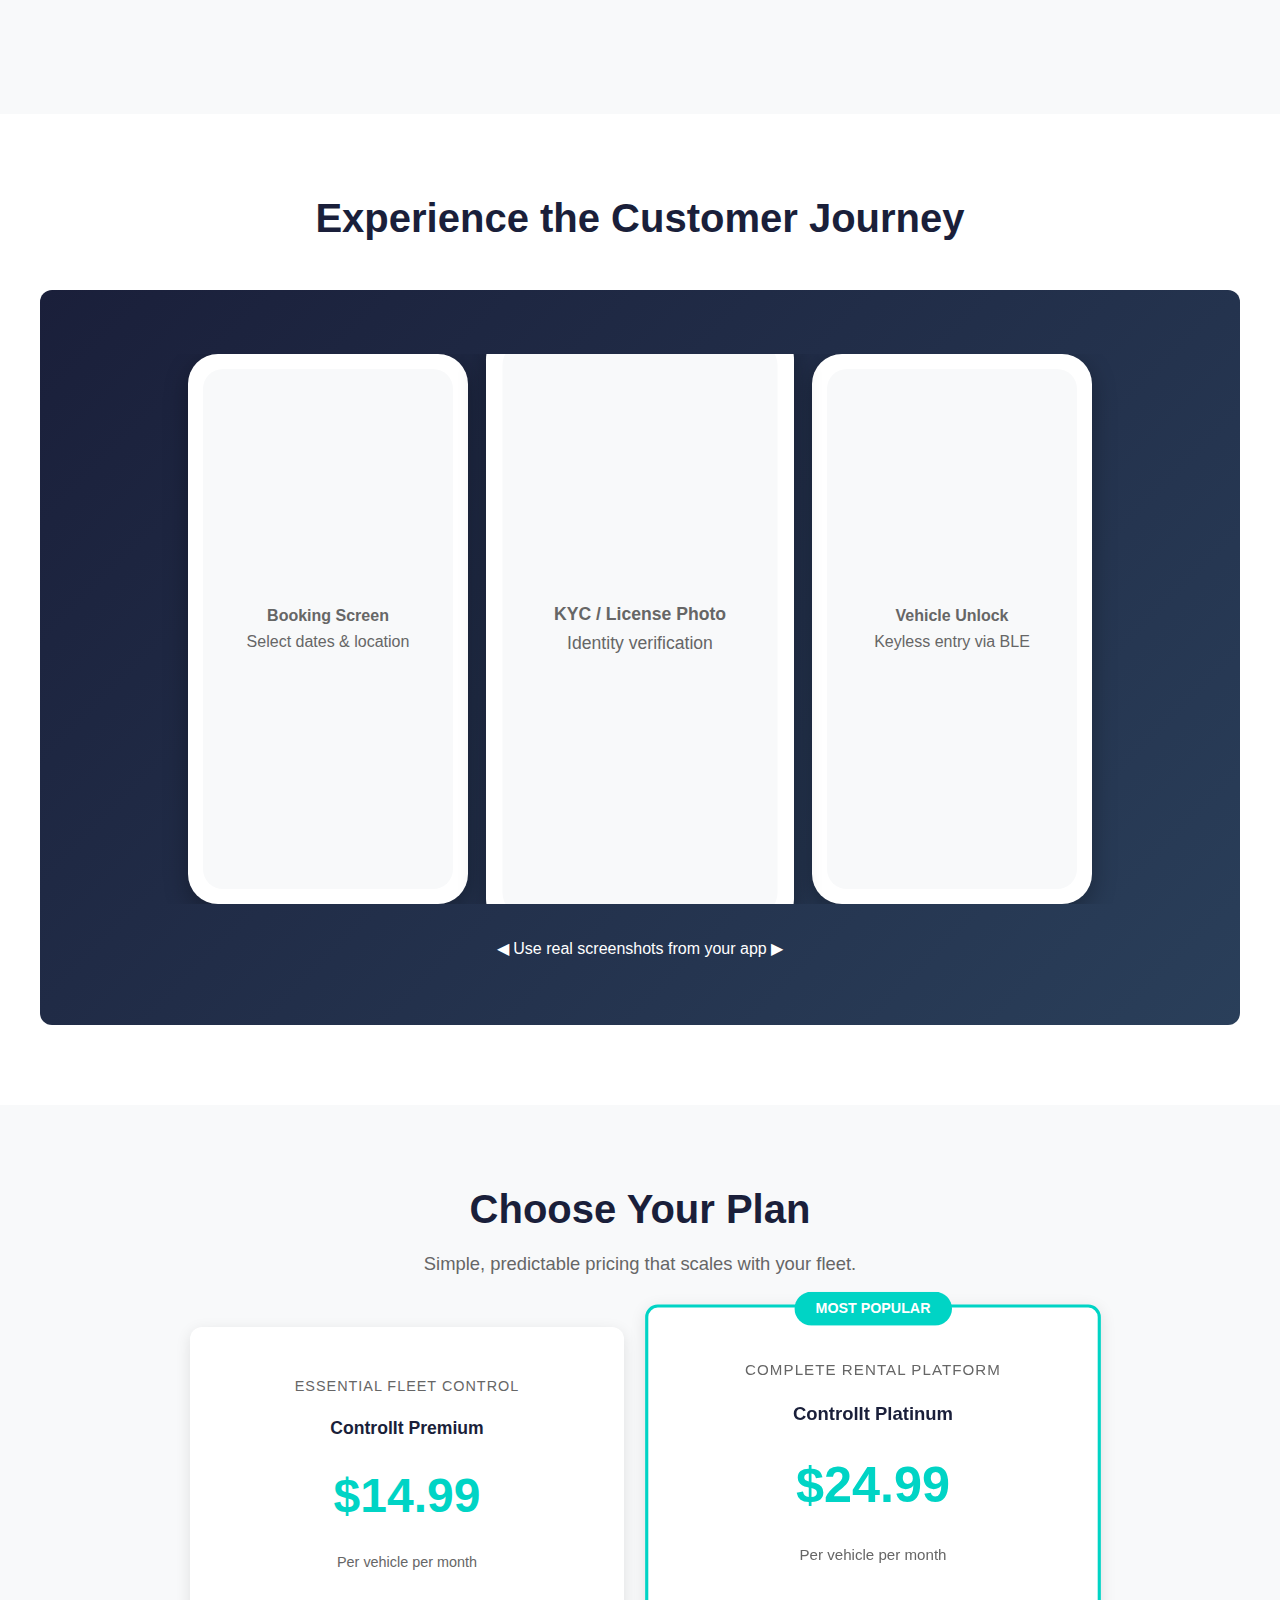
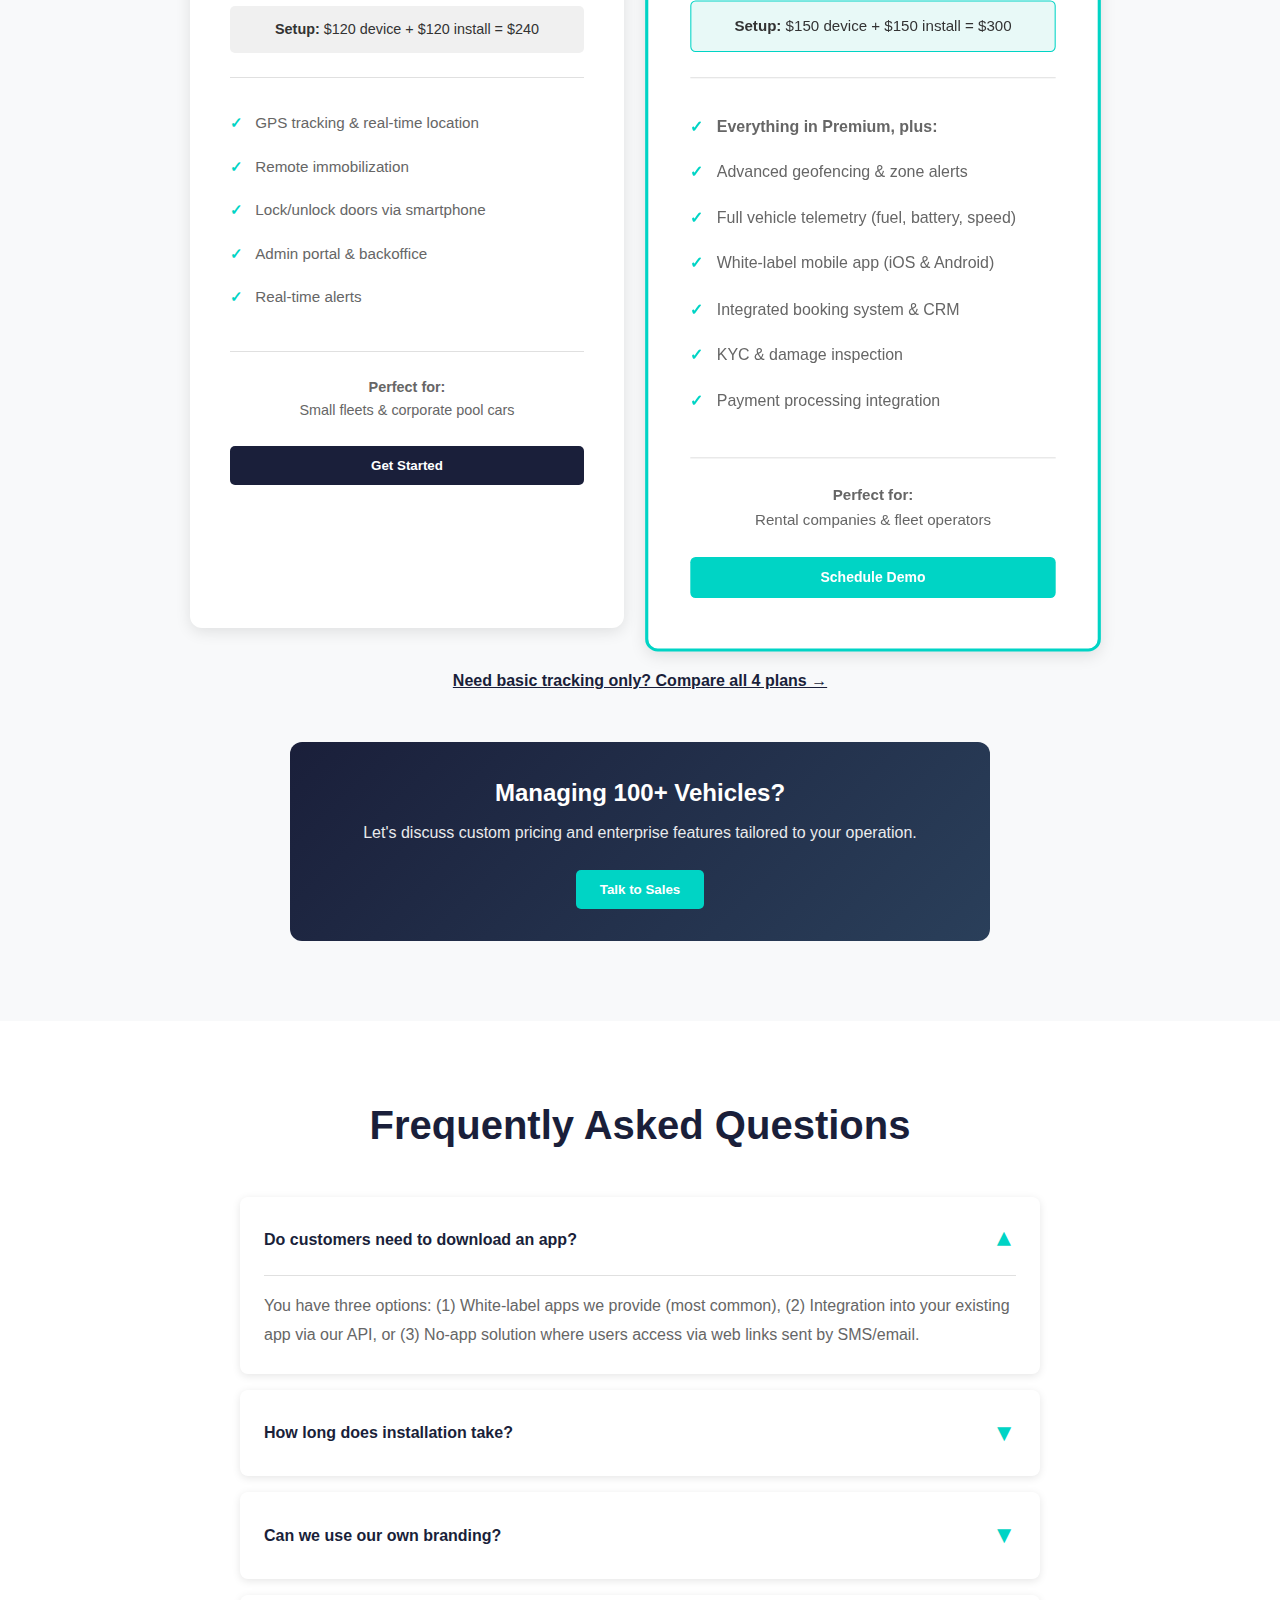
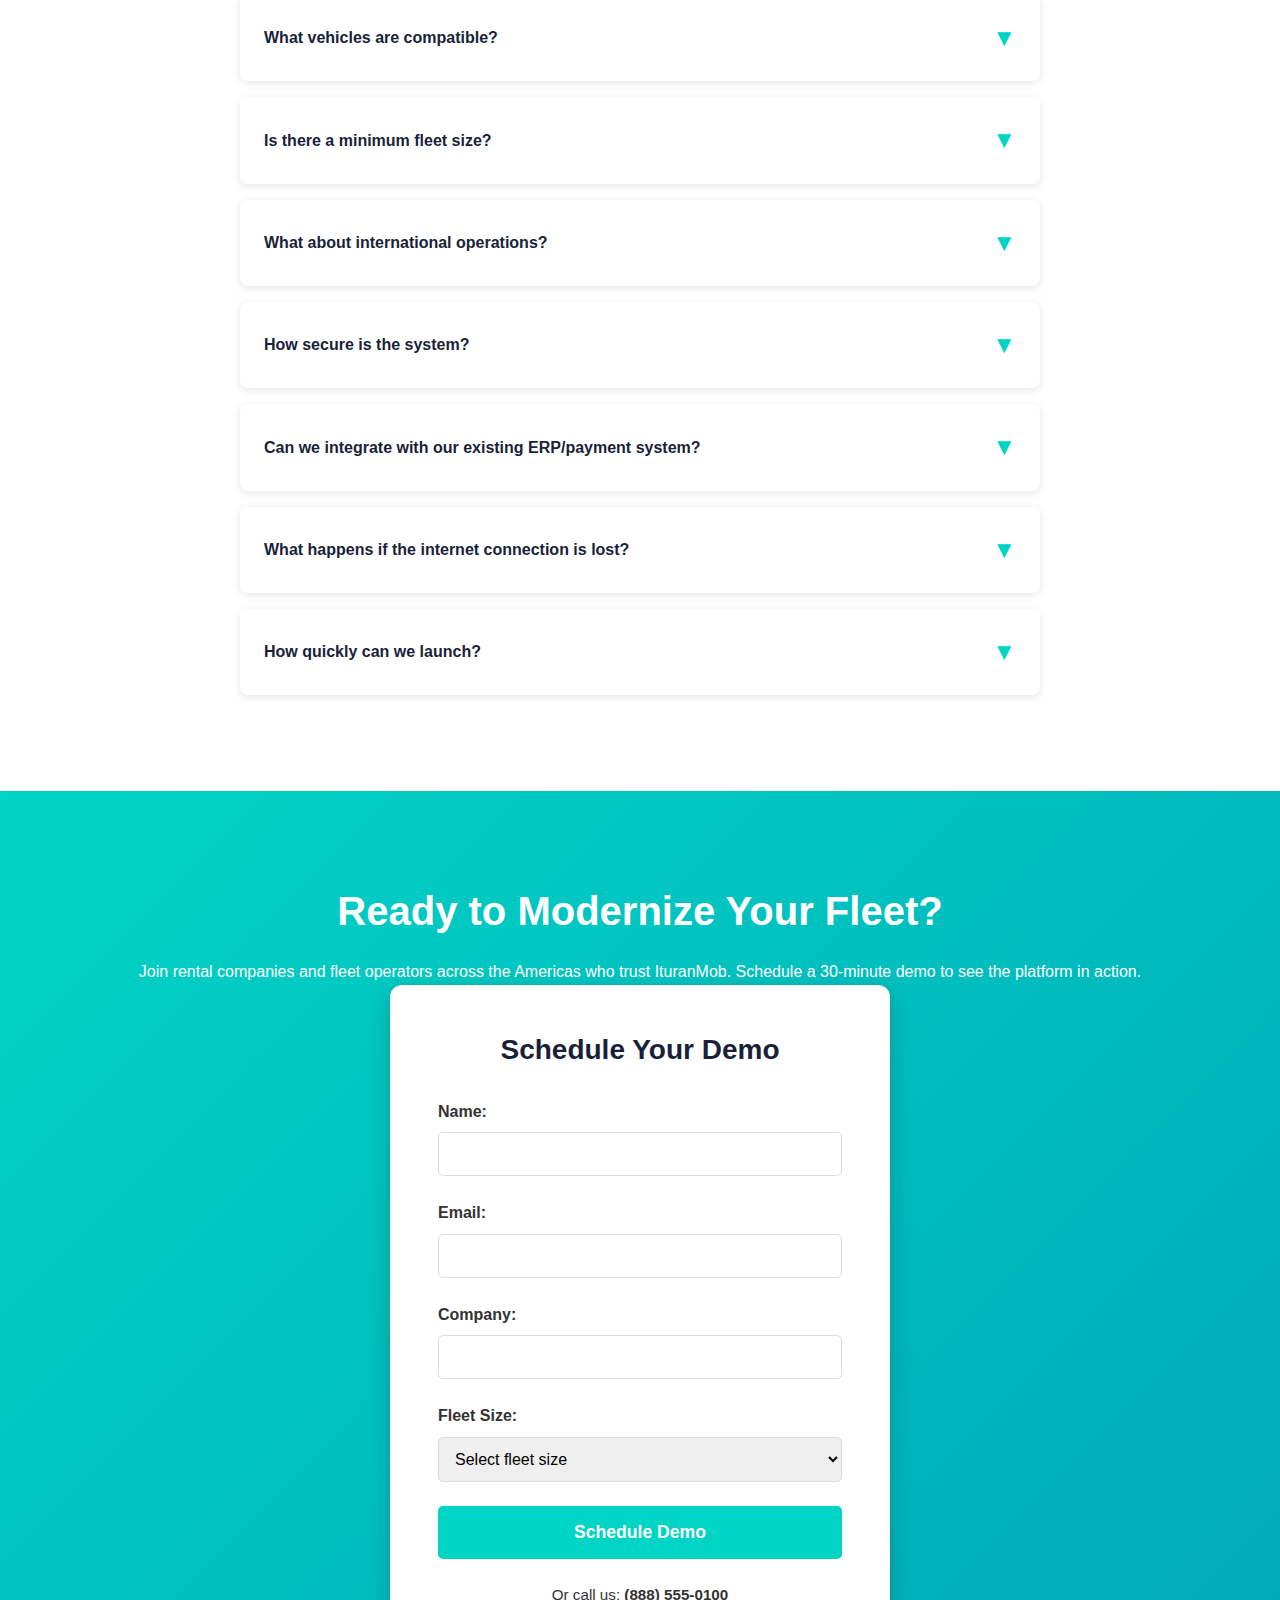
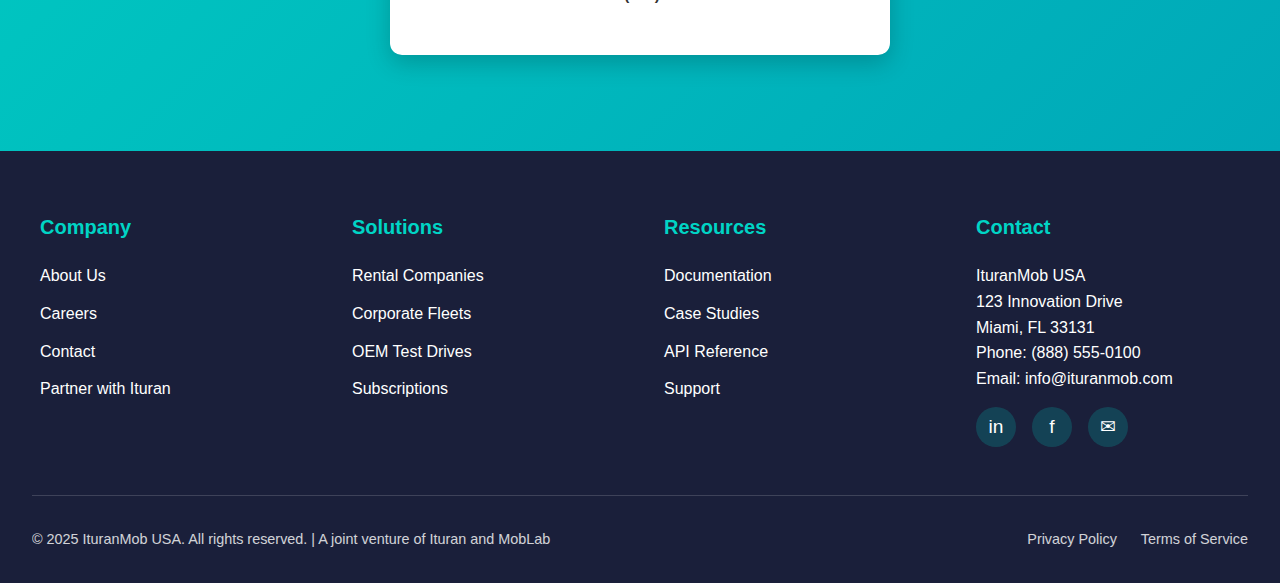
<file: index.html.old.html>
<!DOCTYPE html>
<html lang="en">
<head>
    <meta charset="UTF-8">
    <meta name="viewport" content="width=device-width, initial-scale=1.0">
    <title>IturanMob USA - Vehicle Sharing Platform for Rental Companies & Fleets</title>
    <meta name="description" content="White-label vehicle sharing platform trusted by rental companies, OEMs, and fleet operators. Contactless, automated, and fully branded.">
    
    <style>
        /* ========== RESET & BASE STYLES ========== */
        * {
            margin: 0;
            padding: 0;
            box-sizing: border-box;
        }
        
        :root {
            --turquoise: #00D4C5;
            --navy: #1A1F3A;
            --white: #FFFFFF;
            --gray: #666666;
            --light-gray: #F8F9FA;
            --dark-gray: #333333;
        }
        
        body {
            font-family: 'Segoe UI', 'Open Sans', -apple-system, BlinkMacSystemFont, sans-serif;
            line-height: 1.6;
            color: var(--dark-gray);
            overflow-x: hidden;
        }
        
        h1, h2, h3, h4, h5, h6 {
            font-family: 'Montserrat', 'Inter', sans-serif;
            font-weight: 700;
            line-height: 1.2;
        }
        
        h1 { font-size: 3rem; }
        h2 { font-size: 2.5rem; }
        h3 { font-size: 1.75rem; }
        h4 { font-size: 1.25rem; }
        
        a {
            text-decoration: none;
            color: inherit;
        }
        
        button {
            cursor: pointer;
            border: none;
            font-family: inherit;
        }
        
        img {
            max-width: 100%;
            height: auto;
        }
        
        /* ========== NAVIGATION ========== */
        .navbar {
            background: var(--navy);
            color: var(--white);
            padding: 1rem 2rem;
            position: sticky;
            top: 0;
            z-index: 1000;
            box-shadow: 0 2px 10px rgba(0,0,0,0.1);
        }
        
        .nav-container {
            max-width: 1400px;
            margin: 0 auto;
            display: flex;
            justify-content: space-between;
            align-items: center;
        }
        
        .logo {
            font-size: 1.5rem;
            font-weight: bold;
            color: var(--turquoise);
            letter-spacing: 1px;
        }
        
        .nav-menu {
            display: flex;
            gap: 2rem;
            list-style: none;
            align-items: center;
        }
        
        .nav-menu a {
            color: var(--white);
            transition: color 0.3s;
            font-weight: 500;
        }
        
        .nav-menu a:hover {
            color: var(--turquoise);
        }
        
        .dropdown {
            position: relative;
        }
        
        .dropdown-content {
            display: none;
            position: absolute;
            top: 100%;
            left: 0;
            background: var(--white);
            min-width: 220px;
            box-shadow: 0 8px 16px rgba(0,0,0,0.2);
            border-radius: 8px;
            margin-top: 0.5rem;
            overflow: hidden;
        }
        
        .dropdown:hover .dropdown-content {
            display: block;
        }
        
        .dropdown-content a {
            color: var(--dark-gray);
            padding: 12px 20px;
            display: block;
            transition: background 0.3s;
        }
        
        .dropdown-content a:hover {
            background: var(--light-gray);
            color: var(--turquoise);
        }
        
        .btn-primary {
            background: var(--turquoise);
            color: var(--white);
            padding: 0.75rem 1.5rem;
            border-radius: 5px;
            font-weight: 600;
            transition: all 0.3s;
        }
        
        .btn-primary:hover {
            background: #00A8B8;
            transform: translateY(-2px);
            box-shadow: 0 4px 12px rgba(0, 212, 197, 0.4);
        }
        
        .btn-secondary {
            background: transparent;
            color: var(--white);
            padding: 0.75rem 1.5rem;
            border: 2px solid var(--turquoise);
            border-radius: 5px;
            font-weight: 600;
            transition: all 0.3s;
        }
        
        .btn-secondary:hover {
            background: var(--turquoise);
            transform: translateY(-2px);
        }
        
        /* Mobile menu toggle */
        .mobile-toggle {
            display: none;
            font-size: 1.5rem;
            cursor: pointer;
        }
        
        /* ========== HERO SECTION ========== */
        .hero {
            background: linear-gradient(135deg, rgba(26, 31, 58, 0.95), rgba(42, 63, 90, 0.95)),
                        url('data:image/svg+xml,<svg xmlns="http://www.w3.org/2000/svg" viewBox="0 0 1200 600"><defs><linearGradient id="grad" x1="0%" y1="0%" x2="100%" y2="100%"><stop offset="0%" style="stop-color:%231A1F3A;stop-opacity:1" /><stop offset="100%" style="stop-color:%232A3F5A;stop-opacity:1" /></linearGradient></defs><rect width="1200" height="600" fill="url(%23grad)"/><path d="M 200 300 L 300 250 L 400 280 L 500 240 L 600 300 L 700 260 L 800 310 L 900 270 L 1000 320" stroke="%2300D4C5" stroke-width="2" fill="none" opacity="0.3"/><circle cx="300" cy="250" r="4" fill="%2300D4C5" opacity="0.6"/><circle cx="600" cy="300" r="4" fill="%2300D4C5" opacity="0.6"/><circle cx="900" cy="270" r="4" fill="%2300D4C5" opacity="0.6"/></svg>');
            background-size: cover;
            background-position: center;
            color: var(--white);
            text-align: center;
            padding: 8rem 2rem;
            position: relative;
        }
        
        .hero-content {
            max-width: 900px;
            margin: 0 auto;
            position: relative;
            z-index: 1;
        }
        
        .hero h1 {
            color: var(--white);
            margin-bottom: 1.5rem;
            text-shadow: 2px 2px 4px rgba(0,0,0,0.3);
            animation: fadeInUp 0.8s ease-out;
        }
        
        .hero-highlight {
            color: var(--turquoise);
        }
        
        .hero p {
            font-size: 1.25rem;
            margin-bottom: 2.5rem;
            opacity: 0.95;
            animation: fadeInUp 0.8s ease-out 0.2s both;
        }
        
        .hero-buttons {
            display: flex;
            gap: 1rem;
            justify-content: center;
            flex-wrap: wrap;
            animation: fadeInUp 0.8s ease-out 0.4s both;
        }
        
        @keyframes fadeInUp {
            from {
                opacity: 0;
                transform: translateY(30px);
            }
            to {
                opacity: 1;
                transform: translateY(0);
            }
        }
        
        /* ========== TRUST BAR ========== */
        .trust-bar {
            background: var(--white);
            padding: 3rem 2rem;
            text-align: center;
            border-bottom: 1px solid #e0e0e0;
        }
        
        .trust-bar h3 {
            color: var(--navy);
            margin-bottom: 2rem;
        }
        
        .logo-grid {
            display: flex;
            justify-content: center;
            align-items: center;
            gap: 3rem;
            flex-wrap: wrap;
            margin-bottom: 2.5rem;
        }
        
        .customer-logo {
            width: 120px;
            height: 60px;
            background: var(--light-gray);
            border: 2px solid #ddd;
            display: flex;
            align-items: center;
            justify-content: center;
            border-radius: 8px;
            color: var(--gray);
            font-size: 0.85rem;
            transition: all 0.3s;
        }
        
        .customer-logo:hover {
            border-color: var(--turquoise);
            transform: translateY(-5px);
        }
        
        .stats {
            display: flex;
            justify-content: center;
            gap: 4rem;
            flex-wrap: wrap;
            margin-top: 2rem;
        }
        
        .stat {
            text-align: center;
        }
        
        .stat-number {
            font-size: 2.5rem;
            font-weight: bold;
            color: var(--turquoise);
            margin-bottom: 0.5rem;
        }
        
        .stat-label {
            color: var(--gray);
            font-size: 0.95rem;
        }
        
        /* ========== SECTION CONTAINERS ========== */
        .section {
            padding: 5rem 2rem;
        }
        
        .section-dark {
            background: var(--light-gray);
        }
        
        .container {
            max-width: 1200px;
            margin: 0 auto;
        }
        
        .section-header {
            text-align: center;
            margin-bottom: 3rem;
        }
        
        .section-header h2 {
            color: var(--navy);
            margin-bottom: 1rem;
        }
        
        .section-header p {
            font-size: 1.15rem;
            color: var(--gray);
            max-width: 700px;
            margin: 0 auto;
        }
        
        /* ========== PROBLEM/SOLUTION ========== */
        .problem-solution {
            display: grid;
            grid-template-columns: 1fr 1fr;
            gap: 3rem;
        }
        
        .problem-box, .solution-box {
            background: var(--white);
            padding: 2.5rem;
            border-radius: 12px;
            box-shadow: 0 4px 20px rgba(0,0,0,0.08);
        }
        
        .problem-box h3 {
            color: #d32f2f;
            margin-bottom: 1.5rem;
            display: flex;
            align-items: center;
            gap: 0.5rem;
        }
        
        .solution-box h3 {
            color: #388e3c;
            margin-bottom: 1.5rem;
            display: flex;
            align-items: center;
            gap: 0.5rem;
        }
        
        .problem-box ul, .solution-box ul {
            list-style: none;
            line-height: 2;
        }
        
        .problem-box li::before {
            content: "✗ ";
            color: #d32f2f;
            font-weight: bold;
            margin-right: 0.5rem;
        }
        
        .solution-box li::before {
            content: "✓ ";
            color: #388e3c;
            font-weight: bold;
            margin-right: 0.5rem;
        }
        
        /* ========== HOW IT WORKS ========== */
        .steps-grid {
            display: grid;
            grid-template-columns: repeat(4, 1fr);
            gap: 2rem;
            margin-top: 3rem;
        }
        
        .step-card {
            background: var(--white);
            padding: 2rem;
            border-radius: 12px;
            text-align: center;
            box-shadow: 0 4px 15px rgba(0,0,0,0.1);
            transition: transform 0.3s;
        }
        
        .step-card:hover {
            transform: translateY(-10px);
        }
        
        .step-number {
            width: 80px;
            height: 80px;
            background: var(--turquoise);
            border-radius: 50%;
            display: flex;
            align-items: center;
            justify-content: center;
            margin: 0 auto 1.5rem;
            color: var(--white);
            font-size: 2rem;
            font-weight: bold;
        }
        
        .step-image {
            height: 150px;
            background: var(--light-gray);
            border: 2px dashed #ddd;
            border-radius: 8px;
            display: flex;
            align-items: center;
            justify-content: center;
            margin: 1.5rem 0;
            color: var(--gray);
            font-size: 0.85rem;
        }
        
        .step-card h4 {
            margin-bottom: 1rem;
            color: var(--navy);
        }
        
        .step-card p {
            font-size: 0.95rem;
            color: var(--gray);
        }
        
        /* ========== USE CASES ========== */
        .use-cases-grid {
            display: grid;
            grid-template-columns: repeat(4, 1fr);
            gap: 2rem;
            margin-top: 3rem;
        }
        
        .use-case-card {
            background: var(--white);
            padding: 2.5rem;
            border-radius: 12px;
            box-shadow: 0 4px 15px rgba(0,0,0,0.1);
            transition: all 0.3s;
            text-align: center;
        }
        
        .use-case-card:hover {
            transform: translateY(-10px);
            box-shadow: 0 8px 25px rgba(0,0,0,0.15);
        }
        
        .use-case-icon {
            width: 80px;
            height: 80px;
            background: linear-gradient(135deg, var(--turquoise), #00A8B8);
            border-radius: 50%;
            display: flex;
            align-items: center;
            justify-content: center;
            margin: 0 auto 1.5rem;
            font-size: 2.5rem;
        }
        
        .use-case-card h3 {
            color: var(--navy);
            margin-bottom: 1rem;
        }
        
        .use-case-card p {
            color: var(--gray);
            margin-bottom: 1.5rem;
            font-size: 0.95rem;
        }
        
        .use-case-card ul {
            text-align: left;
            list-style: none;
            margin-bottom: 1.5rem;
            font-size: 0.9rem;
        }
        
        .use-case-card li {
            padding: 0.4rem 0;
            color: var(--gray);
        }
        
        .use-case-card li::before {
            content: "✓ ";
            color: var(--turquoise);
            font-weight: bold;
            margin-right: 0.5rem;
        }
        
        .learn-more {
            color: var(--turquoise);
            font-weight: 600;
            transition: color 0.3s;
        }
        
        .learn-more:hover {
            color: #00A8B8;
        }
        
        /* ========== TECHNOLOGY ========== */
        .integration-options {
            display: grid;
            grid-template-columns: repeat(3, 1fr);
            gap: 2rem;
            margin-top: 3rem;
        }
        
        .integration-card {
            background: var(--white);
            padding: 2.5rem;
            border-radius: 12px;
            box-shadow: 0 4px 15px rgba(0,0,0,0.1);
            text-align: center;
            position: relative;
        }
        
        .integration-card.popular {
            border: 3px solid var(--turquoise);
        }
        
        .popular-badge {
            position: absolute;
            top: -15px;
            left: 50%;
            transform: translateX(-50%);
            background: var(--turquoise);
            color: var(--white);
            padding: 5px 20px;
            border-radius: 20px;
            font-size: 0.85rem;
            font-weight: bold;
        }
        
        .integration-image {
            height: 120px;
            background: var(--light-gray);
            border: 2px dashed #ddd;
            border-radius: 8px;
            margin: 1.5rem 0;
            display: flex;
            align-items: center;
            justify-content: center;
            color: var(--gray);
        }
        
        .architecture-diagram {
            background: var(--white);
            padding: 3rem;
            border-radius: 12px;
            margin-top: 3rem;
            box-shadow: 0 4px 15px rgba(0,0,0,0.1);
        }
        
        .architecture-image {
            height: 300px;
            background: var(--light-gray);
            border: 2px dashed #ddd;
            border-radius: 8px;
            display: flex;
            align-items: center;
            justify-content: center;
            color: var(--gray);
            margin: 1.5rem 0;
        }
        
        .tech-callouts {
            display: flex;
            justify-content: center;
            gap: 2rem;
            flex-wrap: wrap;
            margin-top: 1.5rem;
            font-size: 0.95rem;
            color: var(--gray);
        }
        
        .tech-features {
            display: grid;
            grid-template-columns: repeat(3, 1fr);
            gap: 2rem;
            margin-top: 3rem;
        }
        
        .tech-feature {
            background: var(--light-gray);
            padding: 2rem;
            border-radius: 8px;
        }
        
        .tech-feature h4 {
            color: var(--navy);
            margin-bottom: 1rem;
        }
        
        .tech-feature p {
            color: var(--gray);
            font-size: 0.95rem;
        }
        
        /* ========== MOBILE APP SHOWCASE ========== */
        .app-showcase {
            background: linear-gradient(135deg, var(--navy) 0%, #2A3F5A 100%);
            padding: 4rem 2rem;
            border-radius: 12px;
            margin-top: 3rem;
        }
        
        .carousel {
            display: flex;
            justify-content: center;
            align-items: center;
            gap: 2rem;
            overflow: hidden;
        }
        
        .phone-mockup {
            background: var(--white);
            border-radius: 30px;
            padding: 15px;
            width: 280px;
            height: 550px;
            box-shadow: 0 8px 24px rgba(0,0,0,0.3);
            transition: transform 0.3s;
        }
        
        .phone-mockup:hover {
            transform: scale(1.05);
        }
        
        .phone-mockup.center {
            transform: scale(1.1);
        }
        
        .phone-screen {
            height: 100%;
            background: var(--light-gray);
            border-radius: 20px;
            display: flex;
            flex-direction: column;
            align-items: center;
            justify-content: center;
            color: var(--gray);
        }
        
        .carousel-nav {
            text-align: center;
            margin-top: 2rem;
            color: var(--white);
        }
        
        /* ========== PRICING ========== */
        .pricing-cards {
            display: grid;
            grid-template-columns: repeat(3, 1fr);
            gap: 2rem;
            margin-top: 3rem;
        }
        
        .pricing-card {
            background: var(--white);
            padding: 3rem 2.5rem;
            border-radius: 12px;
            box-shadow: 0 4px 15px rgba(0,0,0,0.1);
            text-align: center;
            position: relative;
        }
        
        .pricing-card.featured {
            border: 3px solid var(--turquoise);
            transform: scale(1.05);
        }
        
        .pricing-badge {
            position: absolute;
            top: -15px;
            left: 50%;
            transform: translateX(-50%);
            background: var(--turquoise);
            color: var(--white);
            padding: 5px 20px;
            border-radius: 20px;
            font-size: 0.85rem;
            font-weight: bold;
        }
        
        .pricing-label {
            font-size: 0.9rem;
            color: var(--gray);
            margin-bottom: 1rem;
            text-transform: uppercase;
            letter-spacing: 1px;
        }
        
        .pricing-amount {
            font-size: 3rem;
            font-weight: bold;
            color: var(--turquoise);
            margin: 1rem 0;
        }
        
        .pricing-period {
            font-size: 0.9rem;
            color: var(--gray);
            margin-bottom: 2rem;
        }
        
        .pricing-card hr {
            border: none;
            border-top: 1px solid #e0e0e0;
            margin: 1.5rem 0;
        }
        
        .pricing-card ul {
            text-align: left;
            list-style: none;
            margin-bottom: 2rem;
        }
        
        .pricing-card li {
            padding: 0.6rem 0;
            color: var(--gray);
            font-size: 0.95rem;
        }
        
        .pricing-card li::before {
            content: "✓ ";
            color: var(--turquoise);
            font-weight: bold;
            margin-right: 0.5rem;
        }
        
        .calculator {
            background: var(--light-gray);
            padding: 3rem;
            border-radius: 12px;
            margin-top: 3rem;
        }
        
        .calculator h3 {
            text-align: center;
            color: var(--navy);
            margin-bottom: 2rem;
        }
        
        .calculator-content {
            max-width: 600px;
            margin: 0 auto;
        }
        
        .slider-container {
            margin: 2rem 0;
        }
        
        .slider-container label {
            font-weight: 600;
            display: block;
            margin-bottom: 1rem;
        }
        
        .slider {
            width: 100%;
            height: 8px;
            border-radius: 5px;
            background: #ddd;
            outline: none;
            -webkit-appearance: none;
        }
        
        .slider::-webkit-slider-thumb {
            -webkit-appearance: none;
            appearance: none;
            width: 24px;
            height: 24px;
            border-radius: 50%;
            background: var(--turquoise);
            cursor: pointer;
        }
        
        .slider::-moz-range-thumb {
            width: 24px;
            height: 24px;
            border-radius: 50%;
            background: var(--turquoise);
            cursor: pointer;
            border: none;
        }
        
        .vehicle-count {
            text-align: center;
            font-size: 1.5rem;
            color: var(--gray);
            margin: 1.5rem 0;
        }
        
        .calculation-result {
            background: var(--white);
            padding: 2.5rem;
            border-radius: 12px;
            box-shadow: 0 4px 15px rgba(0,0,0,0.1);
        }
        
        .calc-row {
            display: flex;
            justify-content: space-between;
            margin-bottom: 1rem;
            font-size: 1.05rem;
        }
        
        .calc-row.total {
            border-top: 2px solid #ddd;
            padding-top: 1.5rem;
            margin-top: 1.5rem;
            font-size: 1.25rem;
            font-weight: bold;
            color: var(--turquoise);
        }
        
        .calc-footer {
            text-align: center;
            margin-top: 2rem;
            font-size: 0.9rem;
            color: var(--gray);
        }
        
        /* ========== FAQ ========== */
        .faq-container {
            max-width: 800px;
            margin: 3rem auto 0;
        }
        
        .faq-item {
            background: var(--white);
            padding: 1.5rem;
            margin-bottom: 1rem;
            border-radius: 8px;
            box-shadow: 0 2px 8px rgba(0,0,0,0.1);
            cursor: pointer;
            transition: all 0.3s;
        }
        
        .faq-item:hover {
            box-shadow: 0 4px 15px rgba(0,0,0,0.15);
        }
        
        .faq-question {
            display: flex;
            justify-content: space-between;
            align-items: center;
            font-weight: 600;
            color: var(--navy);
        }
        
        .faq-icon {
            color: var(--turquoise);
            font-size: 1.5rem;
            transition: transform 0.3s;
        }
        
        .faq-answer {
            max-height: 0;
            overflow: hidden;
            transition: max-height 0.3s ease-out;
            padding-top: 0;
        }
        
        .faq-answer.active {
            max-height: 500px;
            padding-top: 1rem;
            border-top: 1px solid #e0e0e0;
            margin-top: 1rem;
        }
        
        .faq-answer p {
            color: var(--gray);
            line-height: 1.8;
        }
        
        /* ========== FINAL CTA ========== */
        .final-cta {
            background: linear-gradient(135deg, var(--turquoise) 0%, #00A8B8 100%);
            color: var(--white);
            padding: 6rem 2rem;
            text-align: center;
        }
        
        .final-cta h2 {
            color: var(--white);
            margin-bottom: 1.5rem;
        }
        
        .final-cta > p {
            font-size: 1.15rem;
            margin-bottom: 3rem;
            max-width: 600px;
            margin-left: auto;
            margin-right: auto;
        }
        
        .demo-form {
            background: var(--white);
            padding: 3rem;
            border-radius: 12px;
            max-width: 500px;
            margin: 0 auto;
            box-shadow: 0 8px 24px rgba(0,0,0,0.2);
            color: var(--dark-gray);
            text-align: left;
        }
        
        .demo-form h3 {
            text-align: center;
            margin-bottom: 2rem;
            color: var(--navy);
        }
        
        .form-group {
            margin-bottom: 1.5rem;
        }
        
        .form-group label {
            display: block;
            margin-bottom: 0.5rem;
            font-weight: 600;
        }
        
        .form-group input,
        .form-group select {
            width: 100%;
            padding: 0.75rem;
            border: 1px solid #ddd;
            border-radius: 5px;
            font-size: 1rem;
            font-family: inherit;
        }
        
        .form-group input:focus,
        .form-group select:focus {
            outline: none;
            border-color: var(--turquoise);
        }
        
        .submit-btn {
            width: 100%;
            padding: 1rem;
            background: var(--turquoise);
            color: var(--white);
            border: none;
            border-radius: 5px;
            font-size: 1.1rem;
            font-weight: 600;
            cursor: pointer;
            transition: all 0.3s;
        }
        
        .submit-btn:hover {
            background: #00A8B8;
        }
        
        .alt-contact {
            text-align: center;
            margin-top: 1.5rem;
            font-size: 0.95rem;
        }
        
        /* ========== FOOTER ========== */
        .footer {
            background: var(--navy);
            color: var(--white);
            padding: 4rem 2rem 2rem;
        }
        
        .footer-content {
            max-width: 1200px;
            margin: 0 auto;
            display: grid;
            grid-template-columns: repeat(4, 1fr);
            gap: 3rem;
            margin-bottom: 3rem;
        }
        
        .footer-column h4 {
            color: var(--turquoise);
            margin-bottom: 1.5rem;
        }
        
        .footer-column ul {
            list-style: none;
        }
        
        .footer-column li {
            margin-bottom: 0.75rem;
        }
        
        .footer-column a {
            color: var(--white);
            transition: color 0.3s;
        }
        
        .footer-column a:hover {
            color: var(--turquoise);
        }
        
        .social-links {
            display: flex;
            gap: 1rem;
            margin-top: 1rem;
        }
        
        .social-icon {
            width: 40px;
            height: 40px;
            background: rgba(0, 212, 197, 0.2);
            border-radius: 50%;
            display: flex;
            align-items: center;
            justify-content: center;
            font-size: 1.2rem;
            transition: all 0.3s;
        }
        
        .social-icon:hover {
            background: var(--turquoise);
            transform: translateY(-3px);
        }
        
        .footer-bottom {
            border-top: 1px solid rgba(255,255,255,0.2);
            padding-top: 2rem;
            display: flex;
            justify-content: space-between;
            align-items: center;
            flex-wrap: wrap;
            gap: 1rem;
            font-size: 0.9rem;
            opacity: 0.8;
        }
        
        .legal-links {
            display: flex;
            gap: 1.5rem;
        }
        
        /* ========== RESPONSIVE DESIGN ========== */
        @media (max-width: 1024px) {
            .use-cases-grid,
            .steps-grid {
                grid-template-columns: repeat(2, 1fr);
            }
            
            .pricing-cards,
            .integration-options,
            .tech-features {
                grid-template-columns: 1fr;
            }
            
            .pricing-card.featured {
                transform: scale(1);
            }
        }
        
        @media (max-width: 768px) {
            h1 { font-size: 2rem; }
            h2 { font-size: 1.75rem; }
            
            .nav-menu {
                display: none;
            }
            
            .mobile-toggle {
                display: block;
            }
            
            .hero {
                padding: 5rem 1.5rem;
            }
            
            .problem-solution,
            .use-cases-grid,
            .steps-grid {
                grid-template-columns: 1fr;
            }
            
            .stats {
                gap: 2rem;
            }
            
            .footer-content {
                grid-template-columns: 1fr 1fr;
            }
            
            .footer-bottom {
                flex-direction: column;
                text-align: center;
            }
            
            .carousel {
                flex-direction: column;
            }
            
            .phone-mockup.center {
                transform: scale(1);
            }
        }
    </style>
</head>
<body>
    <!-- NAVIGATION -->
    <nav class="navbar">
        <div class="nav-container">
            <div class="logo">ITURANMOB</div>
            <ul class="nav-menu">
                <li class="dropdown">
                    <a href="#solutions">Solutions ▼</a>
                    <div class="dropdown-content">
                        <a href="#rental">Rental Companies</a>
                        <a href="#corporate">Corporate Fleets</a>
                        <a href="#oem">OEM Test Drives</a>
                        <a href="#subscriptions">Subscriptions</a>
                    </div>
                </li>
                <li><a href="#technology">Technology</a></li>
                <li><a href="#pricing">Pricing</a></li>
                <li><a href="#faq">Resources</a></li>
                <li><a href="#demo" class="btn-primary">Schedule Demo</a></li>
            </ul>
            <div class="mobile-toggle">☰</div>
        </div>
    </nav>

    <!-- HERO SECTION -->
    <section class="hero">
        <div class="hero-content">
            <h1>Turn Your Fleet into a <span class="hero-highlight">Contactless Revenue Stream</span></h1>
            <p>White-label vehicle sharing platform trusted by rental companies, OEMs, and fleet operators across the Americas. From booking to return—completely automated.</p>
            <div class="hero-buttons">
                <button class="btn-primary" onclick="scrollToSection('demo')">Schedule Demo</button>
                <button class="btn-secondary">Watch Video (2 min)</button>
            </div>
        </div>
    </section>

    <!-- TRUST BAR -->
    <section class="trust-bar">
        <h3>Trusted By Industry Leaders</h3>
        <div class="logo-grid">
            <div class="customer-logo">Customer Logo</div>
            <div class="customer-logo">Customer Logo</div>
            <div class="customer-logo">Customer Logo</div>
            <div class="customer-logo">Customer Logo</div>
            <div class="customer-logo">Customer Logo</div>
        </div>
        <div class="stats">
            <div class="stat">
                <div class="stat-number">7</div>
                <div class="stat-label">Countries</div>
            </div>
            <div class="stat">
                <div class="stat-number">1000+</div>
                <div class="stat-label">Vehicles Under Management</div>
            </div>
            <div class="stat">
                <div class="stat-number">2019</div>
                <div class="stat-label">Since (Ituran since 1995)</div>
            </div>
        </div>
    </section>

    <!-- PROBLEM/SOLUTION -->
    <section class="section">
        <div class="container">
            <div class="problem-solution">
                <div class="problem-box">
                    <h3>✗ Traditional Fleet Operations Are Complex and Costly</h3>
                    <ul>
                        <li>Key management creates bottlenecks and security risks</li>
                        <li>Manual check-in/check-out wastes staff time and frustrates customers</li>
                        <li>No real-time visibility into vehicle location, status, or usage</li>
                        <li>Theft and unauthorized use are constant concerns</li>
                        <li>Paper contracts and damage inspections are inefficient</li>
                    </ul>
                </div>
                <div class="solution-box">
                    <h3>✓ IturanMob Automates Everything—Completely Contactless</h3>
                    <ul>
                        <li>Keyless entry via smartphone—no physical key management</li>
                        <li>Automated booking, KYC, and damage inspection through mobile app</li>
                        <li>Real-time GPS tracking, geofencing, and remote immobilization</li>
                        <li>Integrated vehicle telematics (fuel, battery, odometer, speed)</li>
                        <li>White-label solution—your brand, our technology</li>
                    </ul>
                </div>
            </div>
        </div>
    </section>

    <!-- HOW IT WORKS -->
    <section class="section section-dark" id="how-it-works">
        <div class="container">
            <div class="section-header">
                <h2>How It Works: Simple, Secure, Seamless</h2>
            </div>
            <div class="steps-grid">
                <div class="step-card">
                    <div class="step-number">1</div>
                    <h4>Book a Vehicle</h4>
                    <div class="step-image">Booking Screen</div>
                    <p>Users find available vehicles on a map or browse your fleet catalog. They select pickup/drop-off times and complete their reservation in seconds.</p>
                </div>
                <div class="step-card">
                    <div class="step-number">2</div>
                    <h4>Unlock with Smartphone</h4>
                    <div class="step-image">Unlock & KYC Screen</div>
                    <p>At pickup time, users verify their identity (KYC with driver's license photo) and unlock the vehicle doors via Bluetooth—no keys, no counter, no waiting.</p>
                </div>
                <div class="step-card">
                    <div class="step-number">3</div>
                    <h4>Drive & Monitor</h4>
                    <div class="step-image">Tracking Dashboard</div>
                    <p>During the trip, you track real-time location, speed, fuel/battery levels, and more. Users can drive with or without the physical key.</p>
                </div>
                <div class="step-card">
                    <div class="step-number">4</div>
                    <h4>Return & Inspect</h4>
                    <div class="step-image">Inspection Screen</div>
                    <p>At drop-off, the app guides users through a damage inspection (photos), verifies the vehicle is returned to the correct location, and ends the trip automatically.</p>
                </div>
            </div>
        </div>
    </section>

    <!-- USE CASES -->
    <section class="section" id="solutions">
        <div class="container">
            <div class="section-header">
                <h2>Built for Your Business Model</h2>
                <p>Whether you rent cars, manage corporate fleets, or run test drives, IturanMob adapts to your needs.</p>
            </div>
            <div class="use-cases-grid">
                <div class="use-case-card">
                    <div class="use-case-icon">🚗</div>
                    <h3>Rental Companies</h3>
                    <p>Eliminate counter operations with a fully contactless rental experience. From booking to return, everything happens through your branded app.</p>
                    <ul>
                        <li>Integrated KYC and identity verification</li>
                        <li>Automated damage inspection (before/after)</li>
                        <li>Flexible payment options</li>
                    </ul>
                    <a href="#" class="learn-more">Learn More →</a>
                </div>
                <div class="use-case-card">
                    <div class="use-case-icon">🏢</div>
                    <h3>Corporate Fleets</h3>
                    <p>Let employees book company vehicles on-demand while maintaining full control and visibility.</p>
                    <ul>
                        <li>Multi-level booking approval workflows</li>
                        <li>Cost center allocation per user/department</li>
                        <li>Usage reports and analytics</li>
                    </ul>
                    <a href="#" class="learn-more">Learn More →</a>
                </div>
                <div class="use-case-card">
                    <div class="use-case-icon">🏭</div>
                    <h3>OEM & Dealer Test Drives</h3>
                    <p>Modernize your test drive experience for manufacturers and dealerships with contactless scheduling and lead management.</p>
                    <ul>
                        <li>Book now or schedule later</li>
                        <li>Lead capture and rating system</li>
                        <li>Real-time telemetry and driving analytics</li>
                    </ul>
                    <a href="#" class="learn-more">Learn More →</a>
                </div>
                <div class="use-case-card">
                    <div class="use-case-icon">📅</div>
                    <h3>Vehicle Subscriptions</h3>
                    <p>Offer long-term vehicle subscriptions with flexible payment plans and full digital management.</p>
                    <ul>
                        <li>Subscription request and approval workflow</li>
                        <li>Document upload and digital signatures</li>
                        <li>Weekly, monthly, or quarterly payments</li>
                    </ul>
                    <a href="#" class="learn-more">Learn More →</a>
                </div>
            </div>
        </div>
    </section>

    <!-- TECHNOLOGY -->
    <section class="section section-dark" id="technology">
        <div class="container">
            <div class="section-header">
                <h2>Your Brand, Our Technology</h2>
                <p>Choose how to integrate: white-label apps, API, or no-app solution.</p>
            </div>
            <div class="integration-options">
                <div class="integration-card">
                    <h3>API + Your App</h3>
                    <div class="integration-image">🔌 API Icon</div>
                    <h4>Custom Integration</h4>
                    <p>Already have an app? Integrate our API and BLE libraries to add vehicle sharing capabilities to your existing platform.</p>
                    <p style="margin-top: 1rem; font-size: 0.9rem; color: var(--gray);"><strong>Best For:</strong> Companies with existing apps</p>
                </div>
                <div class="integration-card popular">
                    <div class="popular-badge">MOST POPULAR</div>
                    <h3>White-Label Apps</h3>
                    <div class="integration-image">📱 App Icon</div>
                    <h4>Complete Solution</h4>
                    <p>We provide fully-branded iOS and Android apps with your logo, colors, and business logic. Launch in weeks, not months.</p>
                    <p style="margin-top: 1rem; font-size: 0.9rem; color: var(--gray);"><strong>Best For:</strong> Rental companies, fleet operators who want a complete solution</p>
                </div>
                <div class="integration-card">
                    <h3>No-App Solution</h3>
                    <div class="integration-image">🌐 Web Icon</div>
                    <h4>Browser-Based</h4>
                    <p>Send web links via SMS or email. Customers unlock vehicles through their mobile browser—no app download required.</p>
                    <p style="margin-top: 1rem; font-size: 0.9rem; color: var(--gray);"><strong>Best For:</strong> Corporate fleets, simplified operations</p>
                </div>
            </div>

            <div class="architecture-diagram">
                <h3 style="text-align: center; margin-bottom: 2rem;">How It All Connects</h3>
                <div class="architecture-image">
                    System Architecture Diagram<br>
                    <small>(Vehicle → 4G/BLE → AWS Cloud → Apps/Dashboard)</small>
                </div>
                <div class="tech-callouts">
                    <span>🔒 VPN-Encrypted 4G Connectivity</span>
                    <span>☁️ AWS Hosted (Secure & Scalable)</span>
                    <span>📱 BLE Works Offline</span>
                </div>
            </div>

            <div class="tech-features">
                <div class="tech-feature">
                    <h4>✓ Real-Time Vehicle Telematics</h4>
                    <p>Access live data from the vehicle CAN bus: odometer, speed, RPM, fuel level, battery SOC, remaining range, door status, charging status, and more.</p>
                </div>
                <div class="tech-feature">
                    <h4>✓ Multi-Channel Communication</h4>
                    <p>Vehicle devices communicate via BLE (for offline operation), SMS (backup), and 4G internet (primary). Redundancy ensures reliability.</p>
                </div>
                <div class="tech-feature">
                    <h4>✓ Security & Theft Prevention</h4>
                    <p>GPS tracking, geofencing, remote immobilization, towing alerts, unauthorized movement detection. Optional integration with Ituran's world-class stolen vehicle recovery (SVR) service.</p>
                </div>
            </div>
        </div>
    </section>

    <!-- MOBILE APP SHOWCASE -->
    <section class="section">
        <div class="container">
            <div class="section-header">
                <h2>Experience the Customer Journey</h2>
            </div>
            <div class="app-showcase">
                <div class="carousel">
                    <div class="phone-mockup">
                        <div class="phone-screen">
                            <strong>Booking Screen</strong>
                            <p>Select dates & location</p>
                        </div>
                    </div>
                    <div class="phone-mockup center">
                        <div class="phone-screen">
                            <strong>KYC / License Photo</strong>
                            <p>Identity verification</p>
                        </div>
                    </div>
                    <div class="phone-mockup">
                        <div class="phone-screen">
                            <strong>Vehicle Unlock</strong>
                            <p>Keyless entry via BLE</p>
                        </div>
                    </div>
                </div>
                <div class="carousel-nav">
                    ◀ Use real screenshots from your app ▶
                </div>
            </div>
        </div>
    </section>

    <!-- PRICING -->
    <section class="section section-dark" id="pricing">
        <div class="container">
            <div class="section-header">
                <h2>Choose Your Plan</h2>
                <p>Simple, predictable pricing that scales with your fleet.</p>
            </div>
            <div class="pricing-cards" style="grid-template-columns: repeat(2, 1fr); max-width: 900px; margin: 3rem auto 0;">
                <div class="pricing-card">
                    <div class="pricing-label">Essential Fleet Control</div>
                    <div style="font-size: 1.1rem; color: var(--navy); font-weight: 600; margin-bottom: 0.5rem;">ControlIt Premium</div>
                    <div class="pricing-amount">$14.99</div>
                    <div class="pricing-period">Per vehicle per month</div>
                    <div style="text-align: center; margin: 1rem 0; padding: 0.75rem; background: #f0f0f0; border-radius: 5px; font-size: 0.9rem;">
                        <strong>Setup:</strong> $120 device + $120 install = $240
                    </div>
                    <hr>
                    <ul>
                        <li>GPS tracking & real-time location</li>
                        <li>Remote immobilization</li>
                        <li>Lock/unlock doors via smartphone</li>
                        <li>Admin portal & backoffice</li>
                        <li>Real-time alerts</li>
                    </ul>
                    <div style="text-align: center; margin-top: 1.5rem; padding-top: 1.5rem; border-top: 1px solid #e0e0e0; font-size: 0.9rem; color: var(--gray);">
                        <strong>Perfect for:</strong><br>
                        Small fleets & corporate pool cars
                    </div>
                    <div style="margin-top: 1.5rem;">
                        <button class="btn-primary" style="width: 100%; background: var(--navy);" onclick="scrollToSection('demo')">Get Started</button>
                    </div>
                </div>
                <div class="pricing-card featured">
                    <div class="pricing-badge">MOST POPULAR</div>
                    <div class="pricing-label">Complete Rental Platform</div>
                    <div style="font-size: 1.1rem; color: var(--navy); font-weight: 600; margin-bottom: 0.5rem;">ControlIt Platinum</div>
                    <div class="pricing-amount">$24.99</div>
                    <div class="pricing-period">Per vehicle per month</div>
                    <div style="text-align: center; margin: 1rem 0; padding: 0.75rem; background: #e8f9f7; border-radius: 5px; font-size: 0.9rem; border: 1px solid var(--turquoise);">
                        <strong>Setup:</strong> $150 device + $150 install = $300
                    </div>
                    <hr>
                    <ul>
                        <li><strong>Everything in Premium, plus:</strong></li>
                        <li>Advanced geofencing & zone alerts</li>
                        <li>Full vehicle telemetry (fuel, battery, speed)</li>
                        <li>White-label mobile app (iOS & Android)</li>
                        <li>Integrated booking system & CRM</li>
                        <li>KYC & damage inspection</li>
                        <li>Payment processing integration</li>
                    </ul>
                    <div style="text-align: center; margin-top: 1.5rem; padding-top: 1.5rem; border-top: 1px solid #e0e0e0; font-size: 0.9rem; color: var(--gray);">
                        <strong>Perfect for:</strong><br>
                        Rental companies & fleet operators
                    </div>
                    <div style="margin-top: 1.5rem;">
                        <button class="btn-primary" style="width: 100%;" onclick="scrollToSection('demo')">Schedule Demo</button>
                    </div>
                </div>
            </div>
            
            <div style="text-align: center; margin-top: 2.5rem; font-size: 1rem;">
                <a href="pricing.html" style="color: var(--navy); font-weight: 600; text-decoration: underline;">
                    Need basic tracking only? Compare all 4 plans →
                </a>
            </div>
            
            <div style="background: linear-gradient(135deg, var(--navy), #2A3F5A); color: white; padding: 2rem; border-radius: 12px; text-align: center; margin-top: 3rem; max-width: 700px; margin-left: auto; margin-right: auto;">
                <div style="font-size: 1.5rem; font-weight: bold; margin-bottom: 0.5rem;">Managing 100+ Vehicles?</div>
                <p style="margin-bottom: 1.5rem; opacity: 0.9;">Let's discuss custom pricing and enterprise features tailored to your operation.</p>
                <button class="btn-primary" onclick="scrollToSection('demo')">Talk to Sales</button>
            </div>
        </div>
    </section>

    <!-- FAQ -->
    <section class="section" id="faq">
        <div class="container">
            <div class="section-header">
                <h2>Frequently Asked Questions</h2>
            </div>
            <div class="faq-container">
                <div class="faq-item" onclick="toggleFAQ(this)">
                    <div class="faq-question">
                        <span>Do customers need to download an app?</span>
                        <span class="faq-icon">▼</span>
                    </div>
                    <div class="faq-answer">
                        <p>You have three options: (1) White-label apps we provide (most common), (2) Integration into your existing app via our API, or (3) No-app solution where users access via web links sent by SMS/email.</p>
                    </div>
                </div>
                <div class="faq-item" onclick="toggleFAQ(this)">
                    <div class="faq-question">
                        <span>How long does installation take?</span>
                        <span class="faq-icon">▼</span>
                    </div>
                    <div class="faq-answer">
                        <p>Approximately 2 hours per vehicle. Our team trains your technicians or recommended installers. Once trained, your team can install at scale.</p>
                    </div>
                </div>
                <div class="faq-item" onclick="toggleFAQ(this)">
                    <div class="faq-question">
                        <span>Can we use our own branding?</span>
                        <span class="faq-icon">▼</span>
                    </div>
                    <div class="faq-answer">
                        <p>Absolutely! IturanMob is a white-label solution. The apps, dashboards, and customer communications all use your logo, colors, and branding.</p>
                    </div>
                </div>
                <div class="faq-item" onclick="toggleFAQ(this)">
                    <div class="faq-question">
                        <span>What vehicles are compatible?</span>
                        <span class="faq-icon">▼</span>
                    </div>
                    <div class="faq-answer">
                        <p>We support cars, motorcycles, scooters, vans, trucks, and buses. Our devices integrate with most vehicle types manufactured after 2010 with OBD-II ports or CAN bus access.</p>
                    </div>
                </div>
                <div class="faq-item" onclick="toggleFAQ(this)">
                    <div class="faq-question">
                        <span>Is there a minimum fleet size?</span>
                        <span class="faq-icon">▼</span>
                    </div>
                    <div class="faq-answer">
                        <p>No minimum, but our sweet spot is fleets of 10+ vehicles. For fleets of 30+, we waive customization fees (normally $0 for larger fleets).</p>
                    </div>
                </div>
                <div class="faq-item" onclick="toggleFAQ(this)">
                    <div class="faq-question">
                        <span>What about international operations?</span>
                        <span class="faq-icon">▼</span>
                    </div>
                    <div class="faq-answer">
                        <p>IturanMob currently operates in 7 countries (US, Brazil, Mexico, Colombia, Ecuador, Argentina, Israel). We can support multi-country fleets with centralized management.</p>
                    </div>
                </div>
                <div class="faq-item" onclick="toggleFAQ(this)">
                    <div class="faq-question">
                        <span>How secure is the system?</span>
                        <span class="faq-icon">▼</span>
                    </div>
                    <div class="faq-answer">
                        <p>Military-grade security: VPN-encrypted 4G communication, AWS hosting with redundancy, multi-factor authentication, and optional integration with Ituran's stolen vehicle recovery service (world leader in SVR).</p>
                    </div>
                </div>
                <div class="faq-item" onclick="toggleFAQ(this)">
                    <div class="faq-question">
                        <span>Can we integrate with our existing ERP/payment system?</span>
                        <span class="faq-icon">▼</span>
                    </div>
                    <div class="faq-answer">
                        <p>Yes! We have API integrations with major rental ERPs (Locavia and others) and payment gateways (Stripe, Getnet, Pagar.me/Stone). Custom integrations available.</p>
                    </div>
                </div>
                <div class="faq-item" onclick="toggleFAQ(this)">
                    <div class="faq-question">
                        <span>What happens if the internet connection is lost?</span>
                        <span class="faq-icon">▼</span>
                    </div>
                    <div class="faq-answer">
                        <p>The system uses BLE (Bluetooth Low Energy) as a backup. Users can still lock/unlock vehicles even without internet. Data syncs when connectivity is restored.</p>
                    </div>
                </div>
                <div class="faq-item" onclick="toggleFAQ(this)">
                    <div class="faq-question">
                        <span>How quickly can we launch?</span>
                        <span class="faq-icon">▼</span>
                    </div>
                    <div class="faq-answer">
                        <p>Most clients launch within 4-8 weeks: 1 week for requirements, 2-3 weeks for device installation, 1-2 weeks for app customization and testing, 1 week for staff training. Expedited timelines available.</p>
                    </div>
                </div>
            </div>
        </div>
    </section>

    <!-- FINAL CTA -->
    <section class="final-cta" id="demo">
        <div class="container">
            <h2>Ready to Modernize Your Fleet?</h2>
            <p>Join rental companies and fleet operators across the Americas who trust IturanMob. Schedule a 30-minute demo to see the platform in action.</p>
            <div class="demo-form">
                <h3>Schedule Your Demo</h3>
                <form onsubmit="handleFormSubmit(event)">
                    <div class="form-group">
                        <label for="name">Name:</label>
                        <input type="text" id="name" name="name" required>
                    </div>
                    <div class="form-group">
                        <label for="email">Email:</label>
                        <input type="email" id="email" name="email" required>
                    </div>
                    <div class="form-group">
                        <label for="company">Company:</label>
                        <input type="text" id="company" name="company" required>
                    </div>
                    <div class="form-group">
                        <label for="fleet-size">Fleet Size:</label>
                        <select id="fleet-size" name="fleet-size" required>
                            <option value="">Select fleet size</option>
                            <option value="1-10">1-10 vehicles</option>
                            <option value="11-50">11-50 vehicles</option>
                            <option value="51-100">51-100 vehicles</option>
                            <option value="100+">100+ vehicles</option>
                        </select>
                    </div>
                    <button type="submit" class="submit-btn">Schedule Demo</button>
                </form>
                <div class="alt-contact">
                    Or call us: <strong>(888) 555-0100</strong>
                </div>
            </div>
        </div>
    </section>

    <!-- FOOTER -->
    <footer class="footer">
        <div class="footer-content">
            <div class="footer-column">
                <h4>Company</h4>
                <ul>
                    <li><a href="#">About Us</a></li>
                    <li><a href="#">Careers</a></li>
                    <li><a href="#">Contact</a></li>
                    <li><a href="#">Partner with Ituran</a></li>
                </ul>
            </div>
            <div class="footer-column">
                <h4>Solutions</h4>
                <ul>
                    <li><a href="#">Rental Companies</a></li>
                    <li><a href="#">Corporate Fleets</a></li>
                    <li><a href="#">OEM Test Drives</a></li>
                    <li><a href="#">Subscriptions</a></li>
                </ul>
            </div>
            <div class="footer-column">
                <h4>Resources</h4>
                <ul>
                    <li><a href="#">Documentation</a></li>
                    <li><a href="#">Case Studies</a></li>
                    <li><a href="#">API Reference</a></li>
                    <li><a href="#">Support</a></li>
                </ul>
            </div>
            <div class="footer-column">
                <h4>Contact</h4>
                <p>IturanMob USA<br>
                123 Innovation Drive<br>
                Miami, FL 33131<br>
                Phone: (888) 555-0100<br>
                Email: info@ituranmob.com</p>
                <div class="social-links">
                    <a href="#" class="social-icon">in</a>
                    <a href="#" class="social-icon">f</a>
                    <a href="#" class="social-icon">✉</a>
                </div>
            </div>
        </div>
        <div class="footer-bottom">
            <div>© 2025 IturanMob USA. All rights reserved. | A joint venture of Ituran and MobLab</div>
            <div class="legal-links">
                <a href="#">Privacy Policy</a>
                <a href="#">Terms of Service</a>
            </div>
        </div>
    </footer>

    <script>
        // Smooth scrolling
        function scrollToSection(id) {
            document.getElementById(id).scrollIntoView({ behavior: 'smooth' });
        }

        // FAQ Toggle
        function toggleFAQ(element) {
            const answer = element.querySelector('.faq-answer');
            const icon = element.querySelector('.faq-icon');
            
            // Close all other FAQs
            document.querySelectorAll('.faq-answer').forEach(item => {
                if (item !== answer) {
                    item.classList.remove('active');
                    item.parentElement.querySelector('.faq-icon').style.transform = 'rotate(0deg)';
                }
            });
            
            // Toggle current FAQ
            answer.classList.toggle('active');
            icon.style.transform = answer.classList.contains('active') ? 'rotate(180deg)' : 'rotate(0deg)';
        }

        // Form submission
        function handleFormSubmit(event) {
            event.preventDefault();
            alert('Thank you for your interest! We will contact you shortly to schedule your demo.');
            event.target.reset();
        }

        // Open first FAQ by default
        document.addEventListener('DOMContentLoaded', function() {
            const firstFAQ = document.querySelector('.faq-item');
            if (firstFAQ) {
                toggleFAQ(firstFAQ);
            }
        });
    </script>
</body>
</html>
</file>
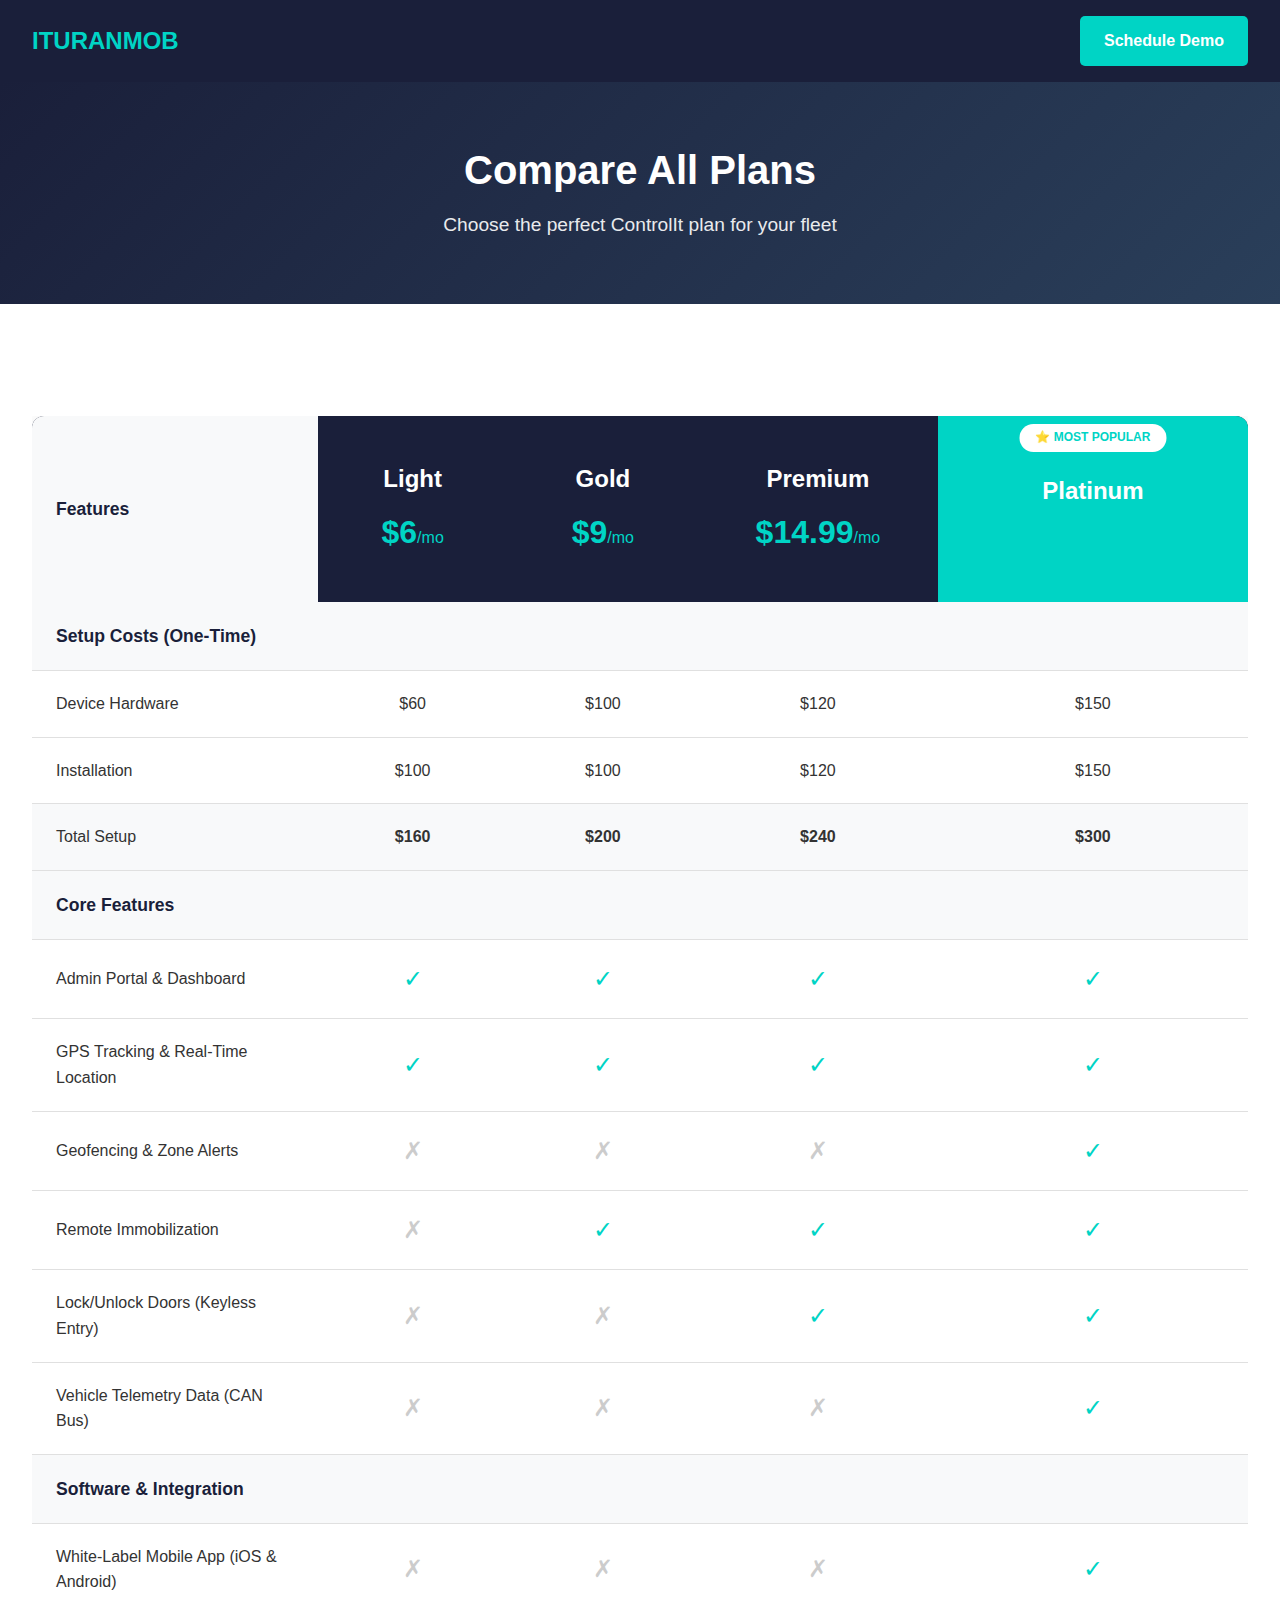
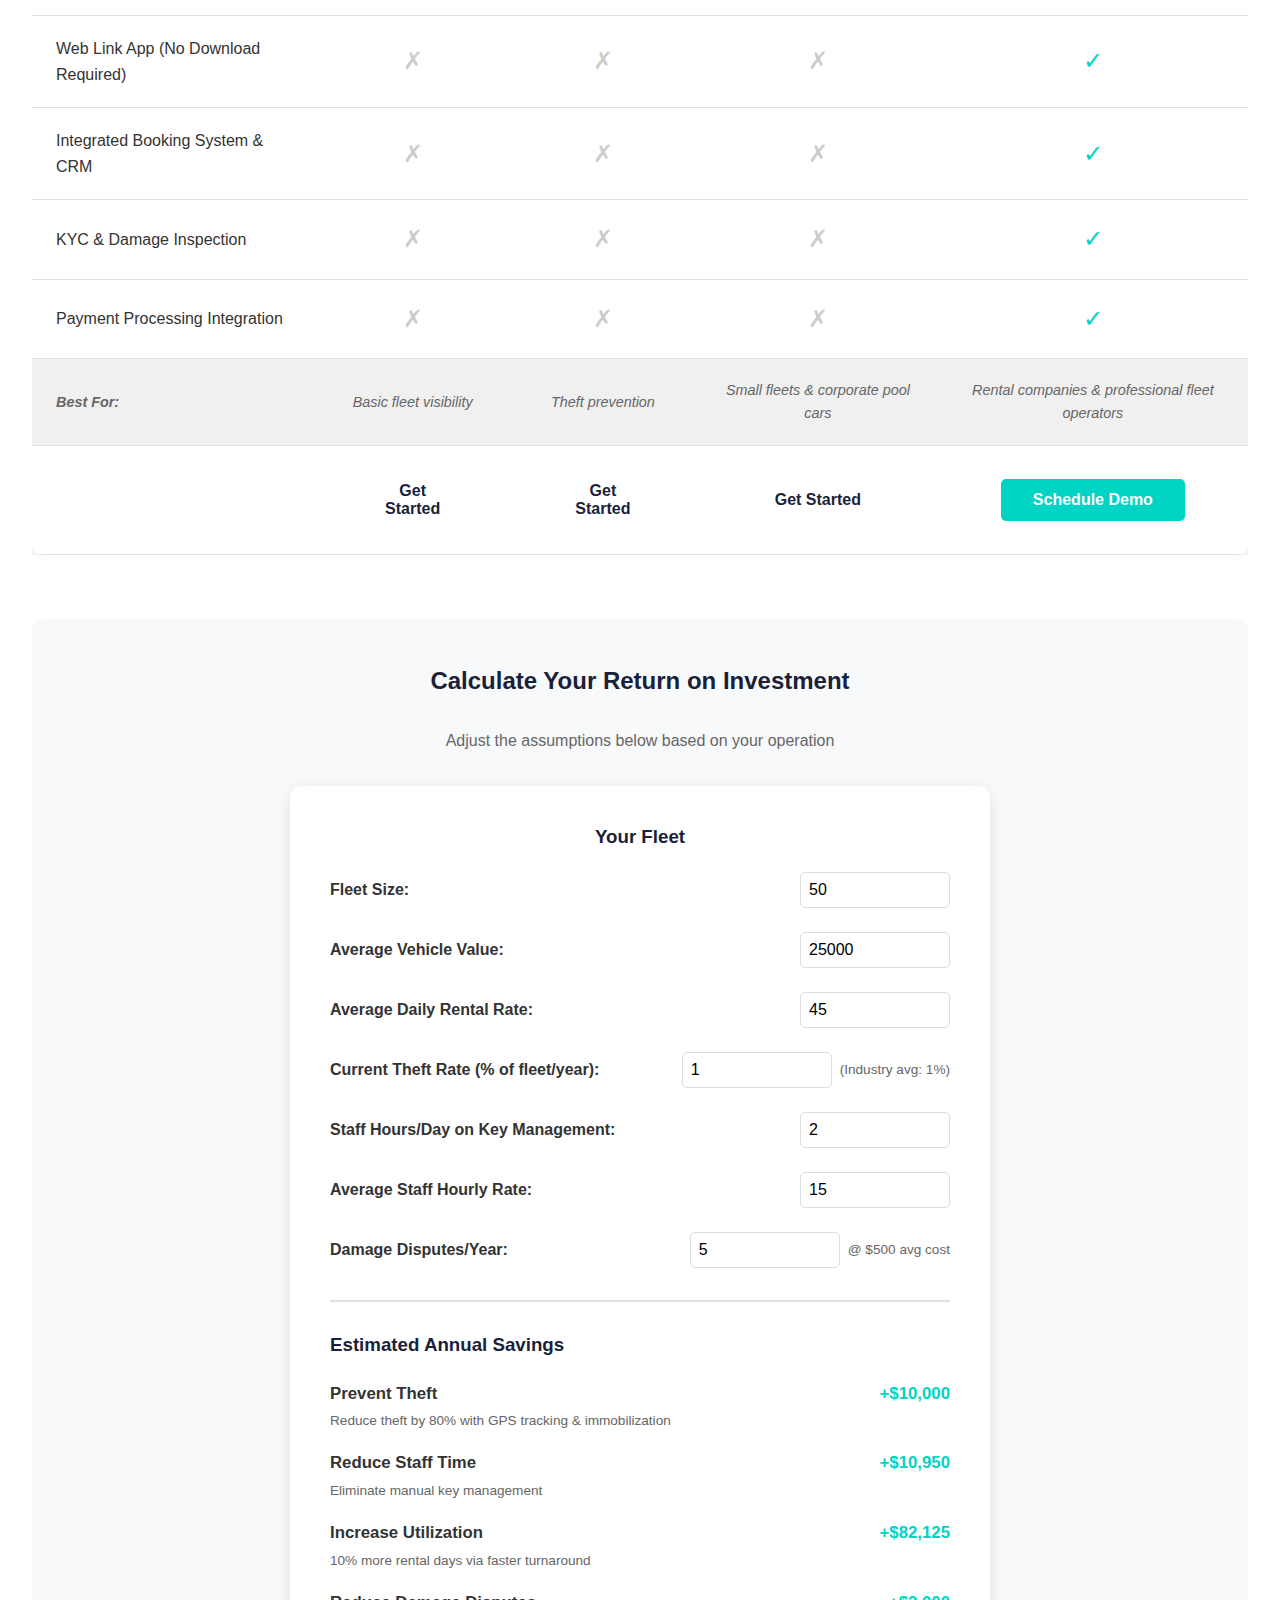
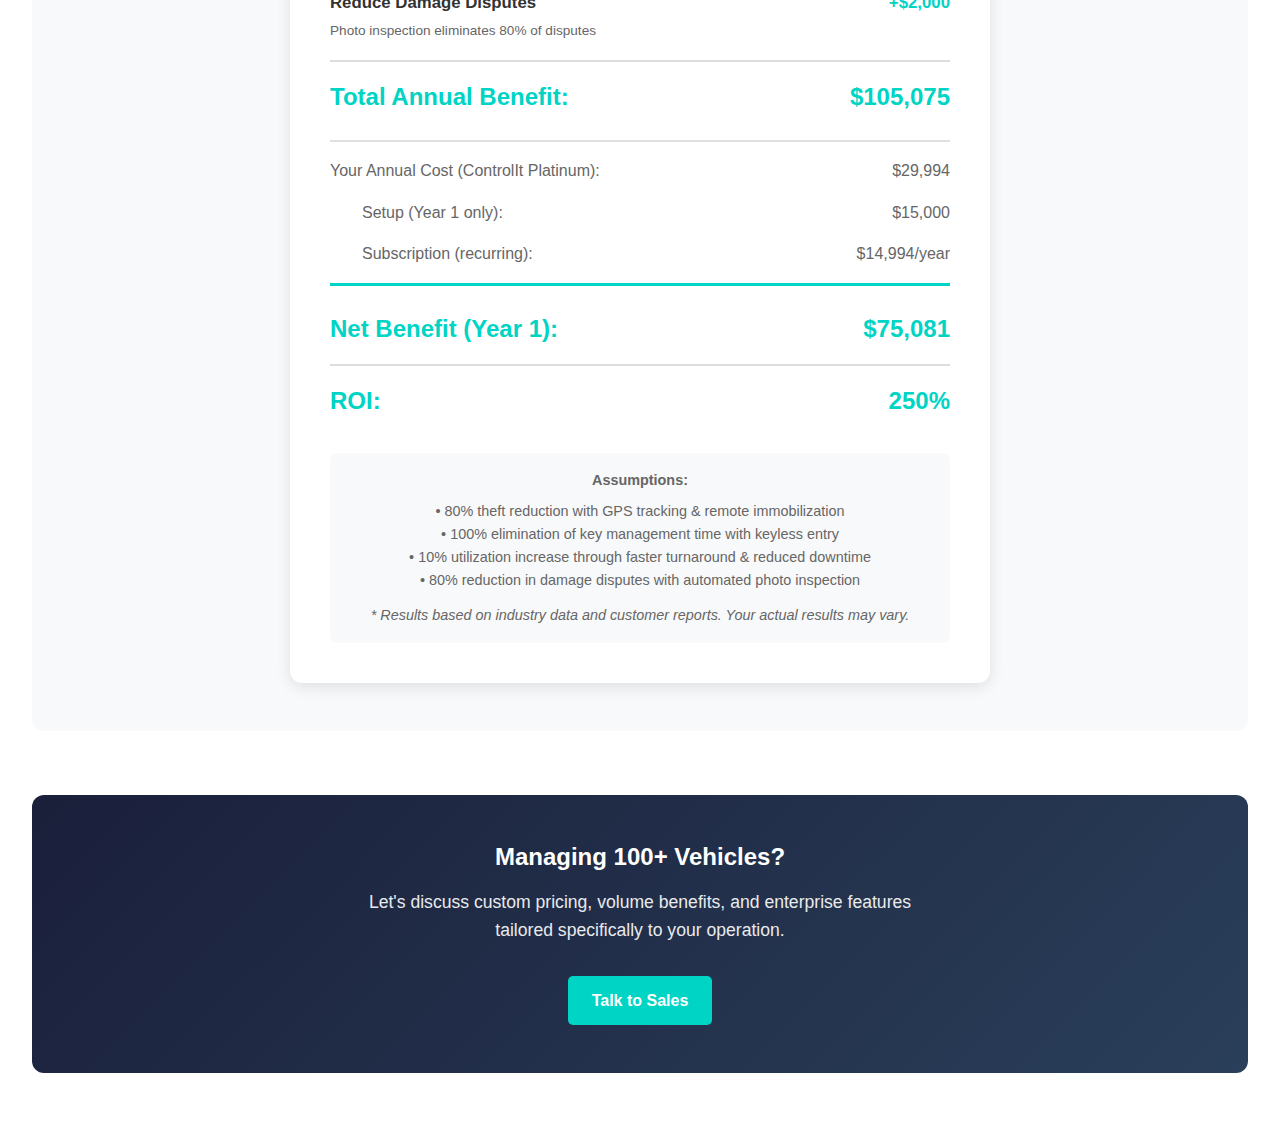
<file: pricing.html>
<!DOCTYPE html>
<html lang="en">
<head>
    <meta charset="UTF-8">
    <meta name="viewport" content="width=device-width, initial-scale=1.0">
    <title>Pricing - IturanMob USA | Compare All Plans</title>
    <meta name="description" content="Compare all IturanMob plans - Light, Gold, Premium, and Platinum. Find the perfect vehicle sharing solution for your fleet.">
    
    <style>
        * {
            margin: 0;
            padding: 0;
            box-sizing: border-box;
        }
        
        :root {
            --turquoise: #00D4C5;
            --navy: #1A1F3A;
            --white: #FFFFFF;
            --gray: #666666;
            --light-gray: #F8F9FA;
            --dark-gray: #333333;
        }
        
        body {
            font-family: 'Segoe UI', 'Open Sans', -apple-system, BlinkMacSystemFont, sans-serif;
            line-height: 1.6;
            color: var(--dark-gray);
        }
        
        h1, h2, h3 {
            font-family: 'Montserrat', 'Inter', sans-serif;
            font-weight: 700;
            line-height: 1.2;
        }
        
        /* Navigation */
        .navbar {
            background: var(--navy);
            color: var(--white);
            padding: 1rem 2rem;
            box-shadow: 0 2px 10px rgba(0,0,0,0.1);
        }
        
        .nav-container {
            max-width: 1400px;
            margin: 0 auto;
            display: flex;
            justify-content: space-between;
            align-items: center;
        }
        
        .logo {
            font-size: 1.5rem;
            font-weight: bold;
            color: var(--turquoise);
            text-decoration: none;
        }
        
        .btn-primary {
            background: var(--turquoise);
            color: var(--white);
            padding: 0.75rem 1.5rem;
            border-radius: 5px;
            font-weight: 600;
            text-decoration: none;
            display: inline-block;
            transition: all 0.3s;
        }
        
        .btn-primary:hover {
            background: #00A8B8;
        }
        
        /* Hero */
        .hero {
            background: linear-gradient(135deg, var(--navy), #2A3F5A);
            color: var(--white);
            text-align: center;
            padding: 4rem 2rem;
        }
        
        .hero h1 {
            font-size: 2.5rem;
            margin-bottom: 1rem;
            color: var(--white);
        }
        
        .hero p {
            font-size: 1.2rem;
            opacity: 0.9;
        }
        
        /* Container */
        .container {
            max-width: 1400px;
            margin: 0 auto;
            padding: 4rem 2rem;
        }
        
        /* Comparison Table */
        .comparison-table {
            overflow-x: auto;
            margin-top: 3rem;
        }
        
        table {
            width: 100%;
            border-collapse: collapse;
            background: var(--white);
            box-shadow: 0 4px 20px rgba(0,0,0,0.1);
            border-radius: 12px;
            overflow: hidden;
        }
        
        thead tr {
            background: var(--navy);
            color: var(--white);
        }
        
        th {
            padding: 2rem 1.5rem;
            text-align: center;
            font-size: 1.1rem;
        }
        
        .plan-name {
            font-size: 1.5rem;
            margin-bottom: 0.5rem;
        }
        
        .plan-price {
            font-size: 2rem;
            color: var(--turquoise);
            font-weight: bold;
        }
        
        .recommended {
            background: var(--turquoise) !important;
            position: relative;
        }
        
        .recommended::before {
            content: "⭐ MOST POPULAR";
            position: absolute;
            top: 0.5rem;
            left: 50%;
            transform: translateX(-50%);
            background: var(--white);
            color: var(--turquoise);
            padding: 0.25rem 1rem;
            border-radius: 20px;
            font-size: 0.75rem;
            font-weight: bold;
        }
        
        td {
            padding: 1.25rem 1.5rem;
            text-align: center;
            border-bottom: 1px solid #e0e0e0;
        }
        
        tbody tr:hover {
            background: #f8f9fa;
        }
        
        .category-header td {
            background: var(--light-gray);
            font-weight: bold;
            text-align: left;
            color: var(--navy);
            font-size: 1.1rem;
        }
        
        .feature-name {
            text-align: left;
            font-weight: 500;
        }
        
        .check {
            color: var(--turquoise);
            font-size: 1.5rem;
        }
        
        .cross {
            color: #ccc;
            font-size: 1.5rem;
        }
        
        .best-for {
            background: #f0f0f0;
            font-size: 0.9rem;
            color: var(--gray);
            font-style: italic;
        }
        
        .cta-row td {
            padding: 1.5rem;
        }
        
        .cta-row button {
            padding: 0.75rem 2rem;
            border: none;
            border-radius: 5px;
            font-weight: 600;
            cursor: pointer;
            transition: all 0.3s;
            font-size: 1rem;
        }
        
        .btn-secondary {
            background: var(--white);
            color: var(--navy);
            border: 2px solid var(--navy);
        }
        
        .btn-secondary:hover {
            background: var(--navy);
            color: var(--white);
        }
        
        .btn-primary-btn {
            background: var(--turquoise);
            color: var(--white);
        }
        
        .btn-primary-btn:hover {
            background: #00A8B8;
        }
        
        /* ROI Calculator */
        .roi-calculator {
            background: var(--light-gray);
            padding: 3rem;
            border-radius: 12px;
            margin-top: 4rem;
        }
        
        .roi-calculator h2 {
            text-align: center;
            color: var(--navy);
            margin-bottom: 2rem;
        }
        
        .roi-content {
            max-width: 700px;
            margin: 0 auto;
            background: var(--white);
            padding: 2.5rem;
            border-radius: 12px;
            box-shadow: 0 4px 15px rgba(0,0,0,0.1);
        }
        
        .roi-input {
            display: flex;
            justify-content: space-between;
            margin-bottom: 1.5rem;
            align-items: center;
        }
        
        .roi-input label {
            font-weight: 600;
            flex: 1;
        }
        
        .roi-input input {
            width: 150px;
            padding: 0.5rem;
            border: 1px solid #ddd;
            border-radius: 5px;
            font-size: 1rem;
        }
        
        .roi-results {
            margin-top: 2rem;
            padding-top: 2rem;
            border-top: 2px solid #e0e0e0;
        }
        
        .roi-row {
            display: flex;
            justify-content: space-between;
            margin-bottom: 1rem;
            font-size: 1.05rem;
        }
        
        .roi-row.total {
            font-size: 1.5rem;
            font-weight: bold;
            color: var(--turquoise);
            padding-top: 1rem;
            border-top: 2px solid #ddd;
            margin-top: 1rem;
        }
        
        /* Enterprise CTA */
        .enterprise-cta {
            background: linear-gradient(135deg, var(--navy), #2A3F5A);
            color: var(--white);
            padding: 3rem;
            border-radius: 12px;
            text-align: center;
            margin-top: 4rem;
        }
        
        .enterprise-cta h2 {
            color: var(--white);
            margin-bottom: 1rem;
        }
        
        .enterprise-cta p {
            font-size: 1.1rem;
            margin-bottom: 2rem;
            opacity: 0.9;
        }
        
        /* Mobile Cards (for small screens) */
        .mobile-plans {
            display: none;
        }
        
        @media (max-width: 968px) {
            .comparison-table {
                display: none;
            }
            
            .mobile-plans {
                display: block;
            }
            
            .plan-card {
                background: var(--white);
                border-radius: 12px;
                padding: 2rem;
                margin-bottom: 2rem;
                box-shadow: 0 4px 15px rgba(0,0,0,0.1);
            }
            
            .plan-card.recommended {
                border: 3px solid var(--turquoise);
                position: relative;
            }
            
            .popular-badge {
                background: var(--turquoise);
                color: var(--white);
                padding: 0.5rem 1rem;
                border-radius: 20px;
                display: inline-block;
                margin-bottom: 1rem;
                font-size: 0.85rem;
                font-weight: bold;
            }
            
            .plan-card h3 {
                color: var(--navy);
                margin-bottom: 0.5rem;
            }
            
            .plan-card .price {
                font-size: 2rem;
                color: var(--turquoise);
                font-weight: bold;
                margin: 1rem 0;
            }
            
            .plan-card .setup {
                background: #f0f0f0;
                padding: 1rem;
                border-radius: 5px;
                margin: 1rem 0;
                font-size: 0.9rem;
            }
            
            .plan-card ul {
                list-style: none;
                margin: 1.5rem 0;
            }
            
            .plan-card li {
                padding: 0.5rem 0;
                padding-left: 1.5rem;
                position: relative;
            }
            
            .plan-card li.included::before {
                content: "✓";
                position: absolute;
                left: 0;
                color: var(--turquoise);
                font-weight: bold;
            }
            
            .plan-card li.excluded::before {
                content: "✗";
                position: absolute;
                left: 0;
                color: #ccc;
                font-weight: bold;
            }
            
            .plan-card .best-for-mobile {
                background: #f0f0f0;
                padding: 1rem;
                border-radius: 5px;
                font-style: italic;
                color: var(--gray);
                font-size: 0.9rem;
                margin: 1rem 0;
            }
            
            .plan-card button {
                width: 100%;
                padding: 1rem;
                border: none;
                border-radius: 5px;
                font-weight: 600;
                font-size: 1rem;
                cursor: pointer;
            }
        }
    </style>
</head>
<body>
    <!-- Navigation -->
    <nav class="navbar">
        <div class="nav-container">
            <a href="ituranmob-website.html" class="logo">ITURANMOB</a>
            <a href="ituranmob-website.html#demo" class="btn-primary">Schedule Demo</a>
        </div>
    </nav>

    <!-- Hero -->
    <section class="hero">
        <h1>Compare All Plans</h1>
        <p>Choose the perfect ControlIt plan for your fleet</p>
    </section>

    <!-- Pricing Comparison Table (Desktop) -->
    <div class="container">
        <div class="comparison-table">
            <table>
                <thead>
                    <tr>
                        <th style="text-align: left; background: var(--light-gray); color: var(--navy);">Features</th>
                        <th>
                            <div class="plan-name">Light</div>
                            <div class="plan-price">$6<small style="font-size: 0.5em; font-weight: normal;">/mo</small></div>
                        </th>
                        <th>
                            <div class="plan-name">Gold</div>
                            <div class="plan-price">$9<small style="font-size: 0.5em; font-weight: normal;">/mo</small></div>
                        </th>
                        <th>
                            <div class="plan-name">Premium</div>
                            <div class="plan-price">$14.99<small style="font-size: 0.5em; font-weight: normal;">/mo</small></div>
                        </th>
                        <th class="recommended">
                            <div class="plan-name" style="padding-top: 1.5rem;">Platinum</div>
                            <div class="plan-price">$24.99<small style="font-size: 0.5em; font-weight: normal;">/mo</small></div>
                        </th>
                    </tr>
                </thead>
                <tbody>
                    <!-- Setup Costs -->
                    <tr class="category-header">
                        <td colspan="5">Setup Costs (One-Time)</td>
                    </tr>
                    <tr>
                        <td class="feature-name">Device Hardware</td>
                        <td>$60</td>
                        <td>$100</td>
                        <td>$120</td>
                        <td>$150</td>
                    </tr>
                    <tr>
                        <td class="feature-name">Installation</td>
                        <td>$100</td>
                        <td>$100</td>
                        <td>$120</td>
                        <td>$150</td>
                    </tr>
                    <tr style="background: #f8f9fa; font-weight: bold;">
                        <td class="feature-name">Total Setup</td>
                        <td>$160</td>
                        <td>$200</td>
                        <td>$240</td>
                        <td>$300</td>
                    </tr>
                    
                    <!-- Core Features -->
                    <tr class="category-header">
                        <td colspan="5">Core Features</td>
                    </tr>
                    <tr>
                        <td class="feature-name">Admin Portal & Dashboard</td>
                        <td><span class="check">✓</span></td>
                        <td><span class="check">✓</span></td>
                        <td><span class="check">✓</span></td>
                        <td><span class="check">✓</span></td>
                    </tr>
                    <tr>
                        <td class="feature-name">GPS Tracking & Real-Time Location</td>
                        <td><span class="check">✓</span></td>
                        <td><span class="check">✓</span></td>
                        <td><span class="check">✓</span></td>
                        <td><span class="check">✓</span></td>
                    </tr>
                    <tr>
                        <td class="feature-name">Geofencing & Zone Alerts</td>
                        <td><span class="cross">✗</span></td>
                        <td><span class="cross">✗</span></td>
                        <td><span class="cross">✗</span></td>
                        <td><span class="check">✓</span></td>
                    </tr>
                    <tr>
                        <td class="feature-name">Remote Immobilization</td>
                        <td><span class="cross">✗</span></td>
                        <td><span class="check">✓</span></td>
                        <td><span class="check">✓</span></td>
                        <td><span class="check">✓</span></td>
                    </tr>
                    <tr>
                        <td class="feature-name">Lock/Unlock Doors (Keyless Entry)</td>
                        <td><span class="cross">✗</span></td>
                        <td><span class="cross">✗</span></td>
                        <td><span class="check">✓</span></td>
                        <td><span class="check">✓</span></td>
                    </tr>
                    <tr>
                        <td class="feature-name">Vehicle Telemetry Data (CAN Bus)</td>
                        <td><span class="cross">✗</span></td>
                        <td><span class="cross">✗</span></td>
                        <td><span class="cross">✗</span></td>
                        <td><span class="check">✓</span></td>
                    </tr>
                    
                    <!-- Software & Apps -->
                    <tr class="category-header">
                        <td colspan="5">Software & Integration</td>
                    </tr>
                    <tr>
                        <td class="feature-name">White-Label Mobile App (iOS & Android)</td>
                        <td><span class="cross">✗</span></td>
                        <td><span class="cross">✗</span></td>
                        <td><span class="cross">✗</span></td>
                        <td><span class="check">✓</span></td>
                    </tr>
                    <tr>
                        <td class="feature-name">Web Link App (No Download Required)</td>
                        <td><span class="cross">✗</span></td>
                        <td><span class="cross">✗</span></td>
                        <td><span class="cross">✗</span></td>
                        <td><span class="check">✓</span></td>
                    </tr>
                    <tr>
                        <td class="feature-name">Integrated Booking System & CRM</td>
                        <td><span class="cross">✗</span></td>
                        <td><span class="cross">✗</span></td>
                        <td><span class="cross">✗</span></td>
                        <td><span class="check">✓</span></td>
                    </tr>
                    <tr>
                        <td class="feature-name">KYC & Damage Inspection</td>
                        <td><span class="cross">✗</span></td>
                        <td><span class="cross">✗</span></td>
                        <td><span class="cross">✗</span></td>
                        <td><span class="check">✓</span></td>
                    </tr>
                    <tr>
                        <td class="feature-name">Payment Processing Integration</td>
                        <td><span class="cross">✗</span></td>
                        <td><span class="cross">✗</span></td>
                        <td><span class="cross">✗</span></td>
                        <td><span class="check">✓</span></td>
                    </tr>
                    
                    <!-- Best For -->
                    <tr class="best-for">
                        <td class="feature-name"><strong>Best For:</strong></td>
                        <td>Basic fleet visibility</td>
                        <td>Theft prevention</td>
                        <td>Small fleets & corporate pool cars</td>
                        <td>Rental companies & professional fleet operators</td>
                    </tr>
                    
                    <!-- CTA Buttons -->
                    <tr class="cta-row">
                        <td></td>
                        <td><button class="btn-secondary" onclick="selectPlan('light')">Get Started</button></td>
                        <td><button class="btn-secondary" onclick="selectPlan('gold')">Get Started</button></td>
                        <td><button class="btn-secondary" onclick="selectPlan('premium')">Get Started</button></td>
                        <td><button class="btn-primary-btn" onclick="selectPlan('platinum')">Schedule Demo</button></td>
                    </tr>
                </tbody>
            </table>
        </div>
        
        <!-- Mobile View (Cards) -->
        <div class="mobile-plans">
            <!-- Light -->
            <div class="plan-card">
                <h3>ControlIt Light</h3>
                <div class="price">$6<small>/mo</small></div>
                <div class="setup"><strong>Setup:</strong> $60 device + $100 install = $160</div>
                <ul>
                    <li class="included">Admin Portal & Dashboard</li>
                    <li class="included">GPS Tracking & Real-Time Location</li>
                    <li class="excluded">Geofencing & Zone Alerts</li>
                    <li class="excluded">Remote Immobilization</li>
                    <li class="excluded">Lock/Unlock Doors</li>
                    <li class="excluded">Vehicle Telemetry</li>
                    <li class="excluded">Mobile App</li>
                    <li class="excluded">Booking System/CRM</li>
                </ul>
                <div class="best-for-mobile">Best for: Basic fleet visibility</div>
                <button class="btn-secondary" onclick="selectPlan('light')">Get Started</button>
            </div>
            
            <!-- Gold -->
            <div class="plan-card">
                <h3>ControlIt Gold</h3>
                <div class="price">$9<small>/mo</small></div>
                <div class="setup"><strong>Setup:</strong> $100 device + $100 install = $200</div>
                <ul>
                    <li class="included">Admin Portal & Dashboard</li>
                    <li class="included">GPS Tracking & Real-Time Location</li>
                    <li class="included">Remote Immobilization</li>
                    <li class="excluded">Geofencing & Zone Alerts</li>
                    <li class="excluded">Lock/Unlock Doors</li>
                    <li class="excluded">Vehicle Telemetry</li>
                    <li class="excluded">Mobile App</li>
                    <li class="excluded">Booking System/CRM</li>
                </ul>
                <div class="best-for-mobile">Best for: Theft prevention</div>
                <button class="btn-secondary" onclick="selectPlan('gold')">Get Started</button>
            </div>
            
            <!-- Premium -->
            <div class="plan-card">
                <h3>ControlIt Premium</h3>
                <div class="price">$14.99<small>/mo</small></div>
                <div class="setup"><strong>Setup:</strong> $120 device + $120 install = $240</div>
                <ul>
                    <li class="included">Admin Portal & Dashboard</li>
                    <li class="included">GPS Tracking & Real-Time Location</li>
                    <li class="included">Remote Immobilization</li>
                    <li class="included">Lock/Unlock Doors (Keyless)</li>
                    <li class="excluded">Geofencing & Zone Alerts</li>
                    <li class="excluded">Vehicle Telemetry</li>
                    <li class="excluded">Mobile App</li>
                    <li class="excluded">Booking System/CRM</li>
                </ul>
                <div class="best-for-mobile">Best for: Small fleets & corporate pool cars</div>
                <button class="btn-secondary" onclick="selectPlan('premium')">Get Started</button>
            </div>
            
            <!-- Platinum -->
            <div class="plan-card recommended">
                <div class="popular-badge">⭐ MOST POPULAR</div>
                <h3>ControlIt Platinum</h3>
                <div class="price">$24.99<small>/mo</small></div>
                <div class="setup"><strong>Setup:</strong> $150 device + $150 install = $300</div>
                <ul>
                    <li class="included">Admin Portal & Dashboard</li>
                    <li class="included">GPS Tracking & Real-Time Location</li>
                    <li class="included">Geofencing & Zone Alerts</li>
                    <li class="included">Remote Immobilization</li>
                    <li class="included">Lock/Unlock Doors (Keyless)</li>
                    <li class="included">Vehicle Telemetry (Full CAN Bus)</li>
                    <li class="included">White-Label Mobile App</li>
                    <li class="included">Booking System & CRM</li>
                    <li class="included">KYC & Damage Inspection</li>
                    <li class="included">Payment Processing</li>
                </ul>
                <div class="best-for-mobile">Best for: Rental companies & professional fleet operators</div>
                <button class="btn-primary-btn" onclick="selectPlan('platinum')">Schedule Demo</button>
            </div>
        </div>

        <!-- ROI Calculator -->
        <div class="roi-calculator">
            <h2>Calculate Your Return on Investment</h2>
            <p style="text-align: center; color: var(--gray); margin-bottom: 2rem;">Adjust the assumptions below based on your operation</p>
            <div class="roi-content">
                <h3 style="margin-bottom: 1.5rem; color: var(--navy); text-align: center;">Your Fleet</h3>
                <div class="roi-input">
                    <label>Fleet Size:</label>
                    <input type="number" id="fleet-size" value="50" min="1" max="1000">
                </div>
                <div class="roi-input">
                    <label>Average Vehicle Value:</label>
                    <input type="number" id="vehicle-value" value="25000" min="5000" step="1000">
                </div>
                <div class="roi-input">
                    <label>Average Daily Rental Rate:</label>
                    <input type="number" id="rental-rate" value="45" min="10" step="5">
                </div>
                <div class="roi-input">
                    <label>Current Theft Rate (% of fleet/year):</label>
                    <input type="number" id="theft-rate" value="1" min="0" max="10" step="0.1">
                    <span style="font-size: 0.85rem; color: var(--gray); margin-left: 0.5rem;">(Industry avg: 1%)</span>
                </div>
                <div class="roi-input">
                    <label>Staff Hours/Day on Key Management:</label>
                    <input type="number" id="staff-hours" value="2" min="0" max="8" step="0.5">
                </div>
                <div class="roi-input">
                    <label>Average Staff Hourly Rate:</label>
                    <input type="number" id="staff-rate" value="15" min="10" max="50">
                </div>
                <div class="roi-input">
                    <label>Damage Disputes/Year:</label>
                    <input type="number" id="disputes" value="5" min="0" max="100">
                    <span style="font-size: 0.85rem; color: var(--gray); margin-left: 0.5rem;">@ $500 avg cost</span>
                </div>
                
                <div class="roi-results">
                    <h3 style="margin-bottom: 1.5rem; color: var(--navy);">Estimated Annual Savings</h3>
                    <div class="roi-row">
                        <div>
                            <strong>Prevent Theft</strong><br>
                            <span style="font-size: 0.85rem; color: var(--gray);">Reduce theft by 80% with GPS tracking & immobilization</span>
                        </div>
                        <strong style="color: var(--turquoise);" id="theft-savings">+$20,000</strong>
                    </div>
                    <div class="roi-row">
                        <div>
                            <strong>Reduce Staff Time</strong><br>
                            <span style="font-size: 0.85rem; color: var(--gray);">Eliminate manual key management</span>
                        </div>
                        <strong style="color: var(--turquoise);" id="staff-savings">+$10,950</strong>
                    </div>
                    <div class="roi-row">
                        <div>
                            <strong>Increase Utilization</strong><br>
                            <span style="font-size: 0.85rem; color: var(--gray);">10% more rental days via faster turnaround</span>
                        </div>
                        <strong style="color: var(--turquoise);" id="utilization-benefit">+$82,125</strong>
                    </div>
                    <div class="roi-row">
                        <div>
                            <strong>Reduce Damage Disputes</strong><br>
                            <span style="font-size: 0.85rem; color: var(--gray);">Photo inspection eliminates 80% of disputes</span>
                        </div>
                        <strong style="color: var(--turquoise);" id="dispute-savings">+$2,000</strong>
                    </div>
                    <div class="roi-row total">
                        <span>Total Annual Benefit:</span>
                        <span id="total-benefit">$115,075</span>
                    </div>
                    <div class="roi-row" style="font-size: 1rem; color: var(--gray); font-weight: normal; margin-top: 1.5rem; padding-top: 1rem; border-top: 2px solid #e0e0e0;">
                        <span>Your Annual Cost (ControlIt Platinum):</span>
                        <span id="annual-cost">$15,294</span>
                    </div>
                    <div class="roi-row" style="font-size: 1rem; color: var(--gray); font-weight: normal;">
                        <span style="padding-left: 2rem;">Setup (Year 1 only):</span>
                        <span id="setup-cost">$15,000</span>
                    </div>
                    <div class="roi-row" style="font-size: 1rem; color: var(--gray); font-weight: normal;">
                        <span style="padding-left: 2rem;">Subscription (recurring):</span>
                        <span id="subscription-cost">$14,994/year</span>
                    </div>
                    <div class="roi-row total" style="border-top: 3px solid var(--turquoise); padding-top: 1.5rem;">
                        <span>Net Benefit (Year 1):</span>
                        <span id="net-benefit">$84,781</span>
                    </div>
                    <div class="roi-row total">
                        <span>ROI:</span>
                        <span id="roi-percent">278%</span>
                    </div>
                </div>
                
                <div style="text-align: center; margin-top: 2rem; font-size: 0.9rem; color: var(--gray); background: #f8f9fa; padding: 1rem; border-radius: 8px;">
                    <p><strong>Assumptions:</strong></p>
                    <p style="margin-top: 0.5rem;">• 80% theft reduction with GPS tracking & remote immobilization</p>
                    <p>• 100% elimination of key management time with keyless entry</p>
                    <p>• 10% utilization increase through faster turnaround & reduced downtime</p>
                    <p>• 80% reduction in damage disputes with automated photo inspection</p>
                    <p style="margin-top: 0.75rem; font-style: italic;">* Results based on industry data and customer reports. Your actual results may vary.</p>
                </div>
            </div>
        </div>

        <!-- Enterprise CTA -->
        <div class="enterprise-cta">
            <h2>Managing 100+ Vehicles?</h2>
            <p>Let's discuss custom pricing, volume benefits, and enterprise features<br>tailored specifically to your operation.</p>
            <a href="ituranmob-website.html#demo" class="btn-primary">Talk to Sales</a>
        </div>
    </div>

    <script>
        // Plan selection
        function selectPlan(plan) {
            window.location.href = 'ituranmob-website.html#demo';
        }
        
        // ROI Calculator
        const fleetInput = document.getElementById('fleet-size');
        const vehicleValueInput = document.getElementById('vehicle-value');
        const rentalInput = document.getElementById('rental-rate');
        const theftRateInput = document.getElementById('theft-rate');
        const staffHoursInput = document.getElementById('staff-hours');
        const staffRateInput = document.getElementById('staff-rate');
        const disputesInput = document.getElementById('disputes');
        
        function updateROI() {
            const fleet = parseInt(fleetInput.value) || 50;
            const vehicleValue = parseInt(vehicleValueInput.value) || 25000;
            const dailyRate = parseInt(rentalInput.value) || 45;
            const theftRate = parseFloat(theftRateInput.value) || 1;
            const staffHours = parseFloat(staffHoursInput.value) || 2;
            const staffRate = parseInt(staffRateInput.value) || 15;
            const disputes = parseInt(disputesInput.value) || 5;
            
            // 1. THEFT PREVENTION
            // Expected thefts per year = fleet * (theft rate / 100)
            // ControlIt reduces theft by 80% (GPS + immobilization)
            // Savings = prevented thefts * vehicle value
            const expectedThefts = fleet * (theftRate / 100);
            const preventedThefts = expectedThefts * 0.80;
            const theftSavings = preventedThefts * vehicleValue;
            
            // 2. STAFF TIME SAVINGS
            // Hours saved per year = staff hours/day * 365 days
            // Cost savings = hours * staff rate
            const staffSavings = staffHours * 365 * staffRate;
            
            // 3. UTILIZATION INCREASE
            // 10% more rental days through faster turnaround
            // Annual revenue = fleet * daily rate * 365 days
            // Increase = 10% of annual revenue
            const utilizationBenefit = fleet * dailyRate * 365 * 0.10;
            
            // 4. DISPUTE REDUCTION
            // Photo inspection eliminates 80% of disputes
            // Average dispute cost = $500
            const disputeSavings = disputes * 0.80 * 500;
            
            // TOTAL BENEFITS
            const totalBenefit = theftSavings + staffSavings + utilizationBenefit + disputeSavings;
            
            // COSTS (ControlIt Platinum)
            // Setup: $150 device + $150 install = $300 per vehicle
            // Monthly: $24.99 per vehicle
            const setupCost = fleet * 300;
            const subscriptionCost = fleet * 24.99 * 12;
            const totalCost = setupCost + subscriptionCost;
            
            // NET BENEFIT & ROI
            const netBenefit = totalBenefit - totalCost;
            const roi = (netBenefit / totalCost * 100).toFixed(0);
            
            // UPDATE DISPLAY
            document.getElementById('theft-savings').textContent = '+$' + Math.round(theftSavings).toLocaleString();
            document.getElementById('staff-savings').textContent = '+$' + Math.round(staffSavings).toLocaleString();
            document.getElementById('utilization-benefit').textContent = '+$' + Math.round(utilizationBenefit).toLocaleString();
            document.getElementById('dispute-savings').textContent = '+$' + Math.round(disputeSavings).toLocaleString();
            document.getElementById('total-benefit').textContent = '$' + Math.round(totalBenefit).toLocaleString();
            document.getElementById('setup-cost').textContent = '$' + setupCost.toLocaleString();
            document.getElementById('subscription-cost').textContent = '$' + Math.round(subscriptionCost).toLocaleString() + '/year';
            document.getElementById('annual-cost').textContent = '$' + Math.round(totalCost).toLocaleString();
            document.getElementById('net-benefit').textContent = '$' + Math.round(netBenefit).toLocaleString();
            document.getElementById('roi-percent').textContent = roi + '%';
        }
        
        // Add event listeners to all inputs
        fleetInput.addEventListener('input', updateROI);
        vehicleValueInput.addEventListener('input', updateROI);
        rentalInput.addEventListener('input', updateROI);
        theftRateInput.addEventListener('input', updateROI);
        staffHoursInput.addEventListener('input', updateROI);
        staffRateInput.addEventListener('input', updateROI);
        disputesInput.addEventListener('input', updateROI);
        
        // Initialize
        updateROI();
    </script>
</body>
</html>
</file>
<file: styles.css>
/* ========== RESET & BASE STYLES ========== */
* { margin: 0; padding: 0; box-sizing: border-box; }

:root {
    --navy-brand: #0c1c33;
    --teal-brand: #5dbfbd;
    --green-brand: #96c93e;
    --white: #FFFFFF;
    --gray-light: #F4F6F8;
    --gray-bg-alt: #EEF2F6;
    --gray-medium: #666666;
    --gray-dark: #333333;
    --border-color: #E0E0E0;
}

body {
    font-family: 'Inter', 'Segoe UI', Roboto, Helvetica, Arial, sans-serif;
    line-height: 1.6;
    color: var(--gray-dark);
    overflow-x: hidden;
    background-color: var(--white);
}

/* REVERTED: Standard sizes restored */
h1, h2, h3, h4, h5, h6 { color: var(--navy-brand); font-weight: 700; line-height: 1.2; margin-bottom: 1rem; }
h1 { font-size: 3rem; letter-spacing: -1px; } /* Back to original */
h2 { font-size: 2.25rem; letter-spacing: -0.5px; } /* Back to original */
h3 { font-size: 1.5rem; }

a { text-decoration: none; color: inherit; transition: color 0.3s; }
ul { list-style: none; }
.text-teal { color: var(--teal-brand); }
.text-green { color: var(--green-brand); }
.text-center { text-align: center; }
.container { max-width: 1200px; margin: 0 auto; padding: 0 2rem; }

/* ========== BUTTONS ========== */
.btn { display: inline-block; padding: 0.8rem 1.8rem; border-radius: 6px; font-weight: 600; cursor: pointer; transition: all 0.3s ease; border: none; font-size: 1rem; }
.btn-primary { background-color: var(--teal-brand); color: var(--white); box-shadow: 0 4px 14px rgba(93, 191, 189, 0.3); }
.btn-primary:hover { background-color: #4aa8a6; transform: translateY(-2px); }
.btn-secondary { background-color: transparent; border: 2px solid var(--navy-brand); color: var(--navy-brand); }
.btn-secondary:hover { background-color: var(--navy-brand); color: var(--white); }
.btn-lg { padding: 1rem 2.5rem; font-size: 1.1rem; }

/* ========== NAVIGATION (UPDATED) ========== */
.navbar { background-color: var(--navy-brand); padding: 1rem 0; position: sticky; top: 0; z-index: 1000; box-shadow: 0 2px 10px rgba(0,0,0,0.1); }
.nav-container { display: flex; justify-content: space-between; align-items: center; }

/* Reverted Logo Size to original balance, or slightly larger if preferred (45px is a safe middle ground) */
.logo-img { height: 45px; width: auto; display: block; } 

.nav-menu { display: flex; gap: 2rem; align-items: center; }

/* UPDATED: Nav font increased slightly */
.nav-menu a { color: var(--white); font-weight: 500; font-size: 1.15rem; letter-spacing: 0.2px; }
.nav-menu a:hover { color: var(--teal-brand); }

.mobile-toggle { display: none; color: var(--white); font-size: 1.5rem; cursor: pointer; }

/* ========== HERO SECTION (TUNED) ========== */
.hero { 
    position: relative; 
    /* UPDATED: 60vh is the "Intermediate" size. Taller than padding, shorter than full screen. */
    min-height: 60vh; 
    display: flex;
    align-items: center; 
    justify-content: center;
    background-color: var(--navy-brand); 
    overflow: hidden; 
    color: var(--white); 
    padding: 0;
}

.hero-bg-video { position: absolute; top: 0; left: 0; width: 100%; height: 100%; object-fit: cover; z-index: 0; }
.hero-overlay { position: absolute; top: 0; left: 0; width: 100%; height: 100%; background-color: rgba(12, 28, 51, 0.60); z-index: 1; }

.hero-content { 
    position: relative; 
    z-index: 2; 
    max-width: 800px; 
    margin: 0 auto; 
    padding: 2rem;
}

/* Reverted Hero text sizes */
.hero-content h1 { 
    color: var(--white); 
    margin-bottom: 1.5rem; 
    text-shadow: 0 2px 10px rgba(0,0,0,0.3); 
    /* Kept line-height tight for video background legibility */
    line-height: 1.2; 
}

h1 .text-teal {
    color: var(--teal-brand);
    text-shadow: 0 2px 20px rgba(0,0,0,0.6); 
}

/* Reverted to 1.35rem (Readable but not massive) */
.hero-content p { 
    font-size: 1.35rem; 
    color: rgba(255,255,255,0.95); 
    margin-bottom: 2.5rem; 
    max-width: 750px; 
    margin-left: auto; 
    margin-right: auto;
    line-height: 1.6;
    text-shadow: 0 1px 5px rgba(0,0,0,0.5); 
}

.hero-content p strong {
    font-weight: 700;
    color: #ffffff;
}

.hero-btns { display: flex; justify-content: center; gap: 1rem; }

/* ========== STATS BAR ========== */
.stats-bar { background: var(--white); padding: 3rem 0; border-bottom: 1px solid var(--border-color); position: relative; z-index: 2; }
.stats-grid { display: grid; grid-template-columns: repeat(3, 1fr); gap: 2rem; text-align: center; }
.stat-item { padding: 1rem; }
.stat-number { font-size: 3.5rem; font-weight: 700; color: var(--teal-brand); line-height: 1; margin-bottom: 0.5rem; }
.stat-label { font-size: 1rem; color: var(--gray-medium); font-weight: 500; }

/* ========== SOLUTIONS ========== */
.solutions { padding: 5rem 0; background-color: var(--white); }
.section-header { text-align: center; max-width: 700px; margin: 0 auto 4rem; }
.cards-grid { display: grid; grid-template-columns: repeat(3, 1fr); gap: 2rem; }

.solution-card { background: var(--white); border: 1px solid var(--border-color); border-radius: 12px; padding: 0; transition: all 0.3s ease; position: relative; overflow: hidden; display: flex; flex-direction: column; box-shadow: 0 4px 6px rgba(0,0,0,0.05); }
.solution-card:hover { transform: translateY(-5px); box-shadow: 0 15px 30px rgba(0,0,0,0.1); border-color: var(--teal-brand); }
.solution-card::before { content: ''; position: absolute; top: 0; left: 0; width: 100%; height: 4px; background: var(--teal-brand); opacity: 0; transition: opacity 0.3s; z-index: 10; }
.solution-card:hover::before { opacity: 1; }

.card-image { width: 100%; height: 200px; position: relative; overflow: hidden; background-color: var(--gray-light); }
.card-image img { width: 100%; height: 100%; object-fit: cover; object-position: center; transition: transform 0.5s ease; }
.solution-card:hover .card-image img { transform: scale(1.05); }
.image-overlay { position: absolute; top: 0; left: 0; width: 100%; height: 100%; background: linear-gradient(to bottom, rgba(12, 28, 51, 0.1), rgba(12, 28, 51, 0.0)); pointer-events: none; }

.card-content { padding: 2rem; flex-grow: 1; display: flex; flex-direction: column; }
.solution-card h3 { margin-bottom: 0.8rem; font-size: 1.25rem; min-height: 1.5em; }
.solution-card p { font-size: 0.95rem; color: var(--gray-medium); margin-bottom: 1.5rem; line-height: 1.5; min-height: 4.5em; }

.feature-list li { font-size: 0.9rem; color: var(--gray-medium); margin-bottom: 0.5rem; padding-left: 1.5rem; position: relative; }
.feature-list li::before { content: '✓'; position: absolute; left: 0; color: var(--green-brand); font-weight: bold; }

/* ========== PROCESS ========== */
.process-section { padding: 5rem 0; background-color: var(--gray-light); }
.process-grid { display: grid; grid-template-columns: 1fr 1fr; gap: 4rem; align-items: center; }
.step-list { margin-top: 2.5rem; }
.step-item { display: flex; gap: 1.5rem; margin-bottom: 2rem; }
.step-number { width: 40px; height: 40px; background-color: var(--navy-brand); color: var(--white); border-radius: 50%; display: flex; align-items: center; justify-content: center; font-weight: 700; flex-shrink: 0; }
.step-item h4 { font-size: 1.1rem; margin-bottom: 0.3rem; color: var(--navy-brand); }
.step-item p { font-size: 0.95rem; color: var(--gray-medium); margin-bottom: 0; }
.process-video-wrapper { position: relative; border-radius: 12px; overflow: hidden; box-shadow: 0 20px 40px rgba(0,0,0,0.15); background: linear-gradient(135deg, var(--navy-brand), #162a45); aspect-ratio: 16/9; display: flex; flex-direction: column; }
.demo-video { width: 100%; height: 100%; display: block; object-fit: cover; }
.video-caption { text-align: center; font-size: 0.85rem; color: var(--gray-medium); margin-top: 0.5rem; padding-bottom: 0.5rem; }
.video-play-overlay { position: absolute; top: 0; left: 0; width: 100%; height: 100%; background: rgba(0,0,0,0.2); display: flex; align-items: center; justify-content: center; cursor: pointer; transition: background 0.3s; z-index: 10; }
.video-play-overlay:hover { background: rgba(0,0,0,0.1); }
.play-icon { width: 80px; height: 80px; background: var(--teal-brand); border-radius: 50%; display: flex; align-items: center; justify-content: center; color: white; font-size: 2rem; padding-left: 5px; box-shadow: 0 4px 15px rgba(0,0,0,0.3); transition: transform 0.2s; }
.video-play-overlay:hover .play-icon { transform: scale(1.1); }

/* ========== SECURITY ========== */
.security-section { background-color: var(--navy-brand); color: var(--white); padding: 6rem 0; }
.security-grid { display: grid; grid-template-columns: 1fr 1fr; gap: 4rem; align-items: center; }
.security-content h2 { color: var(--white); }
.security-content p { color: rgba(255,255,255,0.8); margin-bottom: 1rem; }
.security-badge { display: inline-block; background: rgba(255,255,255,0.1); padding: 0.5rem 1rem; border-radius: 20px; font-size: 0.9rem; margin-bottom: 1rem; border: 1px solid var(--teal-brand); color: var(--teal-brand); }
.architecture-wrapper { display: flex; align-items: center; justify-content: center; padding: 0; position: relative; }
.architecture-img { width: auto; max-width: 100%; height: auto; max-height: 400px; display: block; -webkit-mask-image: linear-gradient(to bottom, black 90%, transparent 100%); mask-image: linear-gradient(to bottom, black 90%, transparent 100%); transition: transform 0.5s ease; }
.architecture-wrapper:hover .architecture-img { transform: scale(1.02); }

/* ========== IMPACT & RESULTS ========== */
.impact-section { padding: 6rem 0; background-color: var(--gray-bg-alt); }
.impact-grid { 
    display: grid; 
    grid-template-columns: repeat(4, 1fr); 
    gap: 2rem; 
    margin-bottom: 4rem; 
}
.impact-card {
    background: var(--white);
    border-radius: 12px;
    padding: 2.5rem 1.5rem;
    text-align: center;
    box-shadow: 0 4px 20px rgba(0,0,0,0.05);
    transition: transform 0.3s ease;
    border: 1px solid transparent;
}
.impact-card:hover {
    transform: translateY(-5px);
    border-color: var(--teal-brand);
}
.impact-icon { font-size: 2.5rem; margin-bottom: 1rem; display: block; }
.impact-number { 
    font-size: 3rem; 
    font-weight: 800; 
    color: var(--teal-brand); 
    line-height: 1; 
    margin-bottom: 0.5rem; 
}
.impact-label {
    font-size: 1.1rem;
    font-weight: 700;
    color: var(--navy-brand);
    margin-bottom: 1rem;
    display: block;
}
.impact-desc {
    font-size: 0.9rem;
    color: var(--gray-medium);
    line-height: 1.5;
}

.impact-cta-box {
    background: var(--white);
    border: 1px solid var(--border-color);
    border-left: 5px solid var(--navy-brand);
    border-radius: 8px;
    padding: 3rem;
    display: flex;
    align-items: center;
    justify-content: space-between;
    box-shadow: 0 10px 30px rgba(0,0,0,0.05);
}
.cta-content { max-width: 60%; }
.cta-content h3 { font-size: 1.5rem; color: var(--navy-brand); margin-bottom: 1rem; }
.cta-content p { font-size: 1.05rem; color: var(--gray-medium); }
.cta-action { flex-shrink: 0; }

/* ========== PRICING ========== */
.pricing { padding: 6rem 0; background-color: var(--white); border-top: 1px solid var(--border-color); }
.pricing-grid { display: grid; grid-template-columns: repeat(3, 1fr); gap: 2rem; align-items: stretch; }
.price-card { background: var(--white); border-radius: 12px; padding: 2.5rem; box-shadow: 0 4px 15px rgba(0,0,0,0.05); position: relative; border: 1px solid var(--border-color); display: flex; flex-direction: column; transition: transform 0.3s ease; }
.price-card:hover { transform: translateY(-5px); box-shadow: 0 12px 30px rgba(0,0,0,0.1); }
.price-card.border-green { border-top: 5px solid var(--green-brand); }
.price-card.border-teal { border-top: 5px solid var(--teal-brand); }
.price-card.border-navy { border-top: 5px solid var(--navy-brand); }

.install-badge { background-color: #e6fffa; color: #007a70; font-size: 0.75rem; font-weight: 700; padding: 4px 10px; border-radius: 20px; display: inline-block; margin-bottom: 0.75rem; align-self: flex-start; border: 1px solid #b2f5ea; }
.segment-badge { display: inline-block; background: var(--gray-light); color: var(--gray-medium); padding: 6px 12px; border-radius: 4px; font-size: 0.75rem; font-weight: 700; text-transform: uppercase; letter-spacing: 0.5px; margin-bottom: 1rem; align-self: flex-start; }
.segment-badge.gold-badge { background: rgba(93, 191, 189, 0.1); color: var(--teal-brand); }
.segment-badge.navy-badge { background: rgba(12, 28, 51, 0.1); color: var(--navy-brand); }
.install-spacer { height: 29px; width: 100%; margin-bottom: 0.75rem; }

.plan-name { font-size: 1.1rem; font-weight: 700; color: var(--navy-brand); margin-bottom: 0.5rem; }
.price-block { margin-bottom: 0.5rem; }
.price { font-size: 2.5rem; font-weight: 700; color: var(--gray-dark); line-height: 1; margin-bottom: 0.25rem; }
.price span { font-size: 1rem; color: var(--gray-medium); font-weight: 400; }
.device-cost { font-size: 0.9rem; color: var(--teal-brand); font-weight: 600; margin-bottom: 0.5rem; }
.price-sub { font-size: 0.85rem; color: var(--gray-medium); margin-bottom: 1.5rem; min-height: 3em; }
.price-card hr { border: 0; border-top: 1px solid var(--border-color); margin: 1.5rem 0; width: 100%; }

.price-features { margin-bottom: 2rem; flex-grow: 1; display: flex; flex-direction: column; gap: 0.8rem; }
.price-features li { font-size: 0.95rem; display: flex; align-items: center; line-height: 1.3; }
.price-features li.included { color: var(--gray-dark); font-weight: 500; }
.price-features li.included::before { content: '✓'; color: var(--teal-brand); font-weight: 900; margin-right: 0.75rem; min-width: 20px; }
.price-features li.excluded { color: #CCCCCC; font-weight: 400; }
.price-features li.excluded::before { content: '×'; color: #CCCCCC; font-weight: 600; margin-right: 0.75rem; min-width: 20px; }
.price-btn { width: 100%; margin-top: auto; }

.tint-banner { margin-top: 3rem; background: white; border: 1px solid #ddd; border-left: 5px solid var(--teal-brand); padding: 2rem; border-radius: 8px; box-shadow: 0 4px 10px rgba(0,0,0,0.05); }
.tint-content { display: flex; align-items: flex-start; gap: 1.5rem; }
.tint-icon { font-size: 2.5rem; line-height: 1; }
.tint-text h4 { margin-bottom: 0.5rem; color: var(--navy-brand); }
.tint-text p { font-size: 0.95rem; color: var(--gray-medium); margin: 0; }

/* ========== FAQ ========== */
.faq-section { padding: 5rem 0; background-color: var(--white); }
.faq-grid { max-width: 800px; margin: 0 auto; }
.faq-item { border-bottom: 1px solid var(--border-color); padding: 1.5rem 0; cursor: pointer; }
.faq-question { font-weight: 600; color: var(--navy-brand); display: flex; justify-content: space-between; align-items: center; }
.faq-icon { font-weight: 300; font-size: 1.5rem; color: var(--teal-brand); }
.faq-answer { display: none; margin-top: 1rem; color: var(--gray-medium); font-size: 0.95rem; line-height: 1.6; }
.faq-item.active .faq-answer { display: block; }
.faq-item.active .faq-icon { transform: rotate(45deg); }

/* ========== FOOTER ========== */
.footer { background-color: var(--navy-brand); color: rgba(255,255,255,0.7); padding: 4rem 0 2rem; font-size: 0.9rem; }
.footer-grid { display: grid; grid-template-columns: 2fr 1fr 1fr 1fr; gap: 3rem; margin-bottom: 3rem; }
.footer h4 { color: var(--white); font-size: 1.1rem; margin-bottom: 1.5rem; }
.footer ul li { margin-bottom: 0.8rem; }
.footer a:hover { color: var(--teal-brand); }
.copyright { border-top: 1px solid rgba(255,255,255,0.1); padding-top: 2rem; text-align: center; }

/* ========== MODAL ========== */
.modal { display: none; position: fixed; z-index: 2000; left: 0; top: 0; width: 100%; height: 100%; background-color: rgba(12, 28, 51, 0.8); backdrop-filter: blur(4px); }
.modal.active { display: flex; align-items: center; justify-content: center; }
.modal-content { background: var(--white); padding: 3rem; border-radius: 12px; width: 90%; max-width: 600px; position: relative; box-shadow: 0 25px 50px rgba(0,0,0,0.2); }
.close-modal { position: absolute; right: 1.5rem; top: 1.5rem; font-size: 1.5rem; cursor: pointer; color: var(--gray-medium); }

/* ========== RESPONSIVE ========== */
@media (max-width: 900px) {
    .hero-bg-video, .hero-overlay { display: none; }
    /* Reverting hero height for mobile so content fits naturally */
    .hero { background-color: var(--navy-brand); min-height: auto; padding: 6rem 0 4rem; } 
    
    /* Ensure fonts aren't broken on mobile */
    .hero-content h1 { font-size: 2.5rem; } 
    
    .process-grid, .security-grid, .hero-grid { grid-template-columns: 1fr; text-align: center; }
    .hero-content { margin: 0 auto; }
    .stats-grid { grid-template-columns: 1fr; gap: 1.5rem; }
    .cards-grid, .pricing-grid { grid-template-columns: 1fr; max-width: 500px; margin: 0 auto; }
    .install-spacer { display: none; }
    .step-item { flex-direction: column; align-items: center; }
    .step-number { margin-bottom: 1rem; }
    .step-list { text-align: center; }
    .architecture-wrapper { flex-wrap: wrap; margin-top: 2rem; padding: 1rem;}
    .architecture-img { max-height: 250px; }
    .footer-grid { grid-template-columns: 1fr 1fr; }
    .nav-menu { display: none; }
    .mobile-toggle { display: block; }
    .tint-content { flex-direction: column; text-align: center; align-items: center; }
    
    .impact-grid { grid-template-columns: 1fr 1fr; gap: 1rem; }
    .impact-cta-box { flex-direction: column; text-align: center; padding: 2rem; }
    .cta-content { max-width: 100%; margin-bottom: 1.5rem; }
}

@media (max-width: 600px) {
    .impact-grid { grid-template-columns: 1fr; }
}
</file>
